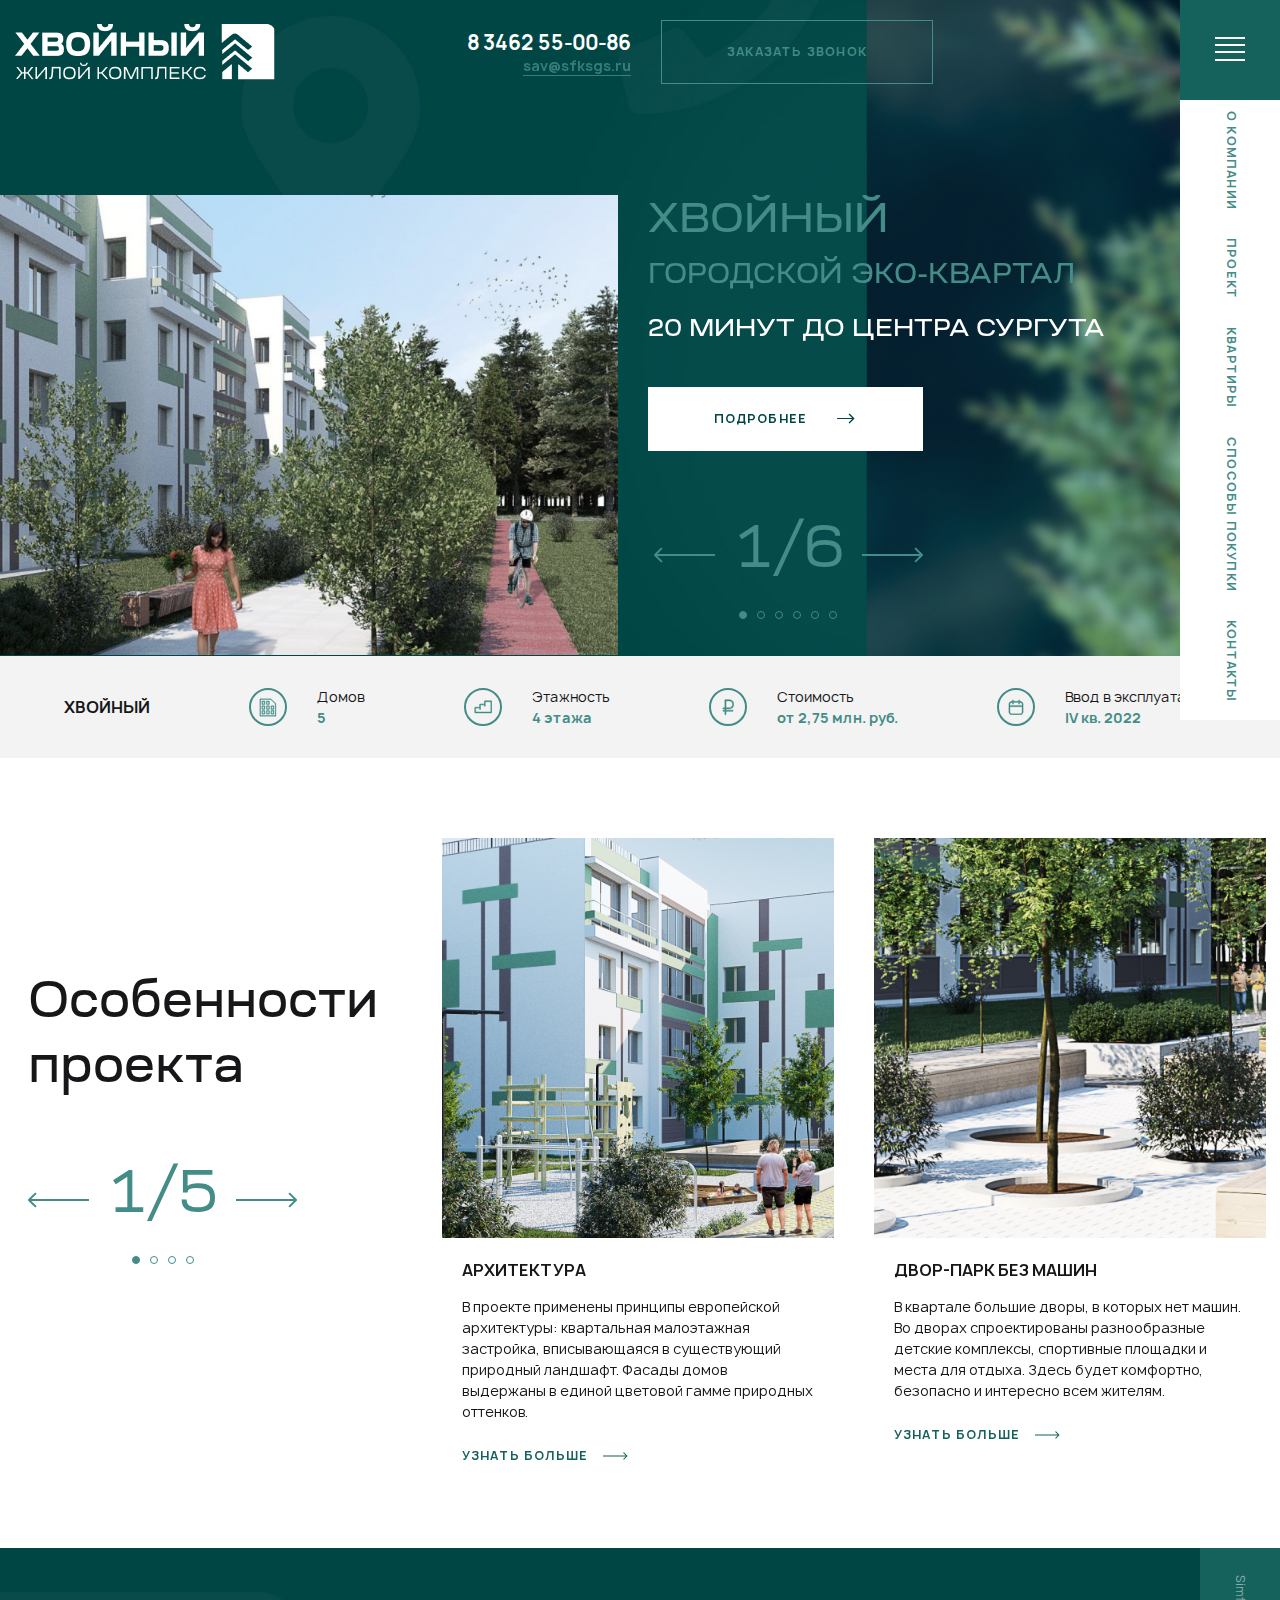
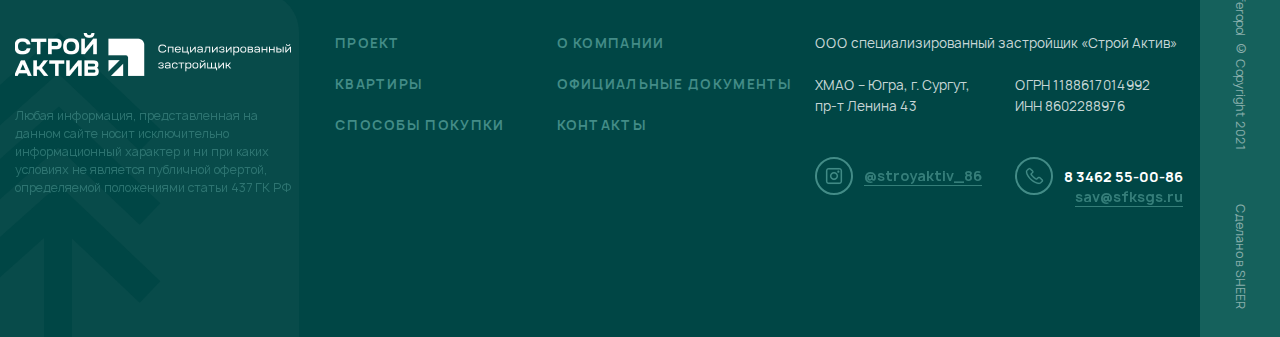
<file: index.html>
<!DOCTYPE html>
<!--[if lt IE 7]><html lang="ru" class="lt-ie9 lt-ie8 lt-ie7"><![endif]-->
<!--[if IE 7]><html lang="ru" class="lt-ie9 lt-ie8"><![endif]-->
<!--[if IE 8]><html lang="ru" class="lt-ie9"><![endif]-->
<!--[if gt IE 8]><!-->
<html lang="ru">
<!--<![endif]-->
<head>
	<meta charset="utf-8" />
	<title>Заголовок</title>
	<meta name="description" content="" />
	<meta http-equiv="X-UA-Compatible" content="IE=edge" />
	<meta name="viewport" content="width=device-width, initial-scale=1.0" />
	<meta name="format-detection" content="telephone=no" />
	<link rel="shortcut icon" href="favicon.png" />
	<link rel="stylesheet" href="libs/bootstrap/bootstrap-grid.css" />
	<link rel="stylesheet" href="libs/fontawesome-free-5.12.0-web/css/all.min.css" />
	<link rel="stylesheet" href="libs/fancybox/jquery.fancybox.css" />
	<link rel="stylesheet" href="libs/slick-1.5.9/slick/slick.css" />
	<link rel="stylesheet" href="libs/slick-1.5.9/slick/slick-theme.css" />
	<link rel="stylesheet" href="libs/ion.rangeSlider-master/css/ion.rangeSlider.min.css" />
	<link rel="stylesheet" href="css/fonts.css" />
	<link rel="stylesheet" href="css/main.css?ver=1.1" />
	<link rel="stylesheet" href="css/media.css?ver=1.1" />
</head>
<body>

	<div class="wrapper">

		<header class="header">
			<div class="container-fluid">
				<div class="header__wrap">
					<a href="#" class="logo">
						<img src="img/logo.svg" alt="alt">
					</a>
					<div class="header-center">
						<div class="header-center__left">
							<a href="tel:83462550086" class="phone-main">8 3462 55-00-86</a>
							<a href="mailto:sav@sfksgs.ru" class="link-page">sav@sfksgs.ru </a>
						</div>
						<a href="#modal-callback" class="btn-main btn-main_transparent fancybox">Заказать звонок</a>
					</div>
					<span class="btn_nav">
						<span class='sandwich'>
							<span class='sw-topper'></span>
							<span class='sw-bottom'></span>
							<span class='sw-footer'></span>
							<span class='sw-down'></span>
						</span>
					</span>
				</div>
				<div class="menu-wrap">
					<ul class="menu">
						<li><a href="#">О компании</a></li>
						<li><a href="#">проект</a></li>
						<li><a href="#">Квартиры</a></li>
						<li><a href="#">Способы покупки</a></li>
						<li><a href="#">контакты</a></li>
					</ul>
				</div>
			</div>
		</header>

		<section class="billbord">
			<div class="container-fluid">
				<ul class="slider-billbord">
					<li>
						<div class="slide-billbord">
							<div class="row">
								<div class="col-lg-6">
									<div class="slide-billbord__image">
										<img src="img/slide_billbord1.jpg" alt="alt">
									</div>
								</div>
								<div class="col-lg-6">
									<div class="slide-billbord__right">
										<div class="title-big">
											<div>Хвойный</div> 
											<div>Городской эко-квартал</div> 
											<div>20 минут до центра Сургута</div>
										</div>
										<a href="#" class="btn-main">Подробнее <i class="fal fa-long-arrow-right"></i></a>
									</div>
								</div>
							</div>
						</div>
					</li>
					<li>
						<div class="slide-billbord">
							<div class="row">
								<div class="col-lg-6">
									<div class="slide-billbord__image">
										<img src="img/slide_billbord1.jpg" alt="alt">
									</div>
								</div>
								<div class="col-lg-6">
									<div class="slide-billbord__right">
										<div class="title-big">
											<div>Хвойный</div> 
											<div>Городской эко-квартал</div> 
											<div>20 минут до центра Сургута</div>
										</div>
										<a href="#" class="btn-main">Подробнее <i class="fal fa-long-arrow-right"></i></a>
									</div>
								</div>
							</div>
						</div>
					</li>
					<li>
						<div class="slide-billbord">
							<div class="row">
								<div class="col-lg-6">
									<div class="slide-billbord__image">
										<img src="img/slide_billbord1.jpg" alt="alt">
									</div>
								</div>
								<div class="col-lg-6">
									<div class="slide-billbord__right">
										<div class="title-big">
											<div>Хвойный</div> 
											<div>Городской эко-квартал</div> 
											<div>20 минут до центра Сургута</div>
										</div>
										<a href="#" class="btn-main">Подробнее <i class="fal fa-long-arrow-right"></i></a>
									</div>
								</div>
							</div>
						</div>
					</li>
					<li>
						<div class="slide-billbord">
							<div class="row">
								<div class="col-lg-6">
									<div class="slide-billbord__image">
										<img src="img/slide_billbord1.jpg" alt="alt">
									</div>
								</div>
								<div class="col-lg-6">
									<div class="slide-billbord__right">
										<div class="title-big">
											<div>Хвойный</div> 
											<div>Городской эко-квартал</div> 
											<div>20 минут до центра Сургута</div>
										</div>
										<a href="#" class="btn-main">Подробнее <i class="fal fa-long-arrow-right"></i></a>
									</div>
								</div>
							</div>
						</div>
					</li>
					<li>
						<div class="slide-billbord">
							<div class="row">
								<div class="col-lg-6">
									<div class="slide-billbord__image">
										<img src="img/slide_billbord1.jpg" alt="alt">
									</div>
								</div>
								<div class="col-lg-6">
									<div class="slide-billbord__right">
										<div class="title-big">
											<div>Хвойный</div> 
											<div>Городской эко-квартал</div> 
											<div>20 минут до центра Сургута</div>
										</div>
										<a href="#" class="btn-main">Подробнее <i class="fal fa-long-arrow-right"></i></a>
									</div>
								</div>
							</div>
						</div>
					</li>
					<li>
						<div class="slide-billbord">
							<div class="row">
								<div class="col-lg-6">
									<div class="slide-billbord__image">
										<img src="img/slide_billbord1.jpg" alt="alt">
									</div>
								</div>
								<div class="col-lg-6">
									<div class="slide-billbord__right">
										<div class="title-big">
											<div>Хвойный</div> 
											<div>Городской эко-квартал</div> 
											<div>20 минут до центра Сургута</div>
										</div>
										<a href="#" class="btn-main">Подробнее <i class="fal fa-long-arrow-right"></i></a>
									</div>
								</div>
							</div>
						</div>
					</li>
				</ul>
				<div class="bottom-slider">
					<div class="row">
						<div class="col-lg-6 offset-lg-6">
							<div class="slider-controls">
								<div class="slider-count"></div>
							</div>
						</div>
					</div>
				</div>
			</div>
		</section>

		<div class="info-line">
			<div class="container-fluid">
				<div class="info-line__wrap">
					<div class="title-small">Хвойный</div>
					<div class="item-icon">
						<div class="icon-main">
							<img src="img/ic1.svg" alt="alt">
						</div>
						<div class="item-icon__content">
							<p>Домов</p>
							<strong>5</strong>
						</div>
					</div>
					<div class="item-icon">
						<div class="icon-main">
							<img src="img/ic2.svg" alt="alt">
						</div>
						<div class="item-icon__content">
							<p>Этажность</p>
							<strong>4 этажа</strong>
						</div>
					</div>
					<div class="item-icon">
						<div class="icon-main">
							<img src="img/ic3.svg" alt="alt">
						</div>
						<div class="item-icon__content">
							<p>Стоимость</p>
							<strong>от 2,75 млн. руб.</strong>
						</div>
					</div>
					<div class="item-icon">
						<div class="icon-main">
							<img src="img/ic4.svg" alt="alt">
						</div>
						<div class="item-icon__content">
							<p>Ввод в эксплуатацию</p>
							<strong>IV кв. 2022</strong>
						</div>
					</div>
				</div>
			</div>
		</div>

		<section class="advantages">
			<div class="container-fluid">
				<div class="row">
					<div class="col-lg-4">
						<div class="left-slider">
							<h2 class="title-section">Особенности проекта</h2>
							<div class="bottom-slider">
								<div class="slider-controls">
									<div class="slider-count"></div>
								</div>
							</div>
						</div>
					</div>
					<div class="col-lg-8">
						<ul class="slider-advantages">
							<li>
								<div class="item-blog">
									<a href="#" class="item-blog__image">
										<img src="img/blog1.jpg" alt="alt">
									</a>
									<div class="item-blog__content">
										<a href="#" class="title-small">Архитектура</a>
										<p>В проекте применены принципы европейской архитектуры: квартальная малоэтажная застройка, вписывающаяся в существующий природный ландшафт. Фасады домов выдержаны в единой цветовой гамме природных оттенков.</p>
										<a href="#" class="link-more">Узнать больше <img src="img/arrow_min.svg" alt="alt"></a>
									</div>
								</div>
							</li>
							<li>
								<div class="item-blog">
									<a href="#" class="item-blog__image">
										<img src="img/blog2.jpg" alt="alt">
									</a>
									<div class="item-blog__content">
										<a href="#" class="title-small">Двор-парк без машин</a>
										<p>В квартале большие дворы, в которых нет машин. Во дворах спроектированы разнообразные детские комплексы, спортивные площадки и места для отдыха. Здесь будет комфортно, безопасно и интересно всем жителям.</p>
										<a href="#" class="link-more">Узнать больше <img src="img/arrow_min.svg" alt="alt"></a>
									</div>
								</div>
							</li>
							<li>
								<div class="item-blog">
									<a href="#" class="item-blog__image">
										<img src="img/blog3.jpg" alt="alt">
									</a>
									<div class="item-blog__content">
										<a href="#" class="title-small">Авторские холлы</a>
										<p>В домах современные и просторные холлы. Вход в подъезд безбарьерный, а двери с элементами остекления. В отделке используются качественные отделочные материалы: керамогранит, камень и дерево</p>
										<a href="#" class="link-more">Узнать больше <img src="img/arrow_min.svg" alt="alt"></a>
									</div>
								</div>
							</li>
							<li>
								<div class="item-blog">
									<a href="#" class="item-blog__image">
										<img src="img/blog4.jpg" alt="alt">
									</a>
									<div class="item-blog__content">
										<a href="#" class="title-small">Безопасность</a>
										<p>Территория квартала закрыта от машин и посторонних. Вход только для жителей. Территория квартала огорожена, а на въезде – шлагбаум. По периметру домов, во дворе и в холлах будут установлены камеры видеонаблюдения.</p>
										<a href="#" class="link-more">Узнать больше <img src="img/arrow_min.svg" alt="alt"></a>
									</div>
								</div>
							</li>
							<li>
								<div class="item-blog">
									<a href="#" class="item-blog__image">
										<img src="img/blog5.jpg" alt="alt">
									</a>
									<div class="item-blog__content">
										<a href="#" class="title-small">20 вариантов планировок</a>
										<p>Предлагается 20 вариантов планировочных решений квартир с одной или несколькими спальнями. Можно выбрать планировку от застройщика или спроектиовать собственный вариант.</p>
										<a href="#" class="link-more">Узнать больше <img src="img/arrow_min.svg" alt="alt"></a>
									</div>
								</div>
							</li>
						</ul>
					</div>
				</div>
				<div class="bottom-mobile">
					<a href="#" class="btn-main btn-main_page">выбрать квартиру</a>
				</div>
			</div>
		</section>

		<section class="faq section-mobile">
			<div class="container">
				<h2 class="title-section">Способы покупки</h2>
				<div class="item-question">
					<div class="item-question__head">Ипотека <img src="img/ic_down.svg" alt="alt"></div>
					<div class="item-question__content">
						<p>100% оплата - это оплата за счет собственных средств клиента без участия заемных (кредитных) средств.</p>
					</div>
				</div>
				<div class="item-question active">
					<div class="item-question__head">100% оплата <img src="img/ic_down.svg" alt="alt"></div>
					<div class="item-question__content" style="display: block;">
						<p>100% оплата - это оплата за счет собственных средств клиента без участия заемных (кредитных) средств.</p>
					</div>
				</div>
				<div class="item-question">
					<div class="item-question__head">Рассрочка <img src="img/ic_down.svg" alt="alt"></div>
					<div class="item-question__content">
						<p>100% оплата - это оплата за счет собственных средств клиента без участия заемных (кредитных) средств.</p>
					</div>
				</div>
				<div class="item-question">
					<div class="item-question__head">Материнский капитал <img src="img/ic_down.svg" alt="alt"></div>
					<div class="item-question__content">
						<p>100% оплата - это оплата за счет собственных средств клиента без участия заемных (кредитных) средств.</p>
					</div>
				</div>
			</div>
		</section>

		<section class="registraton-section section-mobile">
			<div class="container">
				<h2 class="title-section">Запись на экскурсию</h2>
				<div class="descr-title">Ждем вас в офисе продаж на объекте, с радостью ответим на все ваши вопросы</div>
				<form>
					<div class="item-form">
						<input type="text" placeholder="Ваше имя" required="required">
					</div>
					<div class="item-form">
						<input type="text" placeholder="Телефон" class="input-phone" required="required">
					</div>
					<button class="btn-main btn-main_page">записаться</button>
				</form>
			</div>
		</section>

		<footer class="footer">
			<div class="container">
				<div class="row">
					<div class="col-lg-3 footer__left">
						<a href="#" class="logo">
							<img src="img/logo2.png" alt="alt">
						</a>
						<div class="footer__text">
							<p>Любая информация, представленная на данном сайте носит исключительно информационный характер и ни при каких условиях не является публичной офертой, определяемой положениями статьи 437 ГК РФ</p>
						</div>
					</div>
					<div class="col-lg-5">
						<ul class="footer__nav">
							<li><a href="#">Проект</a></li>
							<li><a href="#">Квартиры</a></li>
							<li><a href="#">Способы покупки</a></li>
							<li><a href="#">О КОМПАНИИ</a></li>
							<li><a href="#">Официальные документы</a></li>
							<li><a href="#">Контакты</a></li>
						</ul>
					</div>
					<div class="col-lg-4 footer__right">
						<p>ООО специализированный застройщик «Строй Актив»</p>
						<br>
						<div class="row">
							<div class="col-6">
								<p>ХМАО – Югра, г. Сургут, <br>пр-т Ленина 43</p>
							</div>
							<div class="col-6">
								<div class="requisites">
									<p>ОГРН 1188617014992</p>
									<p>ИНН 8602288976</p>
								</div>
							</div>
						</div>
						<div class="row row__footer-bottom">
							<div class="col-md-6">
								<a href="#" class="contact-item">
									<span class="icon-main">
										<img src="img/ic_insta.svg" alt="alt">
									</span>
									<span class="link-page">@stroyaktiv_86</span>
								</a>
							</div>
							<div class="col-md-6">
								<div class="wrap-cont">
									<a href="#" class="contact-item">
										<span class="icon-main">
											<img src="img/ic_phone.svg" alt="alt">
										</span>
										<span class="phone-main">8 3462 55-00-86</span>
									</a>
									<div class="bottom-email">
										<a href="mailto:sav@sfksgs.ru" class="link-page">sav@sfksgs.ru</a>
									</div>
								</div>
							</div>
						</div>
					</div>
				</div>
			</div>
			<div class="footer__bottom">
				<ul class="footer__menu">
					<li>Simferopol © Copyright 2021</li>
					<li>Сделано в SHEER</li>
				</ul>
			</div>
		</footer>
		
	</div>

	<div id="modal-reservation" class="modal-block">
		<div class="modal-wrap">
			<div class="title-modal">1К, Дом 1, 49,65 м<sup>2</sup></div>
			<div class="row">
				<div class="col-lg-8">
					<div class="block-modal">
						<div class="block-modal__features">
							<div class="feature-line">
								<span>Этаж:</span>
								<strong>4 из 4</strong>
							</div>
							<div class="feature-line">
								<span>Площадь:</span>
								<strong>49,65 м²</strong>
							</div>
							<div class="feature-line">
								<span>Срок сдачи:</span>
								<strong> 4 кв 2022 года</strong>
							</div>
							<div class="feature-line feature-line_price">
								<span>Стоимость:</span>
								<strong class="feature-line__price">18 000 000 ₽</strong>
							</div>
						</div>
						<div class="block-modal__image">
							<img src="img/modal_img1.jpg" alt="alt">
						</div>
						<ul class="tags-catalog">
							<li><a href="#">видовая</a></li>
							<li><a href="#">высокие потолки</a></li>
							<li><a href="#">панорамные окна</a></li>
						</ul>
					</div>
				</div>
				<div class="col-lg-4">
					<div class="modal-form">
						<div class="title-form">Заявка <br>на болнирование</div>
						<form>
							<div class="item-form">
								<input type="text" placeholder="Ваше имя" required="required">
							</div>
							<div class="item-form">
								<input type="text" placeholder="Телефон" class="input-phone" required="required">
							</div>
							<div class="agree-form">Нажимая на кнопку, вы принимаете политику конфиденциальности и даете согласие на обработку персональных данных</div>
							<button class="btn-main btn-main_page">Забронировать квартиру</button>
						</form>
					</div>
				</div>
			</div>
		</div>
	</div>

	<div id="modal-callback" class="modal-block">
		<div class="modal-wrap modal-wrap_min">
			<div class="title-form">Получить консультацию</div>
			<div class="modal-form">
				<form>
					<div class="item-form">
						<input type="text" placeholder="Ваше имя" required="required">
					</div>
					<div class="item-form">
						<input type="text" placeholder="Телефон" class="input-phone" required="required">
					</div>
					<div class="agree-form">Нажимая на кнопку, вы принимаете политику конфиденциальности и даете согласие на обработку персональных данных</div>
					<button class="btn-main btn-main_page">отправить заявку</button>
				</form>
			</div>
		</div>
	</div>

	<!--[if lt IE 9]> 
	<script src="libs/html5shiv/es5-shim.min.js"></script>
	<script src="libs/html5shiv/html5shiv.min.js"></script>
	<script src="libs/html5shiv/html5shiv-printshiv.min.js"></script>
	<script src="libs/respond/respond.min.js"></script>
<![endif]-->
<script src="libs/jquery/jquery-1.11.1.min.js"></script>
<script src="libs/jquery-mousewheel/jquery.mousewheel.min.js"></script>
<script src="libs/fancybox/jquery.fancybox.pack.js"></script>
<script src="libs/slick-1.5.9/slick/slick.min.js"></script>
<script src="libs/scroll2id/PageScroll2id.min.js"></script>
<script src="libs/mask/jquery.maskedinput.js"></script>
<script src="libs/ion.rangeSlider-master/js/ion.rangeSlider.min.js"></script>
<script src="libs/jQueryFormStyler-master/jquery.formstyler.min.js"></script>
<script src="js/common.js?ver=1.1"></script>
<!-- Yandex.Metrika counter --><!-- /Yandex.Metrika counter -->
<!-- Google Analytics counter --><!-- /Google Analytics counter -->
</body>
</html>
</file>
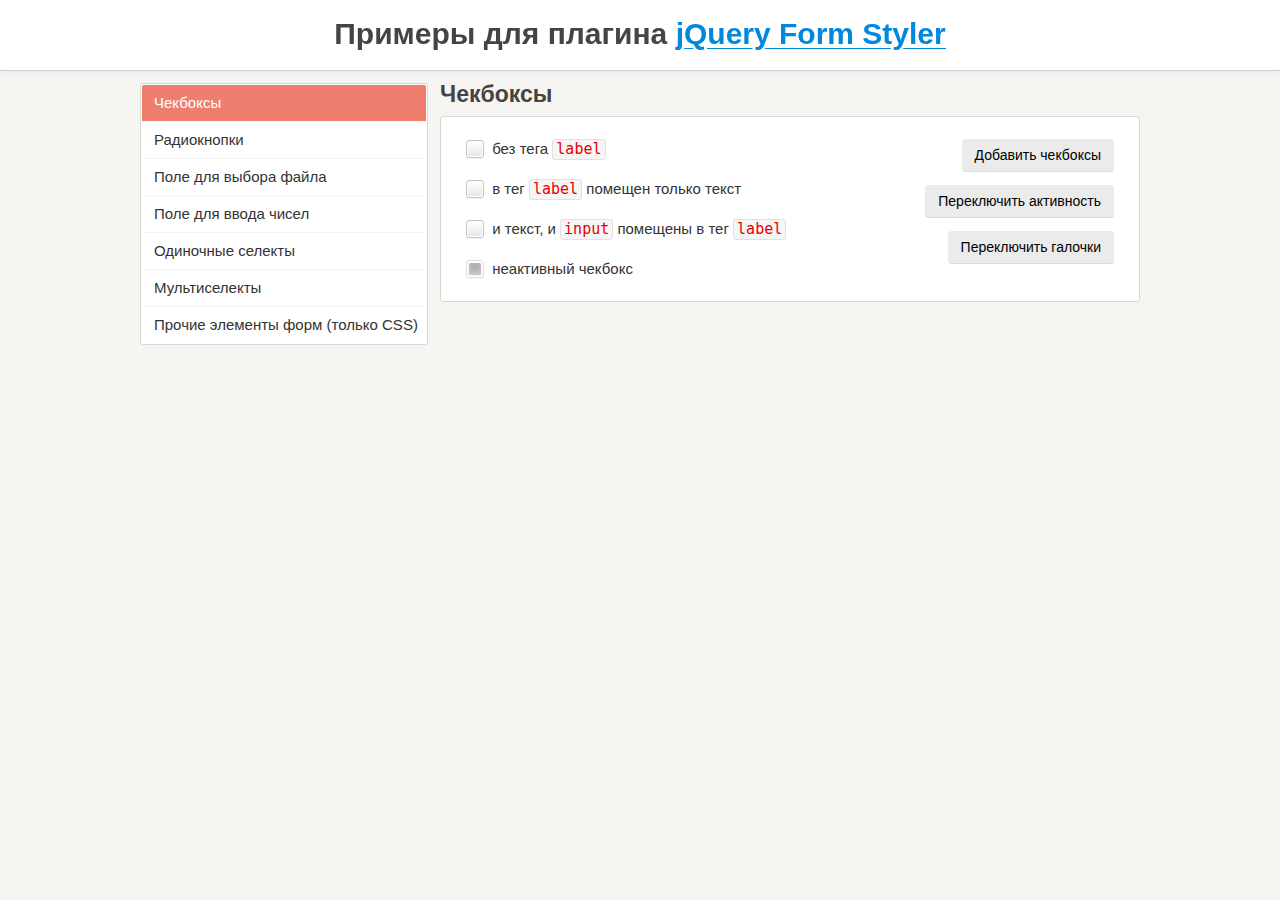
<file: libs/jQueryFormStyler-master/demo/index.html>
<!DOCTYPE html>
<html>
<head>
	<meta charset="utf-8" />
	<meta name="viewport" content="width=device-width, initial-scale=1.0" />
	<title>Примеры для плагина jQuery Form Styler</title>
	<link href="demo.css" rel="stylesheet" />
	<link href="../jquery.formstyler.css" rel="stylesheet" />
	<script src="http://ajax.googleapis.com/ajax/libs/jquery/1.11.3/jquery.min.js"></script>
	<script src="../jquery.formstyler.js"></script>
	<script>
		(function($) {
		$(function() {
			$('input, select').styler({
				selectSearch: true
			});
		});
		})(jQuery);
	</script>
	<script src="demo.js"></script>
</head>

<body>

<h1>Примеры для плагина <a href="http://dimox.name/jquery-form-styler/">jQuery Form Styler</a></h1>

<form method="post">
<div class="wrapper">

	<ul class="menu">
		<li class="current" data-hash="checkbox">Чекбоксы</li>
		<li data-hash="radio">Радиокнопки</li>
		<li data-hash="file">Поле для выбора файла</li>
		<li data-hash="number">Поле для ввода чисел</li>
		<li data-hash="select">Одиночные селекты</li>
		<li data-hash="multiselect">Мультиселекты</li>
		<li data-hash="css">Прочие элементы форм (только CSS)</li>
	</ul>

	<div class="content">

		<div class="box visible">
			<h2>Чекбоксы</h2>

			<div class="section lh">
				<div class="buttons">
					<button type="submit" class="button  add-checkbox">Добавить чекбоксы</button>
					<button type="submit" class="button  disable-input">Переключить активность</button>
					<button type="submit" class="button  check">Переключить галочки</button>
				</div>
				<input type="checkbox" /> без тега <code>label</code><br />
				<span id="r"><input type="checkbox" id="checkbox1" /></span> <label for="checkbox1"> в тег <code>label</code> помещен только текст</label><br />
				<label><input type="checkbox" /> и текст, и <code>input</code> помещены в тег <code>label</code></label><br />
				<label><input type="checkbox" disabled checked /> неактивный чекбокс</label>
			</div><!-- .section -->
		</div><!-- .box -->

		<div class="box">
			<h2>Радиокнопки</h2>

			<div class="section lh">
				<div class="buttons">
					<button type="submit" class="button  add-radio">Добавить радиокнопки</button>
					<button type="submit" class="button  disable-input">Переключить активность</button>
				</div>
				<input type="radio" name="radio" /> без тега <code>label</code><br />
				<input type="radio" name="radio" id="radio1" /> <label for="radio1"> в тег <code>label</code> помещен только текст</label><br />
				<label><input type="radio" name="radio" /> и текст, и <code>input</code> помещены в тег <code>label</code></label><br />
				<label><input type="radio" name="radio" disabled /> неактивная радиокнопка</label>
			</div><!-- .section -->
		</div><!-- .box -->

		<div class="box">
			<h2>Поле для выбора файла</h2>

			<div class="section">
				<div class="buttons">
					<button type="submit" class="button  add-file">Добавить поле</button>
					<button type="submit" class="button  disable-input">Переключить активность</button>
				</div>
				<input type="file" />
			</div><!-- .section -->
		</div><!-- .box -->

		<div class="box">
			<h2>Поле для ввода чисел</h2>

			<div class="section">
				<div class="buttons">
					<button type="submit" class="button  add-number">Добавить поле</button>
					<button type="submit" class="button  disable-input">Переключить активность</button>
				</div>
				<p>Поле без атрибутов.</p>
				<input type="number" />
			</div><!-- .section -->

			<div class="section">
				<p>Поле с атрибутами <code>min="0" max="100" step="5"</code>.</p>
				<input type="number" min="0" max="100" step="5" />
			</div><!-- .section -->

			<div class="section  number-plus-minus">
			<p>Другой вид переключателей.</p>
				<input type="number" />
			</div><!-- .section -->
		</div><!-- .box -->

		<div class="box">

			<h2>Одиночные селекты</h2>

			<p style="color: #43C617">По умолчанию ширина селекта на этой странице установлена 250 пикселей.</p>

			<div class="section">
				<div class="buttons">
					<button type="submit" class="button  add-select">Добавить селект</button>
					<button type="submit" class="button  add-options">Добавить пункты в список</button>
					<button type="submit" class="button  disable-select">Переключить активность селекта</button>
					<button type="submit" class="button  disable-options">Переключить активность пунктов</button>
				</div>
				<p><strong>Простой селект</strong> с несколькими пунктами, <br />один из них неактивный.</p>
				<select>
					<option>-- Выберите --</option>
					<option>Пункт 1</option>
					<option>Пункт 2</option>
					<option disabled>Пункт 3</option>
					<option>Пункт 4</option>
					<option>Пункт 5</option>
				</select>
			</div><!-- .section -->

			<div class="section">

				<p>Селект <strong>без заданной ширины</strong>, имеющий пункт <strong>с длинным текстом</strong>.</p>
				<select class="width-auto">
					<option>-- Выберите --</option>
					<option>Пункт 1</option>
					<option>Пункт 2</option>
					<option>Какой-то пункт с очень-очень-очень длинным-длинным-длинным текстом</option>
					<option>Пункт 4</option>
					<option>Пункт 5</option>
				</select>

				<br /><br />

				<p>Селект <strong>с шириной 200 пикселей</strong>, имеющий пункт <strong>с длинным текстом</strong>.</p>
				<select class="width-200">
					<option>-- Выберите --</option>
					<option>Пункт 1</option>
					<option>Пункт 2</option>
					<option>Какой-то пункт с очень-очень-очень длинным-длинным-длинным текстом</option>
					<option>Пункт 4</option>
					<option>Пункт 5</option>
				</select>

			</div><!-- .section -->

			<div class="section">

				<div class="sec maxheight">
					<p>Выпадающий список этого селекта <br /><strong>органичен по высоте</strong>.</p>
					<select>
						<option>-- Выберите --</option>
						<option>Пункт 1</option>
						<option>Пункт 2</option>
						<option>Пункт 3</option>
						<option>Пункт 4</option>
						<option>Пункт 5</option>
						<option>Пункт 6</option>
						<option>Пункт 7</option>
						<option>Пункт 8</option>
						<option>Пункт 9</option>
						<option>Пункт 10</option>
						<option>Пункт 11</option>
						<option>Пункт 12</option>
						<option>Пункт 13</option>
						<option>Пункт 14</option>
						<option>Пункт 15</option>
						<option>Пункт 16</option>
						<option>Пункт 17</option>
						<option>Пункт 18</option>
						<option>Пункт 19</option>
						<option>Пункт 20</option>
						<option>Пункт 21</option>
						<option>Пункт 22</option>
						<option>Пункт 23</option>
						<option>Пункт 24</option>
						<option>Пункт 25</option>
						<option>Пункт 26</option>
						<option>Пункт 27</option>
						<option>Пункт 28</option>
						<option>Пункт 29</option>
						<option>Пункт 30</option>
					</select>
				</div><!-- .sec -->

				<div class="sec">
					<p>Селект <strong>с длинным списком</strong>, не ограниченным максимальной высотой.</p>
					<select>
						<option>-- Выберите --</option>
						<option>Пункт 1</option>
						<option>Пункт 2</option>
						<option>Пункт 3</option>
						<option>Пункт 4</option>
						<option>Пункт 5</option>
						<option>Пункт 6</option>
						<option>Пункт 7</option>
						<option>Пункт 8</option>
						<option>Пункт 9</option>
						<option>Пункт 10</option>
						<option>Пункт 11</option>
						<option>Пункт 12</option>
						<option>Пункт 13</option>
						<option>Пункт 14</option>
						<option>Пункт 15</option>
						<option>Пункт 16</option>
						<option>Пункт 17</option>
						<option>Пункт 18</option>
						<option>Пункт 19</option>
						<option>Пункт 20</option>
						<option>Пункт 21</option>
						<option>Пункт 22</option>
						<option>Пункт 23</option>
						<option>Пункт 24</option>
						<option>Пункт 25</option>
						<option>Пункт 26</option>
						<option>Пункт 27</option>
						<option>Пункт 28</option>
						<option>Пункт 29</option>
						<option>Пункт 30</option>
						<option>Пункт 31</option>
						<option>Пункт 32</option>
						<option>Пункт 33</option>
						<option>Пункт 34</option>
						<option>Пункт 35</option>
						<option>Пункт 36</option>
						<option>Пункт 37</option>
						<option>Пункт 38</option>
						<option>Пункт 39</option>
						<option>Пункт 40</option>
						<option>Пункт 41</option>
						<option>Пункт 42</option>
						<option>Пункт 43</option>
						<option>Пункт 44</option>
						<option>Пункт 45</option>
						<option>Пункт 46</option>
						<option>Пункт 47</option>
						<option>Пункт 48</option>
						<option>Пункт 49</option>
						<option>Пункт 50</option>
						<option>Пункт 51</option>
						<option>Пункт 52</option>
						<option>Пункт 53</option>
						<option>Пункт 54</option>
						<option>Пункт 55</option>
						<option>Пункт 56</option>
						<option>Пункт 57</option>
						<option>Пункт 58</option>
						<option>Пункт 59</option>
						<option>Пункт 60</option>
						<option>Пункт 61</option>
						<option>Пункт 62</option>
						<option>Пункт 63</option>
						<option>Пункт 64</option>
						<option>Пункт 65</option>
						<option>Пункт 66</option>
						<option>Пункт 67</option>
						<option>Пункт 68</option>
						<option>Пункт 69</option>
						<option>Пункт 70</option>
						<option>Пункт 71</option>
						<option>Пункт 72</option>
						<option>Пункт 73</option>
						<option>Пункт 74</option>
						<option>Пункт 75</option>
						<option>Пункт 76</option>
						<option>Пункт 77</option>
						<option>Пункт 78</option>
						<option>Пункт 79</option>
						<option>Пункт 80</option>
						<option>Пункт 81</option>
						<option>Пункт 82</option>
						<option>Пункт 83</option>
						<option>Пункт 84</option>
						<option>Пункт 85</option>
						<option>Пункт 86</option>
						<option>Пункт 87</option>
						<option>Пункт 88</option>
						<option>Пункт 89</option>
						<option>Пункт 90</option>
						<option>Пункт 91</option>
						<option>Пункт 92</option>
						<option>Пункт 93</option>
						<option>Пункт 94</option>
						<option>Пункт 95</option>
						<option>Пункт 96</option>
						<option>Пункт 97</option>
						<option>Пункт 98</option>
						<option>Пункт 99</option>
						<option>Пункт 100</option>
					</select>
				</div><!-- .sec -->

			</div><!-- .section -->

			<div class="section">

				<div class="sec">
					<p>Проверяем, правильное ли значение передается при изменении. У оригинального селекта прописано: <code>onchange="alert(this.value)"</code>.</p>
					<select onchange="alert(this.value)">
						<option>-- Выберите --</option>
						<option>Пункт 1</option>
						<option>Пункт 2</option>
						<option>Пункт 3</option>
						<option>Пункт 4</option>
						<option>Пункт 5</option>
					</select>
				</div><!-- .sec -->

				<div class="sec">
					<p>Селект <strong>с замещающим текстом</strong> (placeholder). Текст "-- Выберите --" задан не через тег <code>option</code>, а через атрибут <code>data-placeholder</code>.</p>
					<select data-placeholder="-- Выберите --">
						<option label="-"></option>
						<option>Пункт 1</option>
						<option>Пункт 2</option>
						<option>Пункт 3</option>
						<option>Пункт 4</option>
						<option>Пункт 5</option>
					</select>
				</div><!-- .sec -->

			</div><!-- .section -->

			<div class="section">

				<div class="sec">
					<p>Селект <strong>с группировкой пунктов</strong> <br />(используется тег <code>optgroup</code>), один из них неактивный.</p>
					<select>
						<option>-- Выберите --</option>
						<optgroup label="Группа 1">
							<option>Пункт 1.1</option>
							<option>Пункт 1.2</option>
							<option>Пункт 1.3</option>
						</optgroup>
						<optgroup label="Группа 2">
							<option>Пункт 2.1</option>
							<option disabled>Пункт 2.2</option>
							<option>Пункт 2.3</option>
						</optgroup>
					</select>
				</div><!-- .sec -->

				<div class="sec">
					<p>Селект с выделением групп <strong>разными цветами</strong> (указаны классы <code>.color1</code> и <code>.color2</code> для <code>optgroup</code>).</p>
					<select>
						<option>-- Выберите --</option>
						<optgroup label="Группа 1" class="color1">
							<option>Пункт 1.1</option>
							<option>Пункт 1.2</option>
							<option>Пункт 1.3</option>
						</optgroup>
						<optgroup label="Группа 2" class="color2">
							<option>Пункт 2.1</option>
							<option>Пункт 2.2</option>
							<option>Пункт 2.3</option>
						</optgroup>
					</select>
				</div><!-- .sec -->

			</div><!-- .section -->

			<div class="section">

				<div class="sec showChanged">
					<p>Показываем, что селект изменен, используя класс <code>.changed</code> (появляется зеленая обводка).</p>
					<select>
						<option>-- Выберите --</option>
						<option>Пункт 1</option>
						<option>Пункт 2</option>
						<option>Пункт 3</option>
						<option>Пункт 4</option>
						<option>Пункт 5</option>
					</select>
				</div><!-- .sec -->

				<div class="sec lang">
					<p>Класс, указаннный для <code>option</code>, передается свернутом селекту, благодаря чему мы в нем видим флаг.</p>
					<select>
						<option>-- Выберите язык --</option>
						<option class="lang-en">Английский</option>
						<option class="lang-es">Испанский</option>
						<option class="lang-de">Немецкий</option>
						<option class="lang-ru">Русский</option>
						<option class="lang-fr">Французский</option>
					</select>
				</div><!-- .sec -->

			</div><!-- .section -->

			<br /><br /><br /><br /><br /><br /><br /><br /><br /><br />

		</div><!-- .box -->

		<div class="box">

			<h2>Мультиселекты</h2>

			<div class="section">
				<div class="buttons">
					<button type="submit" class="button  add-select  multiple">Добавить селект</button>
					<button type="submit" class="button  add-options">Добавить пункты в список</button>
					<button type="submit" class="button  disable-select">Переключить активность селекта</button>
					<button type="submit" class="button  disable-options">Переключить активность пунктов</button>
				</div>
				<p><strong>Мультиселект</strong>, один из пунктов неактивный, <br />параметр <code>size</code> не указан.</p>
				<select multiple>
					<option>-- Выберите --</option>
					<option>Пункт 1</option>
					<option>Пункт 2</option>
					<option disabled>Пункт 3</option>
					<option>Пункт 4</option>
					<option>Пункт 5</option>
				</select>
			</div><!-- .section -->

			<div class="section">
				<p>Мультиселект <strong>с параметром</strong> <code>size</code> <strong>равным</strong> <code>6</code> и <strong>с заданной шириной</strong> (400 пикселей).</p>
				<select multiple size="6" class="width-400">
					<option>-- Выберите один или несколько пунктов --</option>
					<option>Пункт 1</option>
					<option>Пункт 2</option>
					<option>Пункт 3</option>
					<option>Пункт 4</option>
					<option>Пункт 5</option>
				</select>
			</div><!-- .section -->

			<div class="section">

				<div class="sec">
					<p>Мультиселект <strong>с группировкой пунктов</strong> (используется тег <code>optgroup</code>), один из них неактивный.</p>
					<select multiple size="9">
						<option>-- Выберите --</option>
						<optgroup label="Группа 1">
							<option>Пункт 1.1</option>
							<option>Пункт 1.2</option>
							<option>Пункт 1.3</option>
						</optgroup>
						<optgroup label="Группа 2">
							<option>Пункт 2.1</option>
							<option disabled>Пункт 2.2</option>
							<option>Пункт 2.3</option>
						</optgroup>
					</select>
				</div><!-- .sec -->

				<div class="sec">
					<p>Мультиселект с выделением групп <strong>разными цветами</strong> (указаны классы <code>.color1</code> и <code>.color2</code> для <code>optgroup</code>).</p>
					<select multiple size="9">
						<option>-- Выберите --</option>
						<optgroup label="Группа 1" class="color1">
							<option>Пункт 1.1</option>
							<option>Пункт 1.2</option>
							<option>Пункт 1.3</option>
						</optgroup>
						<optgroup label="Группа 2" class="color2">
							<option>Пункт 2.1</option>
							<option>Пункт 2.2</option>
							<option>Пункт 2.3</option>
						</optgroup>
					</select>
				</div><!-- .sec -->

			</div><!-- .section -->

		</div><!-- .box -->

		<div class="box">

			<h2>Прочие элементы форм (только CSS)</h2>

			<div class="section css">
				<p>Стилизация данных элементов <strong>не требует наличия плагина</strong>.</p>

				<input class="styler" type="text" size="60" placeholder="Однострочное текстовое поле..." /> <code>&lt;input type="text"></code>

				<input class="styler" type="password" size="60" placeholder="Поле для ввода пароля..." /> <code>&lt;input type="password"></code>

				<textarea class="styler" cols="60" rows="5" placeholder="Многострочное текстовое поле..."></textarea> <code>&lt;textarea>&lt;/textarea></code><br />

				<input class="styler" type="button" value="Кнопка" /> <code>&lt;input type="button"></code><br />

				<button class="styler" type="submit">Кнопка</button> <code>&lt;button>&lt;/button></code><br />

				<input class="styler" type="reset" value="Сброс" /> <code>&lt;input type="reset"></code><br />

				<input class="styler" type="button" value="Кнопка неактивная" disabled /> <code>&lt;input type="button" disabled></code><br />
				<button class="styler" type="submit" disabled>Кнопка неактивная</button> <code>&lt;button disabled>&lt;/button></code>

			</div><!-- .section -->

		</div><!-- .box -->

	</div><!-- .content -->

</div><!-- .wrapper -->
</form>

</body>
</html>
</file>
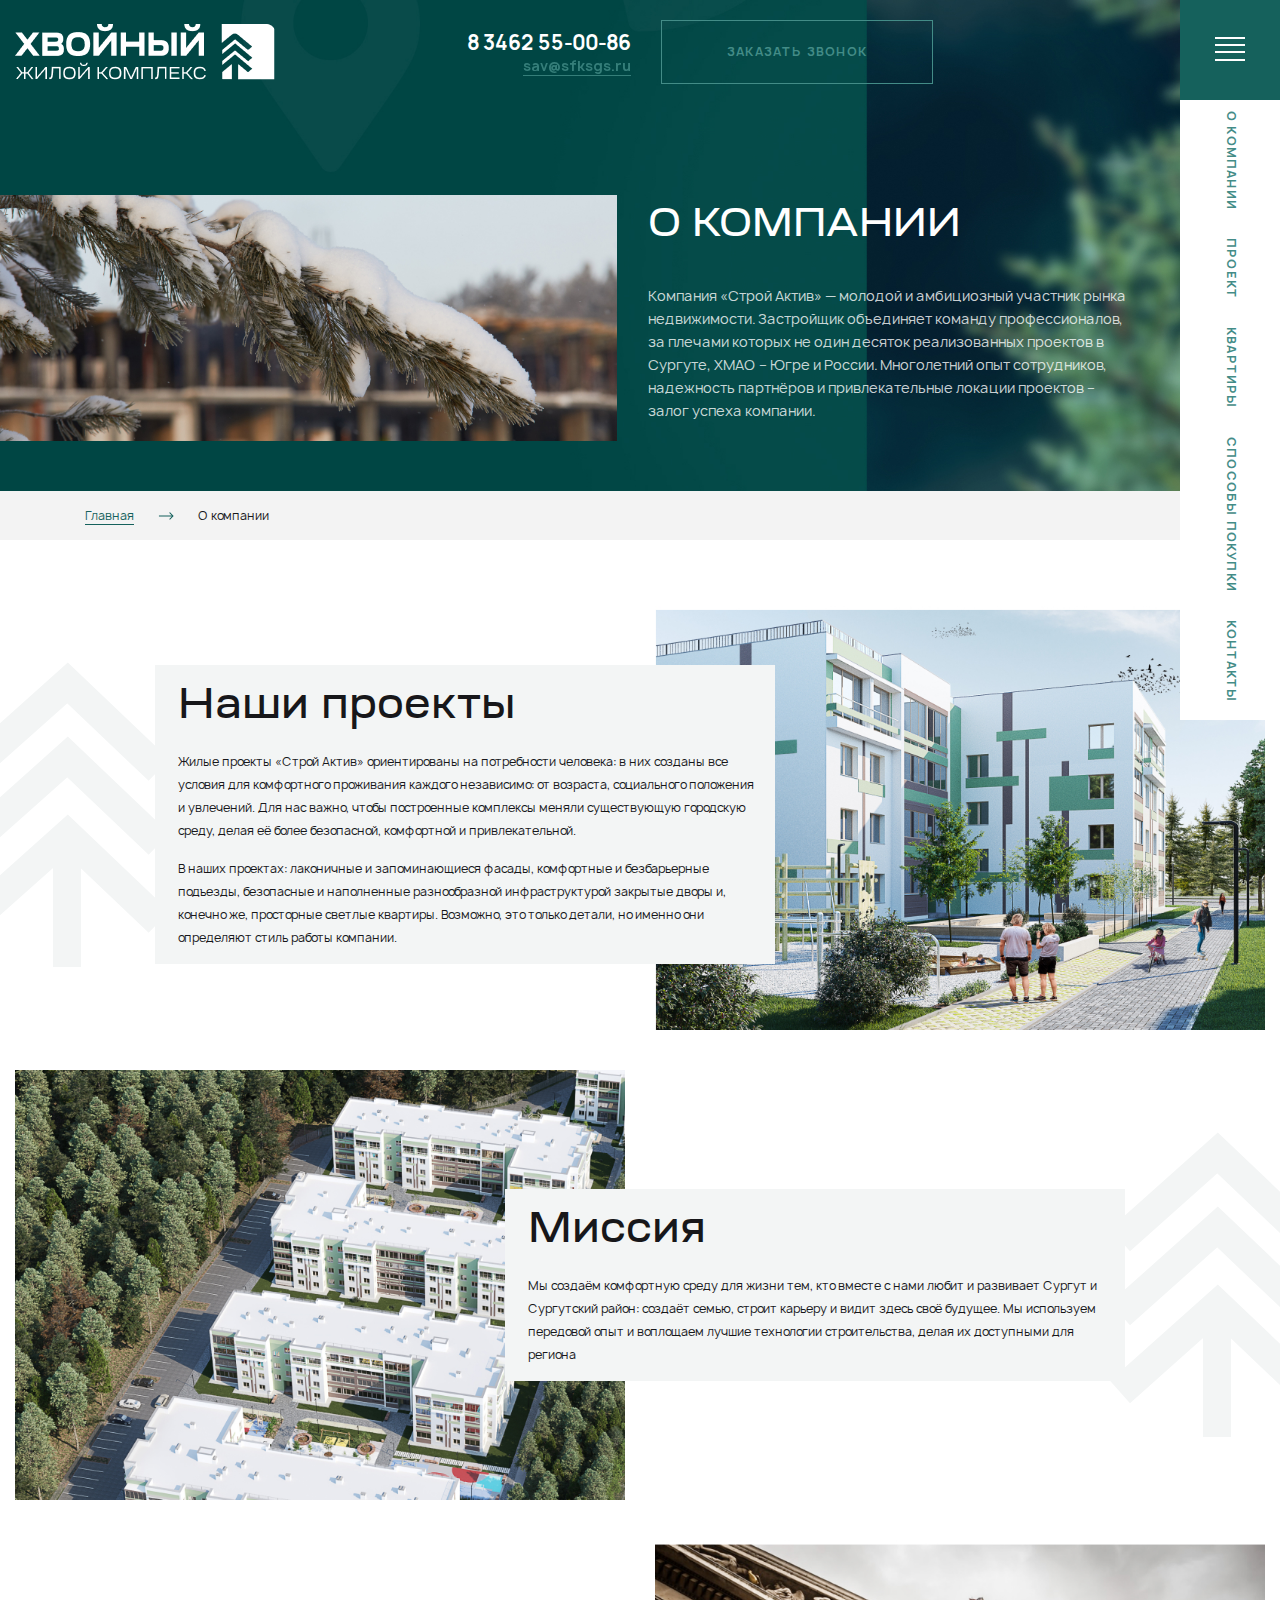
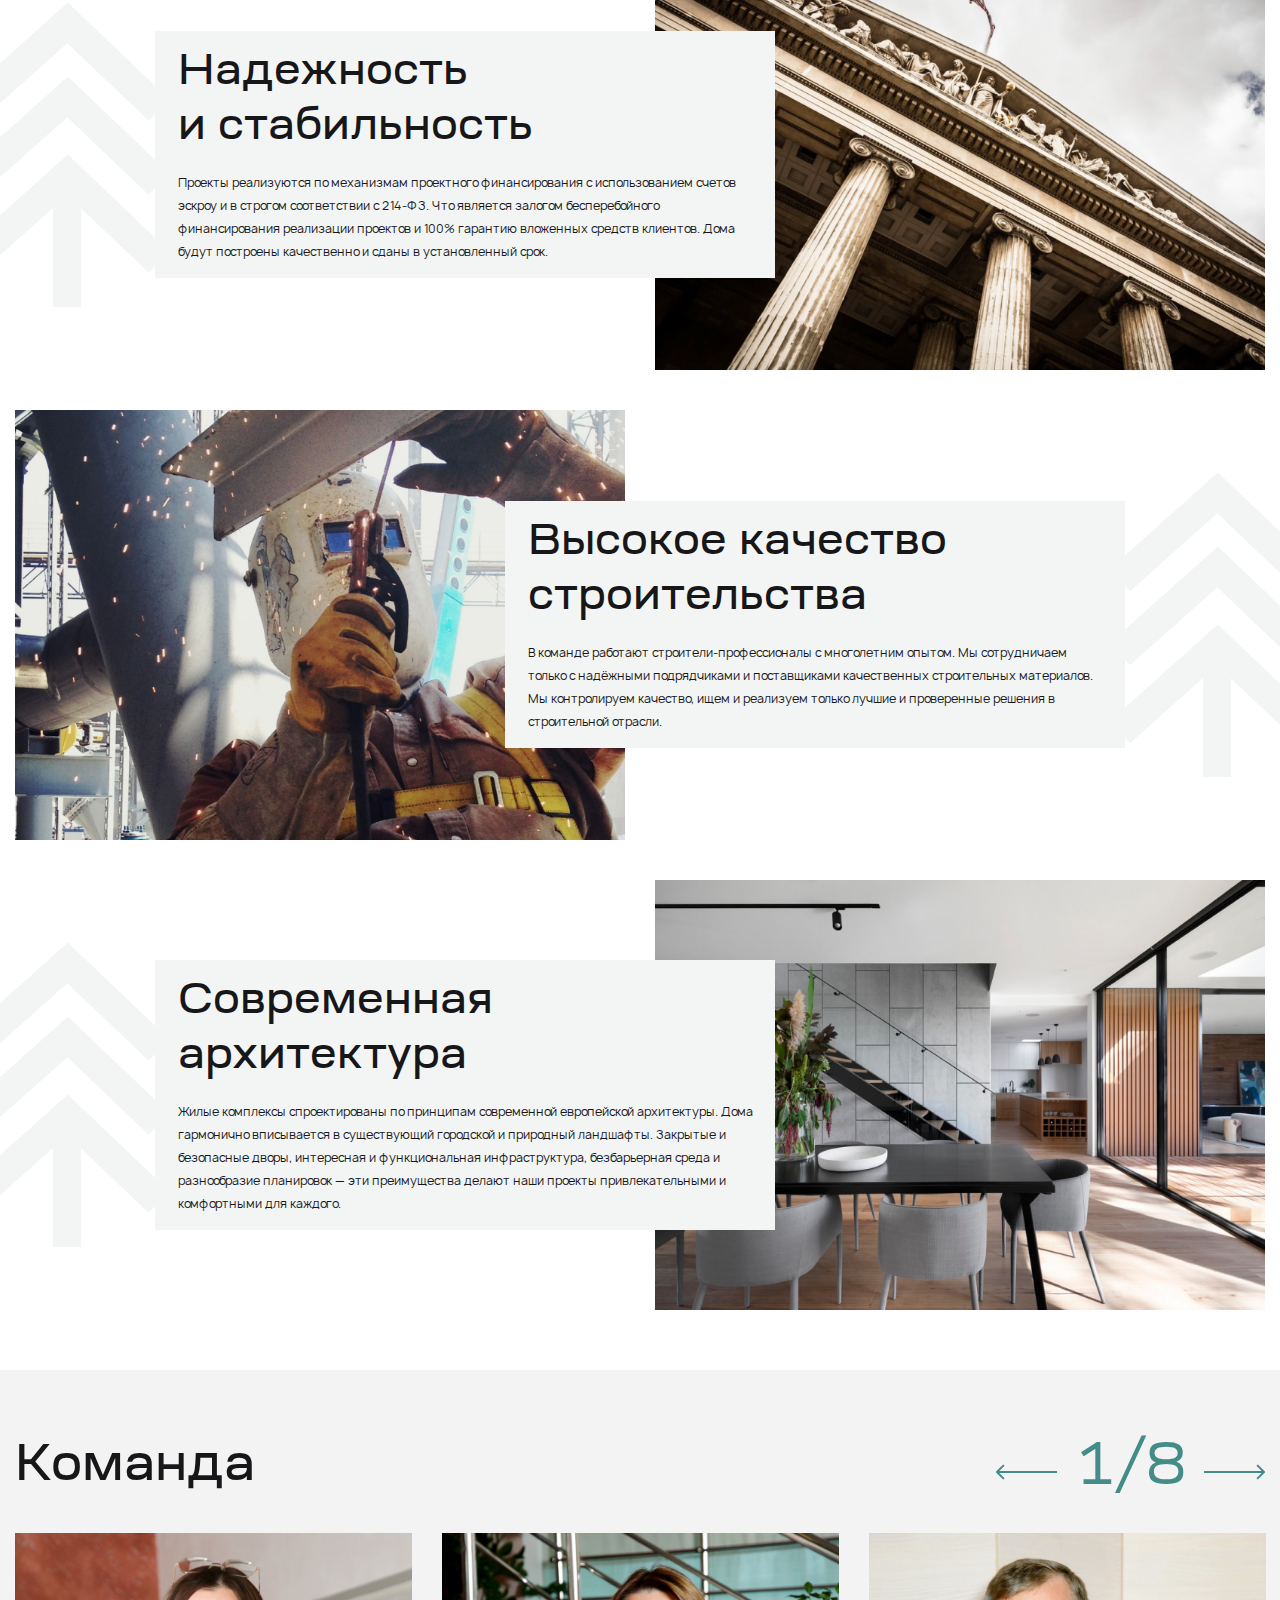
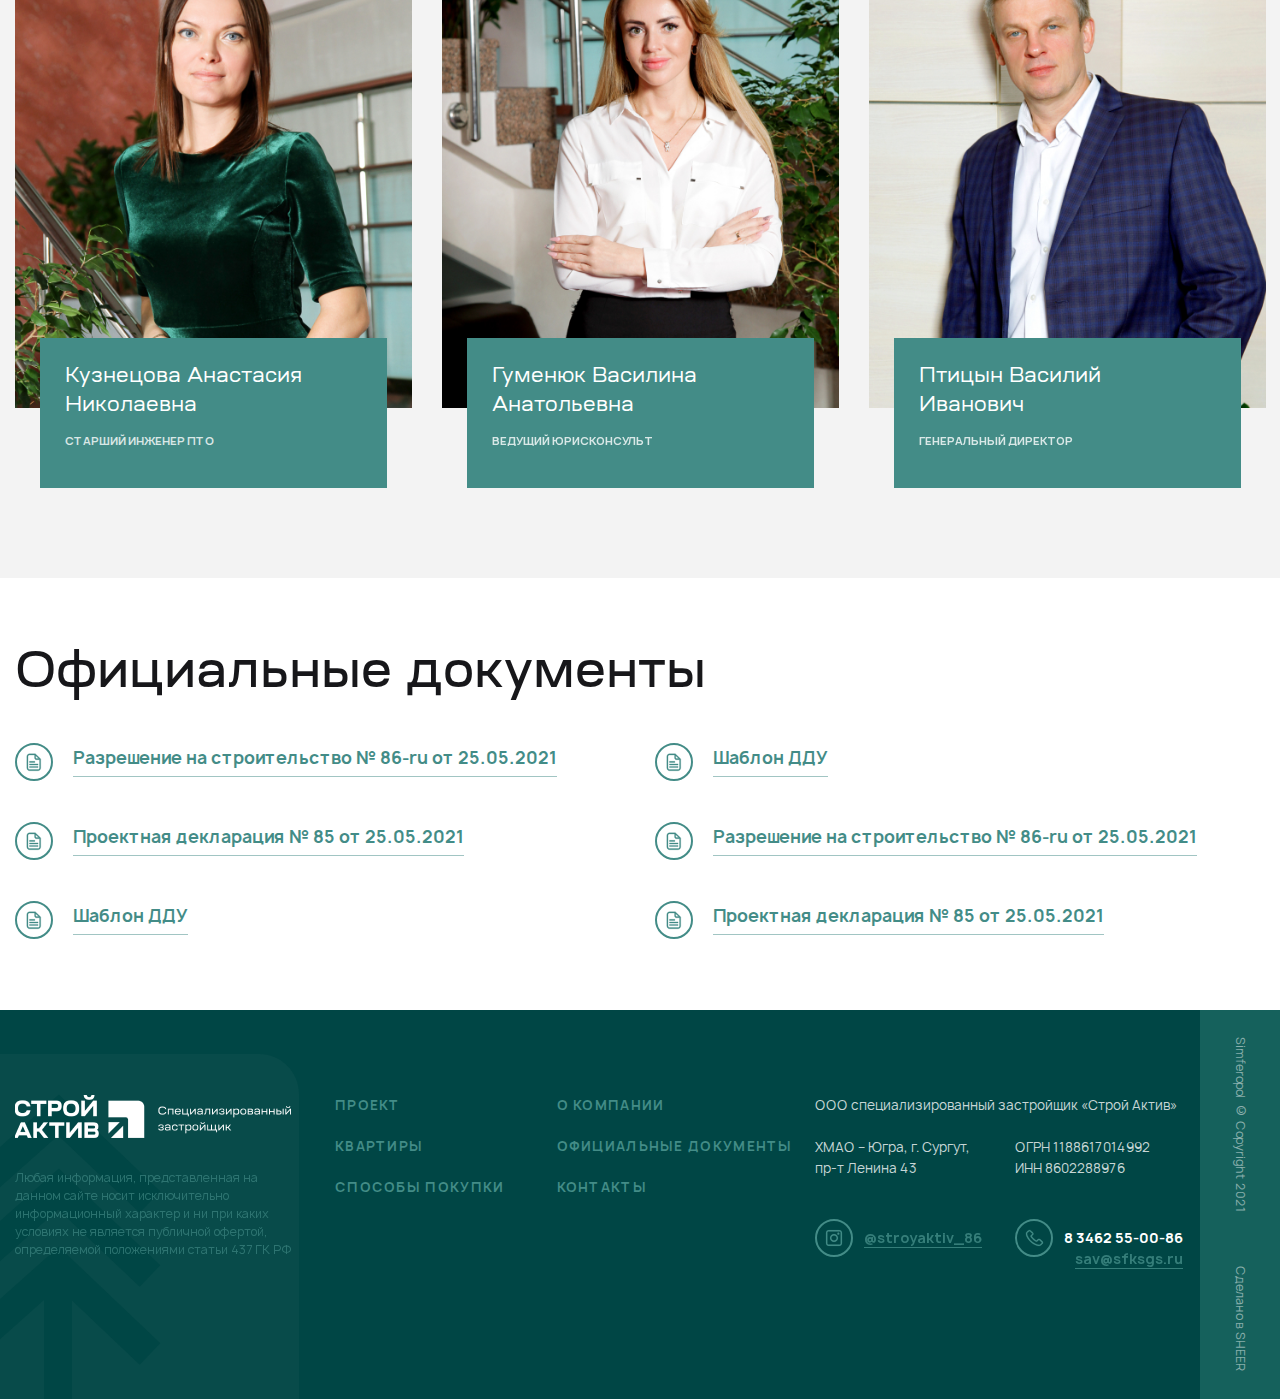
<file: about.html>
<!DOCTYPE html>
<!--[if lt IE 7]><html lang="ru" class="lt-ie9 lt-ie8 lt-ie7"><![endif]-->
<!--[if IE 7]><html lang="ru" class="lt-ie9 lt-ie8"><![endif]-->
<!--[if IE 8]><html lang="ru" class="lt-ie9"><![endif]-->
<!--[if gt IE 8]><!-->
<html lang="ru">
<!--<![endif]-->
<head>
	<meta charset="utf-8" />
	<title>Заголовок</title>
	<meta name="description" content="" />
	<meta http-equiv="X-UA-Compatible" content="IE=edge" />
	<meta name="viewport" content="width=device-width, initial-scale=1.0" />
	<meta name="format-detection" content="telephone=no" />
	<link rel="shortcut icon" href="favicon.png" />
	<link rel="stylesheet" href="libs/bootstrap/bootstrap-grid.css" />
	<link rel="stylesheet" href="libs/fontawesome-free-5.12.0-web/css/all.min.css" />
	<link rel="stylesheet" href="libs/fancybox/jquery.fancybox.css" />
	<link rel="stylesheet" href="libs/slick-1.5.9/slick/slick.css" />
	<link rel="stylesheet" href="libs/slick-1.5.9/slick/slick-theme.css" />
	<link rel="stylesheet" href="libs/ion.rangeSlider-master/css/ion.rangeSlider.min.css" />
	<link rel="stylesheet" href="css/fonts.css" />
	<link rel="stylesheet" href="css/main.css?ver=1.3" />
	<link rel="stylesheet" href="css/media.css?ver=1.3" />
</head>
<body>

	<div class="wrapper">

		<header class="header">
			<div class="container-fluid">
				<div class="header__wrap">
					<a href="#" class="logo">
						<img src="img/logo.svg" alt="alt">
					</a>
					<div class="header-center">
						<div class="header-center__left">
							<a href="tel:83462550086" class="phone-main">8 3462 55-00-86</a>
							<a href="mailto:sav@sfksgs.ru" class="link-page">sav@sfksgs.ru </a>
						</div>
						<a href="#modal-callback" class="btn-main btn-main_transparent fancybox">Заказать звонок</a>
					</div>
					<span class="btn_nav">
						<span class='sandwich'>
							<span class='sw-topper'></span>
							<span class='sw-bottom'></span>
							<span class='sw-footer'></span>
							<span class='sw-down'></span>
						</span>
					</span>
				</div>
				<div class="menu-wrap">
					<ul class="menu">
						<li><a href="#">О компании</a></li>
						<li><a href="#">проект</a></li>
						<li><a href="#">Квартиры</a></li>
						<li><a href="#">Способы покупки</a></li>
						<li><a href="#">контакты</a></li>
					</ul>
				</div>
			</div>
		</header>

		<section class="billbord billbord_about">
			<div class="container-fluid">
				<div class="row align-items-center">
					<div class="col-lg-6">
						<div class="image-about">
							<img src="img/about_billbord.jpg" alt="alt">
						</div>
					</div>
					<div class="col-lg-6">
						<div class="title-big">О КОМПАНИИ</div>
						<p>Компания «Строй Актив» — молодой и амбициозный участник рынка недвижимости. Застройщик объединяет команду профессионалов, за плечами которых не один десяток реализованных проектов в Сургуте, ХМАО – Югре и России. Многолетний опыт сотрудников, надежность партнёров и привлекательные локации проектов – залог успеха компании. </p>
					</div>
				</div>
			</div>
		</section>

		<div class="breadcumbs-wrap">
			<div class="container-fluid">
				<ul class="breadcumbs">
					<li><a href="#">Главная</a></li>
					<li>О компании</li>
				</ul>
			</div>
		</div>

		<section class="about-main">
			<div class="item-about">
				<div class="container-fluid">
					<div class="row align-items-center">
						<div class="col-lg-6">
							<div class="item-about__text">
								<h2 class="title-section">Наши проекты</h2>
								<p>Жилые проекты «Строй Актив» ориентированы на потребности человека: в них созданы все условия для комфортного проживания каждого независимо: от возраста, социального положения и увлечений. Для нас важно, чтобы построенные комплексы меняли существующую городскую среду, делая её более безопасной, комфортной и привлекательной.</p>
								<p>В наших проектах: лаконичные и запоминающиеся фасады, комфортные и безбарьерные подъезды, безопасные и наполненные разнообразной инфраструктурой закрытые дворы и, конечно же, просторные светлые квартиры. Возможно, это только детали, но именно они определяют стиль работы компании.</p>
							</div>
						</div>
						<div class="col-lg-6">
							<div class="item-about__image">
								<img src="img/about1.jpg" alt="alt">
							</div>
						</div>
					</div>
				</div>
			</div>
			<div class="item-about">
				<div class="container-fluid">
					<div class="row align-items-center">
						<div class="col-lg-6">
							<div class="item-about__text">
								<h2 class="title-section">Миссия</h2>
								<p>Мы создаём комфортную среду для жизни тем, кто вместе с нами любит и развивает Сургут и Сургутский район: создаёт семью, строит карьеру и видит здесь своё будущее. Мы используем передовой опыт и воплощаем лучшие технологии строительства, делая их доступными для региона</p>
							</div>
						</div>
						<div class="col-lg-6">
							<div class="item-about__image">
								<img src="img/about2.jpg" alt="alt">
							</div>
						</div>
					</div>
				</div>
			</div>
			<div class="item-about">
				<div class="container-fluid">
					<div class="row align-items-center">
						<div class="col-lg-6">
							<div class="item-about__text">
								<h2 class="title-section">Надежность <br>и стабильность </h2>
								<p>Проекты реализуются по механизмам проектного финансирования с использованием счетов эскроу и в строгом соответствии с 214-ФЗ. Что является залогом бесперебойного финансирования реализации проектов и 100% гарантию вложенных средств клиентов. Дома будут построены качественно и сданы в установленный срок.</p>
							</div>
						</div>
						<div class="col-lg-6">
							<div class="item-about__image">
								<img src="img/about3.jpg" alt="alt">
							</div>
						</div>
					</div>
				</div>
			</div>
			<div class="item-about">
				<div class="container-fluid">
					<div class="row align-items-center">
						<div class="col-lg-6">
							<div class="item-about__text">
								<h2 class="title-section">Высокое качество строительства</h2>
								<p>В команде работают строители-профессионалы с многолетним опытом. Мы сотрудничаем только с надёжными подрядчиками и поставщиками качественных строительных материалов. Мы контролируем качество, ищем и реализуем только лучшие и проверенные решения в строительной отрасли. </p>
							</div>
						</div>
						<div class="col-lg-6">
							<div class="item-about__image">
								<img src="img/about4.jpg" alt="alt">
							</div>
						</div>
					</div>
				</div>
			</div>
			<div class="item-about">
				<div class="container-fluid">
					<div class="row align-items-center">
						<div class="col-lg-6">
							<div class="item-about__text">
								<h2 class="title-section">Современная архитектура</h2>
								<p>Жилые комплексы спроектированы по принципам современной европейской архитектуры. Дома гармонично вписывается в существующий городской и природный ландшафты. Закрытые и безопасные дворы, интересная и функциональная инфраструктура, безбарьерная среда и разнообразие планировок — эти преимущества делают наши проекты привлекательными и комфортными для каждого.</p>
							</div>
						</div>
						<div class="col-lg-6">
							<div class="item-about__image">
								<img src="img/about5.jpg" alt="alt">
							</div>
						</div>
					</div>
				</div>
			</div>
		</section>

		<section class="team">
			<div class="container-fluid">
				<div class="team__head">
					<h2 class="title-section">Команда</h2>
					<div class="bottom-slider">
						<div class="slider-controls">
							<div class="slider-count"></div>
						</div>
					</div>
				</div>
				<ul class="slider-team">
					<li>
						<div class="item-team">
							<div class="item-team__image">
								<img src="img/team1.jpg" alt="alt">
							</div>
							<div class="item-team__content">
								<div class="item-team__title">Кузнецова Анастасия Николаевна</div>
								<p>Старший инженер ПТО </p>
							</div>
						</div>
					</li>
					<li>
						<div class="item-team">
							<div class="item-team__image">
								<img src="img/team2.jpg" alt="alt">
							</div>
							<div class="item-team__content">
								<div class="item-team__title">Гуменюк Василина Анатольевна</div>
								<p>ведущий юрисконсульт</p>
							</div>
						</div>
					</li>
					<li>
						<div class="item-team">
							<div class="item-team__image">
								<img src="img/team3.jpg" alt="alt">
							</div>
							<div class="item-team__content">
								<div class="item-team__title">Птицын Василий <br>Иванович</div>
								<p>генеральный директор</p>
							</div>
						</div>
					</li>
					<li>
						<div class="item-team">
							<div class="item-team__image">
								<img src="img/team1.jpg" alt="alt">
							</div>
							<div class="item-team__content">
								<div class="item-team__title">Кузнецова Анастасия Николаевна</div>
								<p>Старший инженер ПТО </p>
							</div>
						</div>
					</li>
					<li>
						<div class="item-team">
							<div class="item-team__image">
								<img src="img/team2.jpg" alt="alt">
							</div>
							<div class="item-team__content">
								<div class="item-team__title">Гуменюк Василина Анатольевна</div>
								<p>ведущий юрисконсульт</p>
							</div>
						</div>
					</li>
					<li>
						<div class="item-team">
							<div class="item-team__image">
								<img src="img/team3.jpg" alt="alt">
							</div>
							<div class="item-team__content">
								<div class="item-team__title">Птицын Василий <br>Иванович</div>
								<p>генеральный директор</p>
							</div>
						</div>
					</li>
					<li>
						<div class="item-team">
							<div class="item-team__image">
								<img src="img/team1.jpg" alt="alt">
							</div>
							<div class="item-team__content">
								<div class="item-team__title">Кузнецова Анастасия Николаевна</div>
								<p>Старший инженер ПТО </p>
							</div>
						</div>
					</li>
					<li>
						<div class="item-team">
							<div class="item-team__image">
								<img src="img/team2.jpg" alt="alt">
							</div>
							<div class="item-team__content">
								<div class="item-team__title">Гуменюк Василина Анатольевна</div>
								<p>ведущий юрисконсульт</p>
							</div>
						</div>
					</li>
				</ul>
			</div>
		</section>

		<section class="documents">
			<div class="container-fluid">
				<h2 class="title-section">Официальные документы</h2>
				<div class="row">
					<div class="col-lg-6">
						<ul>
							<li>
								<a href="#" class="item-doc"><img src="img/doc.svg" alt="alt"><span>Разрешение на строительство № 86-ru от 25.05.2021</span></a>
							</li>
							<li>
								<a href="#" class="item-doc"><img src="img/doc.svg" alt="alt"><span>Проектная декларация № 85 от 25.05.2021</span></a>
							</li>
							<li>
								<a href="#" class="item-doc"><img src="img/doc.svg" alt="alt"><span>Шаблон ДДУ</span></a>
							</li>
						</ul>
					</div>
					<div class="col-lg-6">
						<ul>
							<li>
								<a href="#" class="item-doc"><img src="img/doc.svg" alt="alt"><span>Шаблон ДДУ</span></a>
							</li>
							<li>
								<a href="#" class="item-doc"><img src="img/doc.svg" alt="alt"><span>Разрешение на строительство № 86-ru от 25.05.2021</span></a>
							</li>
							<li>
								<a href="#" class="item-doc"><img src="img/doc.svg" alt="alt"><span>Проектная декларация № 85 от 25.05.2021</span></a>
							</li>
						</ul>
					</div>
				</div>
			</div>
		</section>

		<footer class="footer">
			<div class="container">
				<div class="row">
					<div class="col-lg-3 footer__left">
						<a href="#" class="logo">
							<img src="img/logo2.png" alt="alt">
						</a>
						<div class="footer__text">
							<p>Любая информация, представленная на данном сайте носит исключительно информационный характер и ни при каких условиях не является публичной офертой, определяемой положениями статьи 437 ГК РФ</p>
						</div>
					</div>
					<div class="col-lg-5">
						<ul class="footer__nav">
							<li><a href="#">Проект</a></li>
							<li><a href="#">Квартиры</a></li>
							<li><a href="#">Способы покупки</a></li>
							<li><a href="#">О КОМПАНИИ</a></li>
							<li><a href="#">Официальные документы</a></li>
							<li><a href="#">Контакты</a></li>
						</ul>
					</div>
					<div class="col-lg-4 footer__right">
						<p>ООО специализированный застройщик «Строй Актив»</p>
						<br>
						<div class="row">
							<div class="col-6">
								<p>ХМАО – Югра, г. Сургут, <br>пр-т Ленина 43</p>
							</div>
							<div class="col-6">
								<div class="requisites">
									<p>ОГРН 1188617014992</p>
									<p>ИНН 8602288976</p>
								</div>
							</div>
						</div>
						<div class="row row__footer-bottom">
							<div class="col-md-6">
								<a href="#" class="contact-item">
									<span class="icon-main">
										<img src="img/ic_insta.svg" alt="alt">
									</span>
									<span class="link-page">@stroyaktiv_86</span>
								</a>
							</div>
							<div class="col-md-6">
								<div class="wrap-cont">
									<a href="#" class="contact-item">
										<span class="icon-main">
											<img src="img/ic_phone.svg" alt="alt">
										</span>
										<span class="phone-main">8 3462 55-00-86</span>
									</a>
									<div class="bottom-email">
										<a href="mailto:sav@sfksgs.ru" class="link-page">sav@sfksgs.ru</a>
									</div>
								</div>
							</div>
						</div>
					</div>
				</div>
			</div>
			<div class="footer__bottom">
				<ul class="footer__menu">
					<li>Simferopol © Copyright 2021</li>
					<li>Сделано в SHEER</li>
				</ul>
			</div>
		</footer>
		
	</div>

	<div id="modal-reservation" class="modal-block">
		<div class="modal-wrap">
			<div class="title-modal">1К, Дом 1, 49,65 м<sup>2</sup></div>
			<div class="row">
				<div class="col-lg-8">
					<div class="block-modal">
						<div class="block-modal__features">
							<div class="feature-line">
								<span>Этаж:</span>
								<strong>4 из 4</strong>
							</div>
							<div class="feature-line">
								<span>Площадь:</span>
								<strong>49,65 м²</strong>
							</div>
							<div class="feature-line">
								<span>Срок сдачи:</span>
								<strong> 4 кв 2022 года</strong>
							</div>
							<div class="feature-line feature-line_price">
								<span>Стоимость:</span>
								<strong class="feature-line__price">18 000 000 ₽</strong>
							</div>
						</div>
						<div class="block-modal__image">
							<img src="img/modal_img1.jpg" alt="alt">
						</div>
						<ul class="tags-catalog">
							<li><a href="#">видовая</a></li>
							<li><a href="#">высокие потолки</a></li>
							<li><a href="#">панорамные окна</a></li>
						</ul>
					</div>
				</div>
				<div class="col-lg-4">
					<div class="modal-form">
						<div class="title-form">Заявка <br>на болнирование</div>
						<form>
							<div class="item-form">
								<input type="text" placeholder="Ваше имя" required="required">
							</div>
							<div class="item-form">
								<input type="text" placeholder="Телефон" class="input-phone" required="required">
							</div>
							<div class="agree-form">Нажимая на кнопку, вы принимаете политику конфиденциальности и даете согласие на обработку персональных данных</div>
							<button class="btn-main btn-main_page">Забронировать квартиру</button>
						</form>
					</div>
				</div>
			</div>
		</div>
	</div>

	<div id="modal-callback" class="modal-block">
		<div class="modal-wrap modal-wrap_min">
			<div class="title-form">Получить консультацию</div>
			<div class="modal-form">
				<form>
					<div class="item-form">
						<input type="text" placeholder="Ваше имя" required="required">
					</div>
					<div class="item-form">
						<input type="text" placeholder="Телефон" class="input-phone" required="required">
					</div>
					<div class="agree-form">Нажимая на кнопку, вы принимаете политику конфиденциальности и даете согласие на обработку персональных данных</div>
					<button class="btn-main btn-main_page">отправить заявку</button>
				</form>
			</div>
		</div>
	</div>

	<!--[if lt IE 9]>
	<script src="libs/html5shiv/es5-shim.min.js"></script>
	<script src="libs/html5shiv/html5shiv.min.js"></script>
	<script src="libs/html5shiv/html5shiv-printshiv.min.js"></script>
	<script src="libs/respond/respond.min.js"></script>
<![endif]-->
<script src="libs/jquery/jquery-1.11.1.min.js"></script>
<script src="libs/jquery-mousewheel/jquery.mousewheel.min.js"></script>
<script src="libs/fancybox/jquery.fancybox.pack.js"></script>
<script src="libs/slick-1.5.9/slick/slick.min.js"></script>
<script src="libs/scroll2id/PageScroll2id.min.js"></script>
<script src="libs/mask/jquery.maskedinput.js"></script>
<script src="libs/ion.rangeSlider-master/js/ion.rangeSlider.min.js"></script>
<script src="libs/jQueryFormStyler-master/jquery.formstyler.min.js"></script>
<script src="js/common.js?ver=1.3"></script>
<!-- Yandex.Metrika counter --><!-- /Yandex.Metrika counter -->
<!-- Google Analytics counter --><!-- /Google Analytics counter -->
</body>
</html>
</file>
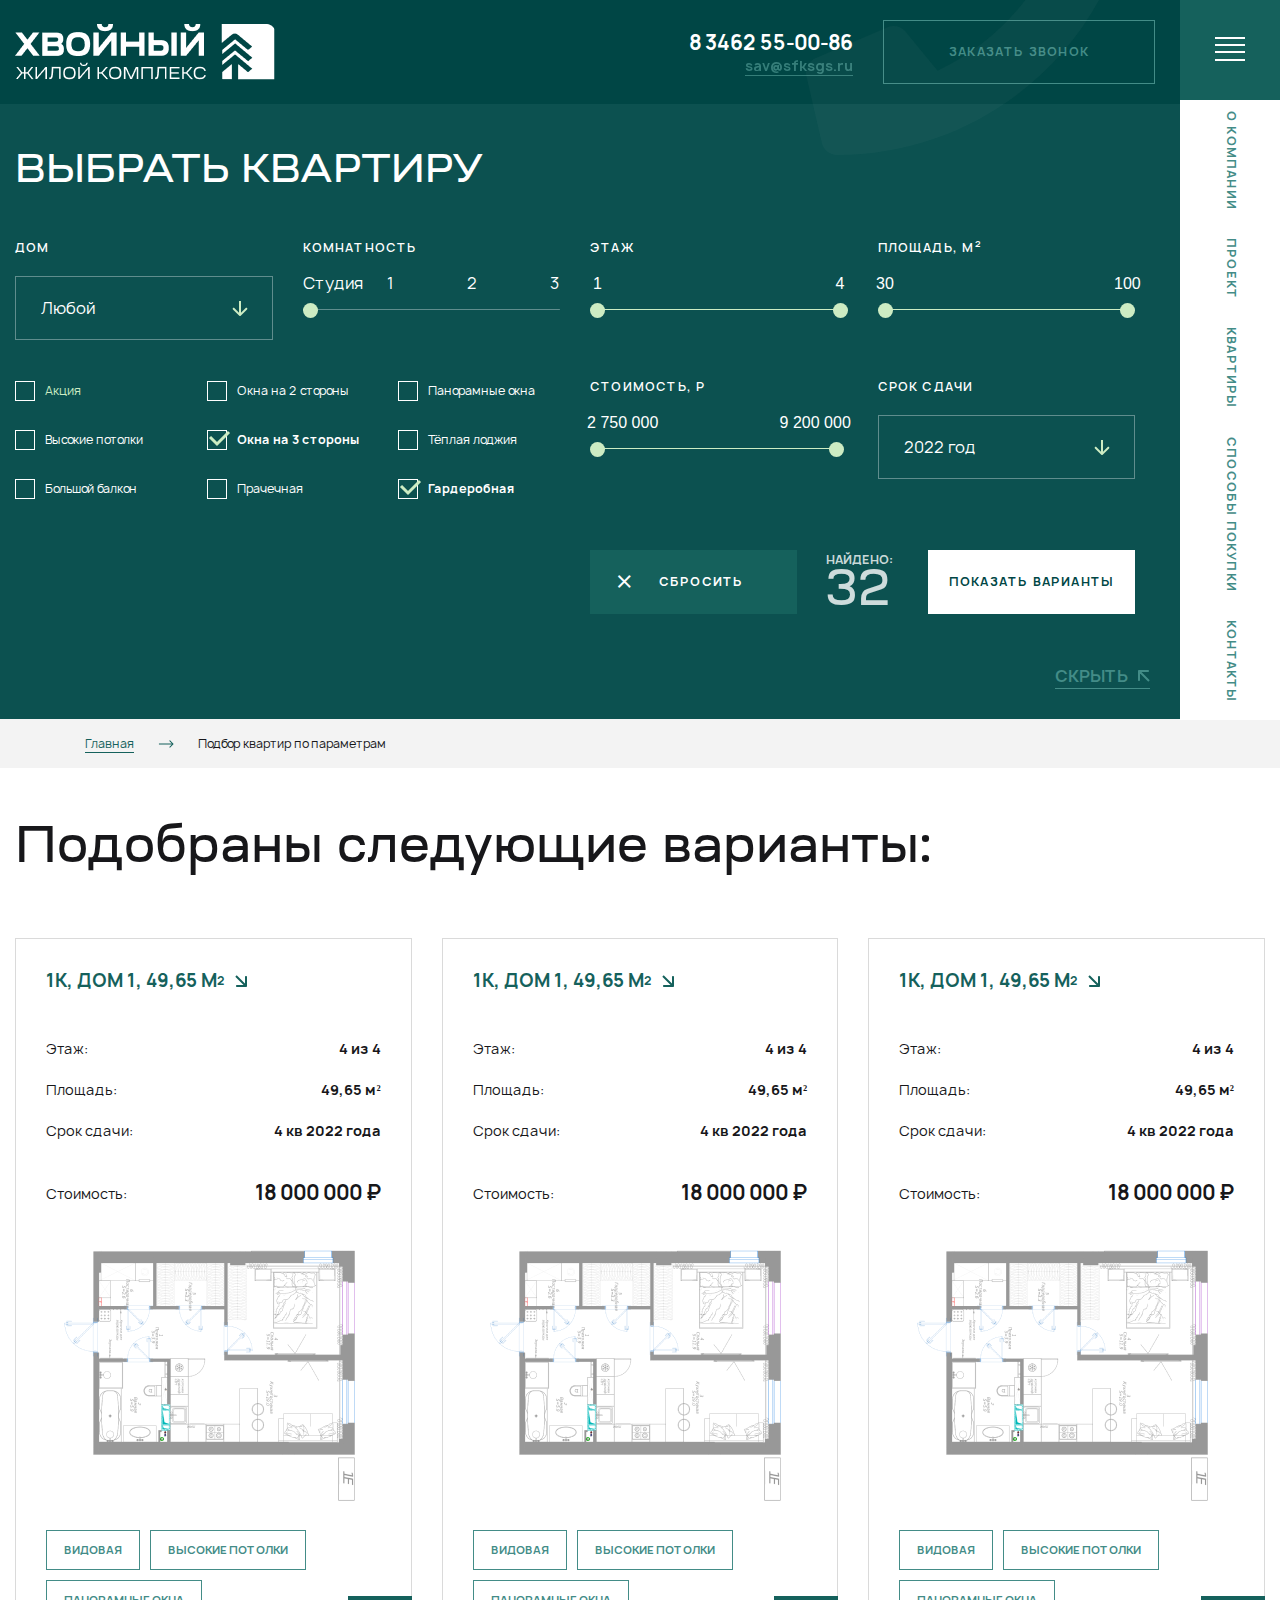
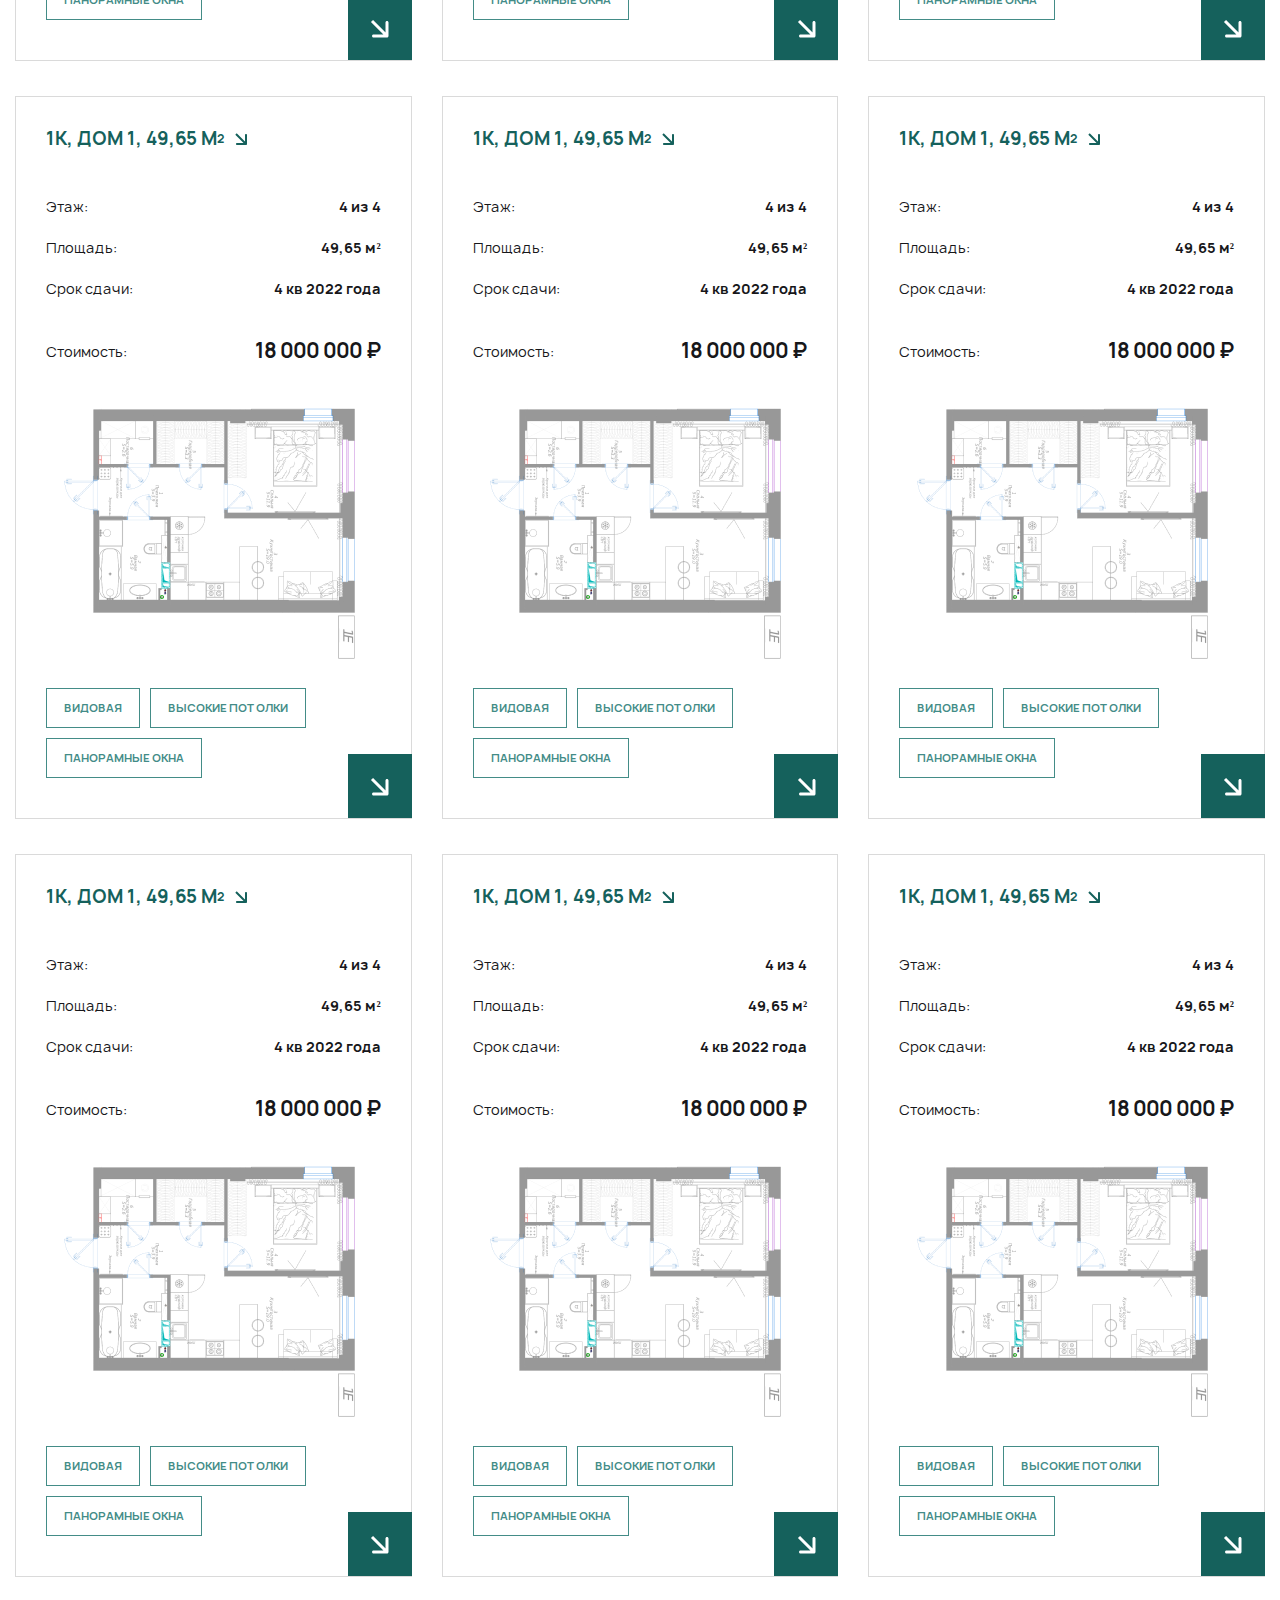
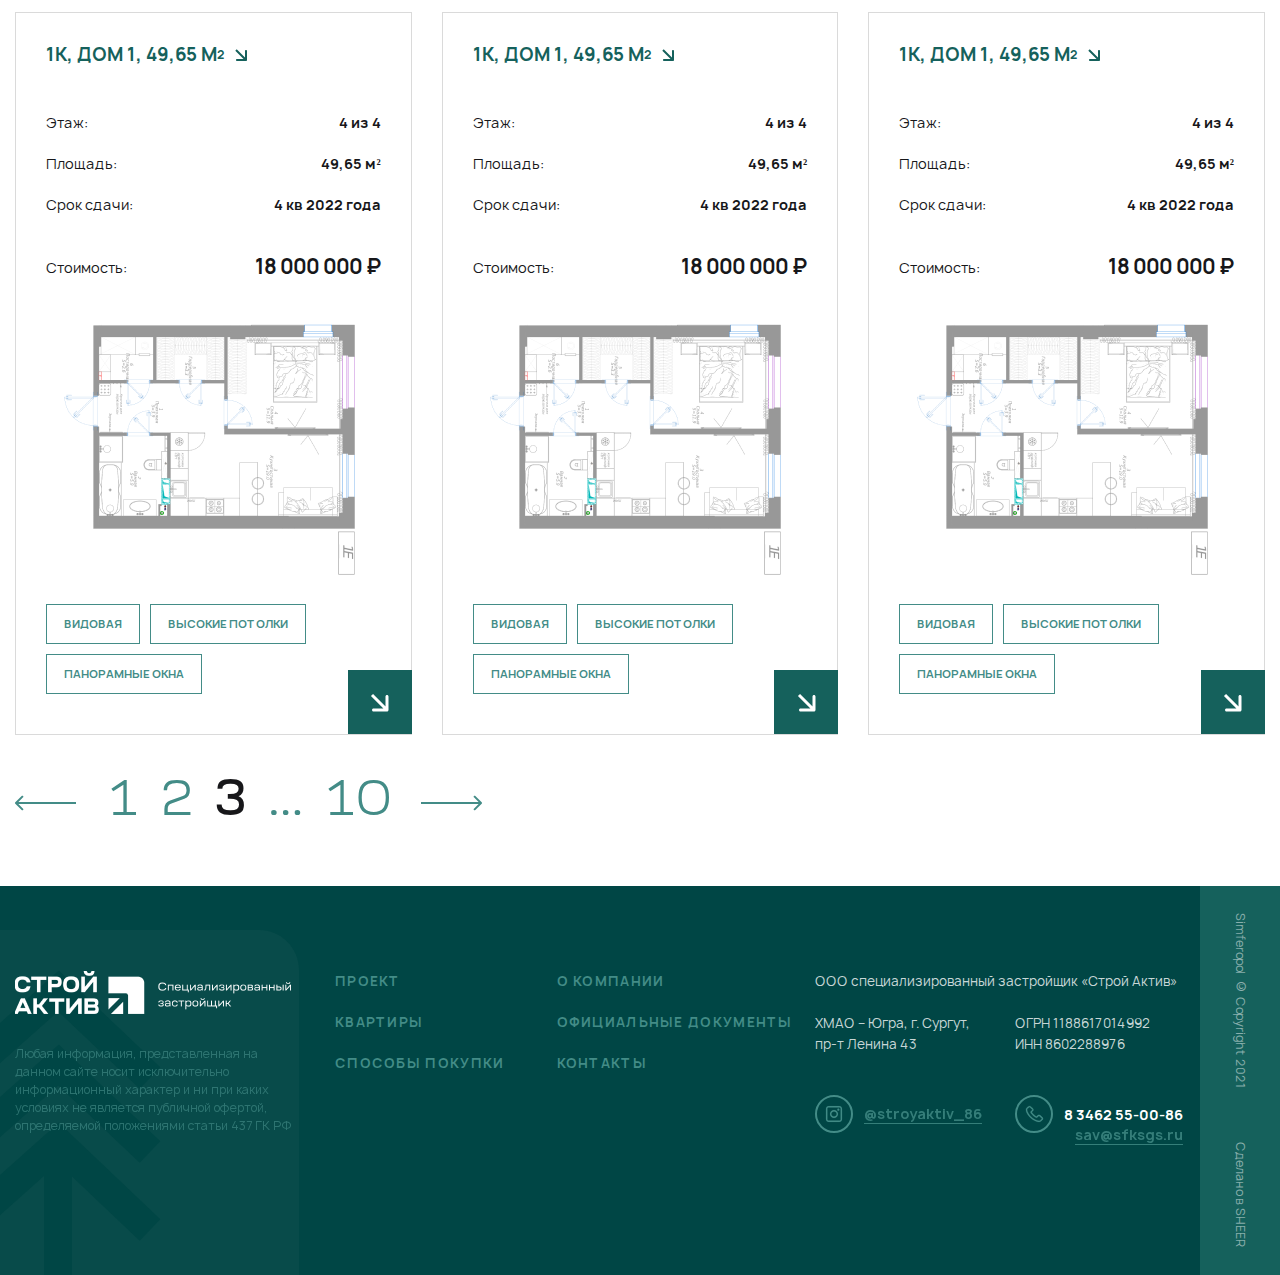
<file: catalog.html>
<!DOCTYPE html>
<!--[if lt IE 7]><html lang="ru" class="lt-ie9 lt-ie8 lt-ie7"><![endif]-->
<!--[if IE 7]><html lang="ru" class="lt-ie9 lt-ie8"><![endif]-->
<!--[if IE 8]><html lang="ru" class="lt-ie9"><![endif]-->
<!--[if gt IE 8]><!-->
<html lang="ru">
<!--<![endif]-->
<head>
	<meta charset="utf-8" />
	<title>Заголовок</title>
	<meta name="description" content="" />
	<meta http-equiv="X-UA-Compatible" content="IE=edge" />
	<meta name="viewport" content="width=device-width, initial-scale=1.0" />
	<meta name="format-detection" content="telephone=no" />
	<link rel="shortcut icon" href="favicon.png" />
	<link rel="stylesheet" href="libs/bootstrap/bootstrap-grid.css" />
	<link rel="stylesheet" href="libs/fontawesome-free-5.12.0-web/css/all.min.css" />
	<link rel="stylesheet" href="libs/fancybox/jquery.fancybox.css" />
	<link rel="stylesheet" href="libs/slick-1.5.9/slick/slick.css" />
	<link rel="stylesheet" href="libs/slick-1.5.9/slick/slick-theme.css" />
	<link rel="stylesheet" href="libs/ion.rangeSlider-master/css/ion.rangeSlider.min.css" />
	<link rel="stylesheet" href="css/fonts.css" />
	<link rel="stylesheet" href="css/main.css?ver=1.2" />
	<link rel="stylesheet" href="css/media.css?ver=1.2" />
</head>
<body>
 
	<div class="wrapper">

		<header class="header header_page">
			<div class="container-fluid">
				<div class="header__wrap">
					<a href="#" class="logo">
						<img src="img/logo.svg" alt="alt">
					</a>
					<div class="header-center">
						<div class="header-center__left">
							<a href="tel:83462550086" class="phone-main">8 3462 55-00-86</a>
							<a href="mailto:sav@sfksgs.ru" class="link-page">sav@sfksgs.ru </a>
						</div>
						<a href="#modal-callback" class="btn-main btn-main_transparent fancybox">Заказать звонок</a>
					</div>
					<span class="btn_nav">
						<span class='sandwich'>
							<span class='sw-topper'></span>
							<span class='sw-bottom'></span>
							<span class='sw-footer'></span>
							<span class='sw-down'></span>
						</span>
					</span>
				</div>
				<div class="menu-wrap">
					<ul class="menu">
						<li><a href="#">О компании</a></li>
						<li><a href="#">проект</a></li>
						<li><a href="#">Квартиры</a></li>
						<li><a href="#">Способы покупки</a></li>
						<li><a href="#">контакты</a></li>
					</ul>
				</div>
			</div>
		</header>

		<div class="filter-main">
			<div class="container-fluid">
				<h1 class="title-section">выбрать квартиру</h1>
				<form>
					<div class="row row_filter">
						<div class="col-lg-3">
							<div class="item-form item-form_page">
								<div class="title-input">дом</div>
								<select>
									<option value="1">Любой</option>
									<option value="1">Любой</option>
									<option value="1">Любой</option>
								</select>
							</div>
						</div>
						<div class="col-lg-3">
							<div class="item-form item-form_page">
								<div class="title-input">комнатность</div>
								<div class="range-catalog range-catalog_room">
									<input type="text" class="range-catalog__input" name="my_range" value="" />
								</div>
							</div>
						</div>
						<div class="col-lg-3">
							<div class="item-form item-form_page">
								<div class="title-input">этаж</div>
								<div class="range-catalog range-catalog_floors">
									<input type="text" class="range-catalog__input" name="my_range" value="" />
								</div>
							</div>
						</div>
						<div class="col-lg-3">
							<div class="item-form item-form_page">
								<div class="title-input">площадь, м<sup>2</sup></div>
								<div class="range-catalog range-catalog_area">
									<input type="text" class="range-catalog__input" name="my_range" value="" />
								</div>
							</div>
						</div>
						<div class="col-lg-6">
							<div class="item-form item-form_checkboxes">
								<div class="row">
									<div class="col-md-4">
										<div class="checkbox checkbox_green">
											<label>
												<input type="checkbox" />
												<span>Акция</span>
											</label>
										</div>
										<div class="checkbox">
											<label>
												<input type="checkbox" />
												<span>Высокие потолки</span>
											</label>
										</div>
										<div class="checkbox">
											<label>
												<input type="checkbox" />
												<span>Большой балкон</span>
											</label>
										</div>
									</div>
									<div class="col-md-4">
										<div class="checkbox">
											<label>
												<input type="checkbox" />
												<span>Окна на 2 стороны</span>
											</label>
										</div>
										<div class="checkbox">
											<label>
												<input type="checkbox" checked="checked" />
												<span>Окна на 3 стороны</span>
											</label>
										</div>
										<div class="checkbox">
											<label>
												<input type="checkbox" />
												<span>Прачечная</span>
											</label>
										</div>
									</div>
									<div class="col-md-4">
										<div class="checkbox">
											<label>
												<input type="checkbox" />
												<span>Панорамные окна</span>
											</label>
										</div>
										<div class="checkbox">
											<label>
												<input type="checkbox" />
												<span>Тёплая лоджия</span>
											</label>
										</div>
										<div class="checkbox">
											<label>
												<input type="checkbox" checked="checked" />
												<span>Гардеробная</span>
											</label>
										</div>
									</div>
								</div>
							</div>
						</div>
						<div class="col-lg-6">
							<div class="row">
								<div class="col-lg-6">
									<div class="item-form item-form_price">
										<div class="title-input">стоимость, Р</div>
										<div class="range-catalog range-catalog_price">
											<input type="text" class="range-catalog__input" name="my_range" value="" />
										</div>
									</div>
								</div>
								<div class="col-lg-6">
									<div class="item-form item-form_page">
										<div class="title-input">срок сдачи</div>
										<select>
											<option value="1">2022 год</option>
											<option value="1">2023 год</option>
											<option value="1">2024 год</option>
										</select>
									</div>
								</div>
							</div>
							<div class="bottom-filter">
								<button class="btn-main btn-main_page"><i class="fal fa-times"></i> Сбросить</button>
								<div class="result-filter">найдено: <span class="title-section">32</span></div>
								<button class="btn-main">показать варианты</button>
							</div>
						</div>
					</div>
				</form>
			</div>
			<a href="#" class="close-filter">скрыть <img src="img/ic_link.svg" alt="alt"></a>
		</div>

		<div class="breadcumbs-wrap">
			<div class="container-fluid">
				<ul class="breadcumbs">
					<li><a href="#">Главная</a></li>
					<li>Подбор квартир по параметрам </li>
				</ul>
			</div>
		</div>

		<section class="catalog">
			<div class="container-fluid">
				<h2 class="title-section">Подобраны следующие варианты:</h2>
				<div class="row row_catalog">
					<div class="col-lg-4 col-md-6">
						<div class="item-catalog">
							<a href="#modal-reservation" class="item-catalog__name fancybox">1К, Дом 1, 49,65 м<sup>2</sup> <img src="img/ic_down.svg" alt="alt"></a>
							<div class="feature-line">
								<span>Этаж:</span>
								<strong>4 из 4</strong>
							</div>
							<div class="feature-line">
								<span>Площадь:</span>
								<strong>49,65 м²</strong>
							</div>
							<div class="feature-line">
								<span>Срок сдачи:</span>
								<strong> 4 кв 2022 года</strong>
							</div>
							<div class="feature-line feature-line_price">
								<span>Стоимость:</span>
								<strong class="feature-line__price">18 000 000 ₽</strong>
							</div>
							<a href="#modal-reservation" class="item-catalog__image fancybox">
								<img src="img/catalog1.png" alt="alt">
							</a>
							<ul class="tags-catalog">
								<li><a href="#">видовая</a></li>
								<li><a href="#">высокие потолки</a></li>
								<li><a href="#">панорамные окна</a></li>
							</ul>
							<a href="#modal-reservation" class="item-catalog__btn fancybox">
								<img src="img/ic_link2.svg" alt="alt">
							</a>
						</div>
					</div>
					<div class="col-lg-4 col-md-6">
						<div class="item-catalog">
							<a href="#modal-reservation" class="item-catalog__name fancybox">1К, Дом 1, 49,65 м<sup>2</sup> <img src="img/ic_down.svg" alt="alt"></a>
							<div class="feature-line">
								<span>Этаж:</span>
								<strong>4 из 4</strong>
							</div>
							<div class="feature-line">
								<span>Площадь:</span>
								<strong>49,65 м²</strong>
							</div>
							<div class="feature-line">
								<span>Срок сдачи:</span>
								<strong> 4 кв 2022 года</strong>
							</div>
							<div class="feature-line feature-line_price">
								<span>Стоимость:</span>
								<strong class="feature-line__price">18 000 000 ₽</strong>
							</div>
							<a href="#modal-reservation" class="item-catalog__image fancybox">
								<img src="img/catalog1.png" alt="alt">
							</a>
							<ul class="tags-catalog">
								<li><a href="#">видовая</a></li>
								<li><a href="#">высокие потолки</a></li>
								<li><a href="#">панорамные окна</a></li>
							</ul>
							<a href="#modal-reservation" class="item-catalog__btn fancybox">
								<img src="img/ic_link2.svg" alt="alt">
							</a>
						</div>
					</div>
					<div class="col-lg-4 col-md-6">
						<div class="item-catalog">
							<a href="#modal-reservation" class="item-catalog__name fancybox">1К, Дом 1, 49,65 м<sup>2</sup> <img src="img/ic_down.svg" alt="alt"></a>
							<div class="feature-line">
								<span>Этаж:</span>
								<strong>4 из 4</strong>
							</div>
							<div class="feature-line">
								<span>Площадь:</span>
								<strong>49,65 м²</strong>
							</div>
							<div class="feature-line">
								<span>Срок сдачи:</span>
								<strong> 4 кв 2022 года</strong>
							</div>
							<div class="feature-line feature-line_price">
								<span>Стоимость:</span>
								<strong class="feature-line__price">18 000 000 ₽</strong>
							</div>
							<a href="#modal-reservation" class="item-catalog__image fancybox">
								<img src="img/catalog1.png" alt="alt">
							</a>
							<ul class="tags-catalog">
								<li><a href="#">видовая</a></li>
								<li><a href="#">высокие потолки</a></li>
								<li><a href="#">панорамные окна</a></li>
							</ul>
							<a href="#modal-reservation" class="item-catalog__btn fancybox">
								<img src="img/ic_link2.svg" alt="alt">
							</a>
						</div>
					</div>
					<div class="col-lg-4 col-md-6">
						<div class="item-catalog">
							<a href="#modal-reservation" class="item-catalog__name fancybox">1К, Дом 1, 49,65 м<sup>2</sup> <img src="img/ic_down.svg" alt="alt"></a>
							<div class="feature-line">
								<span>Этаж:</span>
								<strong>4 из 4</strong>
							</div>
							<div class="feature-line">
								<span>Площадь:</span>
								<strong>49,65 м²</strong>
							</div>
							<div class="feature-line">
								<span>Срок сдачи:</span>
								<strong> 4 кв 2022 года</strong>
							</div>
							<div class="feature-line feature-line_price">
								<span>Стоимость:</span>
								<strong class="feature-line__price">18 000 000 ₽</strong>
							</div>
							<a href="#modal-reservation" class="item-catalog__image fancybox">
								<img src="img/catalog1.png" alt="alt">
							</a>
							<ul class="tags-catalog">
								<li><a href="#">видовая</a></li>
								<li><a href="#">высокие потолки</a></li>
								<li><a href="#">панорамные окна</a></li>
							</ul>
							<a href="#modal-reservation" class="item-catalog__btn fancybox">
								<img src="img/ic_link2.svg" alt="alt">
							</a>
						</div>
					</div>
					<div class="col-lg-4 col-md-6">
						<div class="item-catalog">
							<a href="#modal-reservation" class="item-catalog__name fancybox">1К, Дом 1, 49,65 м<sup>2</sup> <img src="img/ic_down.svg" alt="alt"></a>
							<div class="feature-line">
								<span>Этаж:</span>
								<strong>4 из 4</strong>
							</div>
							<div class="feature-line">
								<span>Площадь:</span>
								<strong>49,65 м²</strong>
							</div>
							<div class="feature-line">
								<span>Срок сдачи:</span>
								<strong> 4 кв 2022 года</strong>
							</div>
							<div class="feature-line feature-line_price">
								<span>Стоимость:</span>
								<strong class="feature-line__price">18 000 000 ₽</strong>
							</div>
							<a href="#modal-reservation" class="item-catalog__image fancybox">
								<img src="img/catalog1.png" alt="alt">
							</a>
							<ul class="tags-catalog">
								<li><a href="#">видовая</a></li>
								<li><a href="#">высокие потолки</a></li>
								<li><a href="#">панорамные окна</a></li>
							</ul>
							<a href="#modal-reservation" class="item-catalog__btn fancybox">
								<img src="img/ic_link2.svg" alt="alt">
							</a>
						</div>
					</div>
					<div class="col-lg-4 col-md-6">
						<div class="item-catalog">
							<a href="#modal-reservation" class="item-catalog__name fancybox">1К, Дом 1, 49,65 м<sup>2</sup> <img src="img/ic_down.svg" alt="alt"></a>
							<div class="feature-line">
								<span>Этаж:</span>
								<strong>4 из 4</strong>
							</div>
							<div class="feature-line">
								<span>Площадь:</span>
								<strong>49,65 м²</strong>
							</div>
							<div class="feature-line">
								<span>Срок сдачи:</span>
								<strong> 4 кв 2022 года</strong>
							</div>
							<div class="feature-line feature-line_price">
								<span>Стоимость:</span>
								<strong class="feature-line__price">18 000 000 ₽</strong>
							</div>
							<a href="#modal-reservation" class="item-catalog__image fancybox">
								<img src="img/catalog1.png" alt="alt">
							</a>
							<ul class="tags-catalog">
								<li><a href="#">видовая</a></li>
								<li><a href="#">высокие потолки</a></li>
								<li><a href="#">панорамные окна</a></li>
							</ul>
							<a href="#modal-reservation" class="item-catalog__btn fancybox">
								<img src="img/ic_link2.svg" alt="alt">
							</a>
						</div>
					</div>
					<div class="col-lg-4 col-md-6">
						<div class="item-catalog">
							<a href="#modal-reservation" class="item-catalog__name fancybox">1К, Дом 1, 49,65 м<sup>2</sup> <img src="img/ic_down.svg" alt="alt"></a>
							<div class="feature-line">
								<span>Этаж:</span>
								<strong>4 из 4</strong>
							</div>
							<div class="feature-line">
								<span>Площадь:</span>
								<strong>49,65 м²</strong>
							</div>
							<div class="feature-line">
								<span>Срок сдачи:</span>
								<strong> 4 кв 2022 года</strong>
							</div>
							<div class="feature-line feature-line_price">
								<span>Стоимость:</span>
								<strong class="feature-line__price">18 000 000 ₽</strong>
							</div>
							<a href="#modal-reservation" class="item-catalog__image fancybox">
								<img src="img/catalog1.png" alt="alt">
							</a>
							<ul class="tags-catalog">
								<li><a href="#">видовая</a></li>
								<li><a href="#">высокие потолки</a></li>
								<li><a href="#">панорамные окна</a></li>
							</ul>
							<a href="#modal-reservation" class="item-catalog__btn fancybox">
								<img src="img/ic_link2.svg" alt="alt">
							</a>
						</div>
					</div>
					<div class="col-lg-4 col-md-6">
						<div class="item-catalog">
							<a href="#modal-reservation" class="item-catalog__name fancybox">1К, Дом 1, 49,65 м<sup>2</sup> <img src="img/ic_down.svg" alt="alt"></a>
							<div class="feature-line">
								<span>Этаж:</span>
								<strong>4 из 4</strong>
							</div>
							<div class="feature-line">
								<span>Площадь:</span>
								<strong>49,65 м²</strong>
							</div>
							<div class="feature-line">
								<span>Срок сдачи:</span>
								<strong> 4 кв 2022 года</strong>
							</div>
							<div class="feature-line feature-line_price">
								<span>Стоимость:</span>
								<strong class="feature-line__price">18 000 000 ₽</strong>
							</div>
							<a href="#modal-reservation" class="item-catalog__image fancybox">
								<img src="img/catalog1.png" alt="alt">
							</a>
							<ul class="tags-catalog">
								<li><a href="#">видовая</a></li>
								<li><a href="#">высокие потолки</a></li>
								<li><a href="#">панорамные окна</a></li>
							</ul>
							<a href="#modal-reservation" class="item-catalog__btn fancybox">
								<img src="img/ic_link2.svg" alt="alt">
							</a>
						</div>
					</div>
					<div class="col-lg-4 col-md-6">
						<div class="item-catalog">
							<a href="#modal-reservation" class="item-catalog__name fancybox">1К, Дом 1, 49,65 м<sup>2</sup> <img src="img/ic_down.svg" alt="alt"></a>
							<div class="feature-line">
								<span>Этаж:</span>
								<strong>4 из 4</strong>
							</div>
							<div class="feature-line">
								<span>Площадь:</span>
								<strong>49,65 м²</strong>
							</div>
							<div class="feature-line">
								<span>Срок сдачи:</span>
								<strong> 4 кв 2022 года</strong>
							</div>
							<div class="feature-line feature-line_price">
								<span>Стоимость:</span>
								<strong class="feature-line__price">18 000 000 ₽</strong>
							</div>
							<a href="#modal-reservation" class="item-catalog__image fancybox">
								<img src="img/catalog1.png" alt="alt">
							</a>
							<ul class="tags-catalog">
								<li><a href="#">видовая</a></li>
								<li><a href="#">высокие потолки</a></li>
								<li><a href="#">панорамные окна</a></li>
							</ul>
							<a href="#modal-reservation" class="item-catalog__btn fancybox">
								<img src="img/ic_link2.svg" alt="alt">
							</a>
						</div>
					</div>
					<div class="col-lg-4 col-md-6">
						<div class="item-catalog">
							<a href="#modal-reservation" class="item-catalog__name fancybox">1К, Дом 1, 49,65 м<sup>2</sup> <img src="img/ic_down.svg" alt="alt"></a>
							<div class="feature-line">
								<span>Этаж:</span>
								<strong>4 из 4</strong>
							</div>
							<div class="feature-line">
								<span>Площадь:</span>
								<strong>49,65 м²</strong>
							</div>
							<div class="feature-line">
								<span>Срок сдачи:</span>
								<strong> 4 кв 2022 года</strong>
							</div>
							<div class="feature-line feature-line_price">
								<span>Стоимость:</span>
								<strong class="feature-line__price">18 000 000 ₽</strong>
							</div>
							<a href="#modal-reservation" class="item-catalog__image fancybox">
								<img src="img/catalog1.png" alt="alt">
							</a>
							<ul class="tags-catalog">
								<li><a href="#">видовая</a></li>
								<li><a href="#">высокие потолки</a></li>
								<li><a href="#">панорамные окна</a></li>
							</ul>
							<a href="#modal-reservation" class="item-catalog__btn fancybox">
								<img src="img/ic_link2.svg" alt="alt">
							</a>
						</div>
					</div>
					<div class="col-lg-4 col-md-6">
						<div class="item-catalog">
							<a href="#modal-reservation" class="item-catalog__name fancybox">1К, Дом 1, 49,65 м<sup>2</sup> <img src="img/ic_down.svg" alt="alt"></a>
							<div class="feature-line">
								<span>Этаж:</span>
								<strong>4 из 4</strong>
							</div>
							<div class="feature-line">
								<span>Площадь:</span>
								<strong>49,65 м²</strong>
							</div>
							<div class="feature-line">
								<span>Срок сдачи:</span>
								<strong> 4 кв 2022 года</strong>
							</div>
							<div class="feature-line feature-line_price">
								<span>Стоимость:</span>
								<strong class="feature-line__price">18 000 000 ₽</strong>
							</div>
							<a href="#modal-reservation" class="item-catalog__image fancybox">
								<img src="img/catalog1.png" alt="alt">
							</a>
							<ul class="tags-catalog">
								<li><a href="#">видовая</a></li>
								<li><a href="#">высокие потолки</a></li>
								<li><a href="#">панорамные окна</a></li>
							</ul>
							<a href="#modal-reservation" class="item-catalog__btn fancybox">
								<img src="img/ic_link2.svg" alt="alt">
							</a>
						</div>
					</div>
					<div class="col-lg-4 col-md-6">
						<div class="item-catalog">
							<a href="#modal-reservation" class="item-catalog__name fancybox">1К, Дом 1, 49,65 м<sup>2</sup> <img src="img/ic_down.svg" alt="alt"></a>
							<div class="feature-line">
								<span>Этаж:</span>
								<strong>4 из 4</strong>
							</div>
							<div class="feature-line">
								<span>Площадь:</span>
								<strong>49,65 м²</strong>
							</div>
							<div class="feature-line">
								<span>Срок сдачи:</span>
								<strong> 4 кв 2022 года</strong>
							</div>
							<div class="feature-line feature-line_price">
								<span>Стоимость:</span>
								<strong class="feature-line__price">18 000 000 ₽</strong>
							</div>
							<a href="#modal-reservation" class="item-catalog__image fancybox">
								<img src="img/catalog1.png" alt="alt">
							</a>
							<ul class="tags-catalog">
								<li><a href="#">видовая</a></li>
								<li><a href="#">высокие потолки</a></li>
								<li><a href="#">панорамные окна</a></li>
							</ul>
							<a href="#modal-reservation" class="item-catalog__btn fancybox">
								<img src="img/ic_link2.svg" alt="alt">
							</a>
						</div>
					</div>
				</div>
				<div class="pager">
					<a class="prev page-numbers disabled" href="#"><img src="img/prev.svg" alt="alt"></a> 
					<a class="page-numbers" href="#">1</a> 
					<a class="page-numbers" href="#">2</a> 
					<span aria-current="page" class="page-numbers current" href="#">3</span> 
					<span class="page-numbers dots">…</span> 
					<a class="page-numbers" href="#">10</a> 
					<a class="next page-numbers" href="#"><img src="img/next.svg" alt="alt"></a>
				</div>
			</div>
		</section>

		<footer class="footer">
			<div class="container">
				<div class="row">
					<div class="col-lg-3 footer__left">
						<a href="#" class="logo">
							<img src="img/logo2.png" alt="alt">
						</a>
						<div class="footer__text">
							<p>Любая информация, представленная на данном сайте носит исключительно информационный характер и ни при каких условиях не является публичной офертой, определяемой положениями статьи 437 ГК РФ</p>
						</div>
					</div>
					<div class="col-lg-5">
						<ul class="footer__nav">
							<li><a href="#">Проект</a></li>
							<li><a href="#">Квартиры</a></li>
							<li><a href="#">Способы покупки</a></li>
							<li><a href="#">О КОМПАНИИ</a></li>
							<li><a href="#">Официальные документы</a></li>
							<li><a href="#">Контакты</a></li>
						</ul>
					</div>
					<div class="col-lg-4 footer__right">
						<p>ООО специализированный застройщик «Строй Актив»</p>
						<br>
						<div class="row">
							<div class="col-6">
								<p>ХМАО – Югра, г. Сургут, <br>пр-т Ленина 43</p>
							</div>
							<div class="col-6">
								<div class="requisites">
									<p>ОГРН 1188617014992</p>
									<p>ИНН 8602288976</p>
								</div>
							</div>
						</div>
						<div class="row row__footer-bottom">
							<div class="col-md-6">
								<a href="#" class="contact-item">
									<span class="icon-main">
										<img src="img/ic_insta.svg" alt="alt">
									</span>
									<span class="link-page">@stroyaktiv_86</span>
								</a>
							</div>
							<div class="col-md-6">
								<div class="wrap-cont">
									<a href="#" class="contact-item">
										<span class="icon-main">
											<img src="img/ic_phone.svg" alt="alt">
										</span>
										<span class="phone-main">8 3462 55-00-86</span>
									</a>
									<div class="bottom-email">
										<a href="mailto:sav@sfksgs.ru" class="link-page">sav@sfksgs.ru</a>
									</div>
								</div>
							</div>
						</div>
					</div>
				</div>
			</div>
			<div class="footer__bottom">
				<ul class="footer__menu">
					<li>Simferopol © Copyright 2021</li>
					<li>Сделано в SHEER</li>
				</ul>
			</div>
		</footer>
		
	</div>

	<div id="modal-reservation" class="modal-block">
		<div class="modal-wrap">
			<div class="title-modal">1К, Дом 1, 49,65 м<sup>2</sup></div>
			<div class="row">
				<div class="col-lg-8">
					<div class="block-modal">
						<div class="block-modal__features">
							<div class="feature-line">
								<span>Этаж:</span>
								<strong>4 из 4</strong>
							</div>
							<div class="feature-line">
								<span>Площадь:</span>
								<strong>49,65 м²</strong>
							</div>
							<div class="feature-line">
								<span>Срок сдачи:</span>
								<strong> 4 кв 2022 года</strong>
							</div>
							<div class="feature-line feature-line_price">
								<span>Стоимость:</span>
								<strong class="feature-line__price">18 000 000 ₽</strong>
							</div>
						</div>
						<div class="block-modal__image">
							<img src="img/modal_img1.jpg" alt="alt">
						</div>
						<ul class="tags-catalog">
							<li><a href="#">видовая</a></li>
							<li><a href="#">высокие потолки</a></li>
							<li><a href="#">панорамные окна</a></li>
						</ul>
					</div>
				</div>
				<div class="col-lg-4">
					<div class="modal-form">
						<div class="title-form">Заявка <br>на болнирование</div>
						<form>
							<div class="item-form">
								<input type="text" placeholder="Ваше имя" required="required">
							</div>
							<div class="item-form">
								<input type="text" placeholder="Телефон" class="input-phone" required="required">
							</div>
							<div class="agree-form">Нажимая на кнопку, вы принимаете политику конфиденциальности и даете согласие на обработку персональных данных</div>
							<button class="btn-main btn-main_page">Забронировать квартиру</button>
						</form>
					</div>
				</div>
			</div>
		</div>
	</div>

	<div id="modal-callback" class="modal-block">
		<div class="modal-wrap modal-wrap_min">
			<div class="title-form">Получить консультацию</div>
			<div class="modal-form">
				<form>
					<div class="item-form">
						<input type="text" placeholder="Ваше имя" required="required">
					</div>
					<div class="item-form">
						<input type="text" placeholder="Телефон" class="input-phone" required="required">
					</div>
					<div class="agree-form">Нажимая на кнопку, вы принимаете политику конфиденциальности и даете согласие на обработку персональных данных</div>
					<button class="btn-main btn-main_page">отправить заявку</button>
				</form>
			</div>
		</div>
	</div>

	<!--[if lt IE 9]>
	<script src="libs/html5shiv/es5-shim.min.js"></script>
	<script src="libs/html5shiv/html5shiv.min.js"></script>
	<script src="libs/html5shiv/html5shiv-printshiv.min.js"></script>
	<script src="libs/respond/respond.min.js"></script>
<![endif]-->
<script src="libs/jquery/jquery-1.11.1.min.js"></script>
<script src="libs/jquery-mousewheel/jquery.mousewheel.min.js"></script>
<script src="libs/fancybox/jquery.fancybox.pack.js"></script>
<script src="libs/slick-1.5.9/slick/slick.min.js"></script>
<script src="libs/scroll2id/PageScroll2id.min.js"></script>
<script src="libs/mask/jquery.maskedinput.js"></script>
<script src="libs/ion.rangeSlider-master/js/ion.rangeSlider.min.js"></script>
<script src="libs/jQueryFormStyler-master/jquery.formstyler.min.js"></script>
<script src="js/common.js?ver=1.2"></script>
<!-- Yandex.Metrika counter --><!-- /Yandex.Metrika counter -->
<!-- Google Analytics counter --><!-- /Google Analytics counter -->
</body>
</html>
</file>
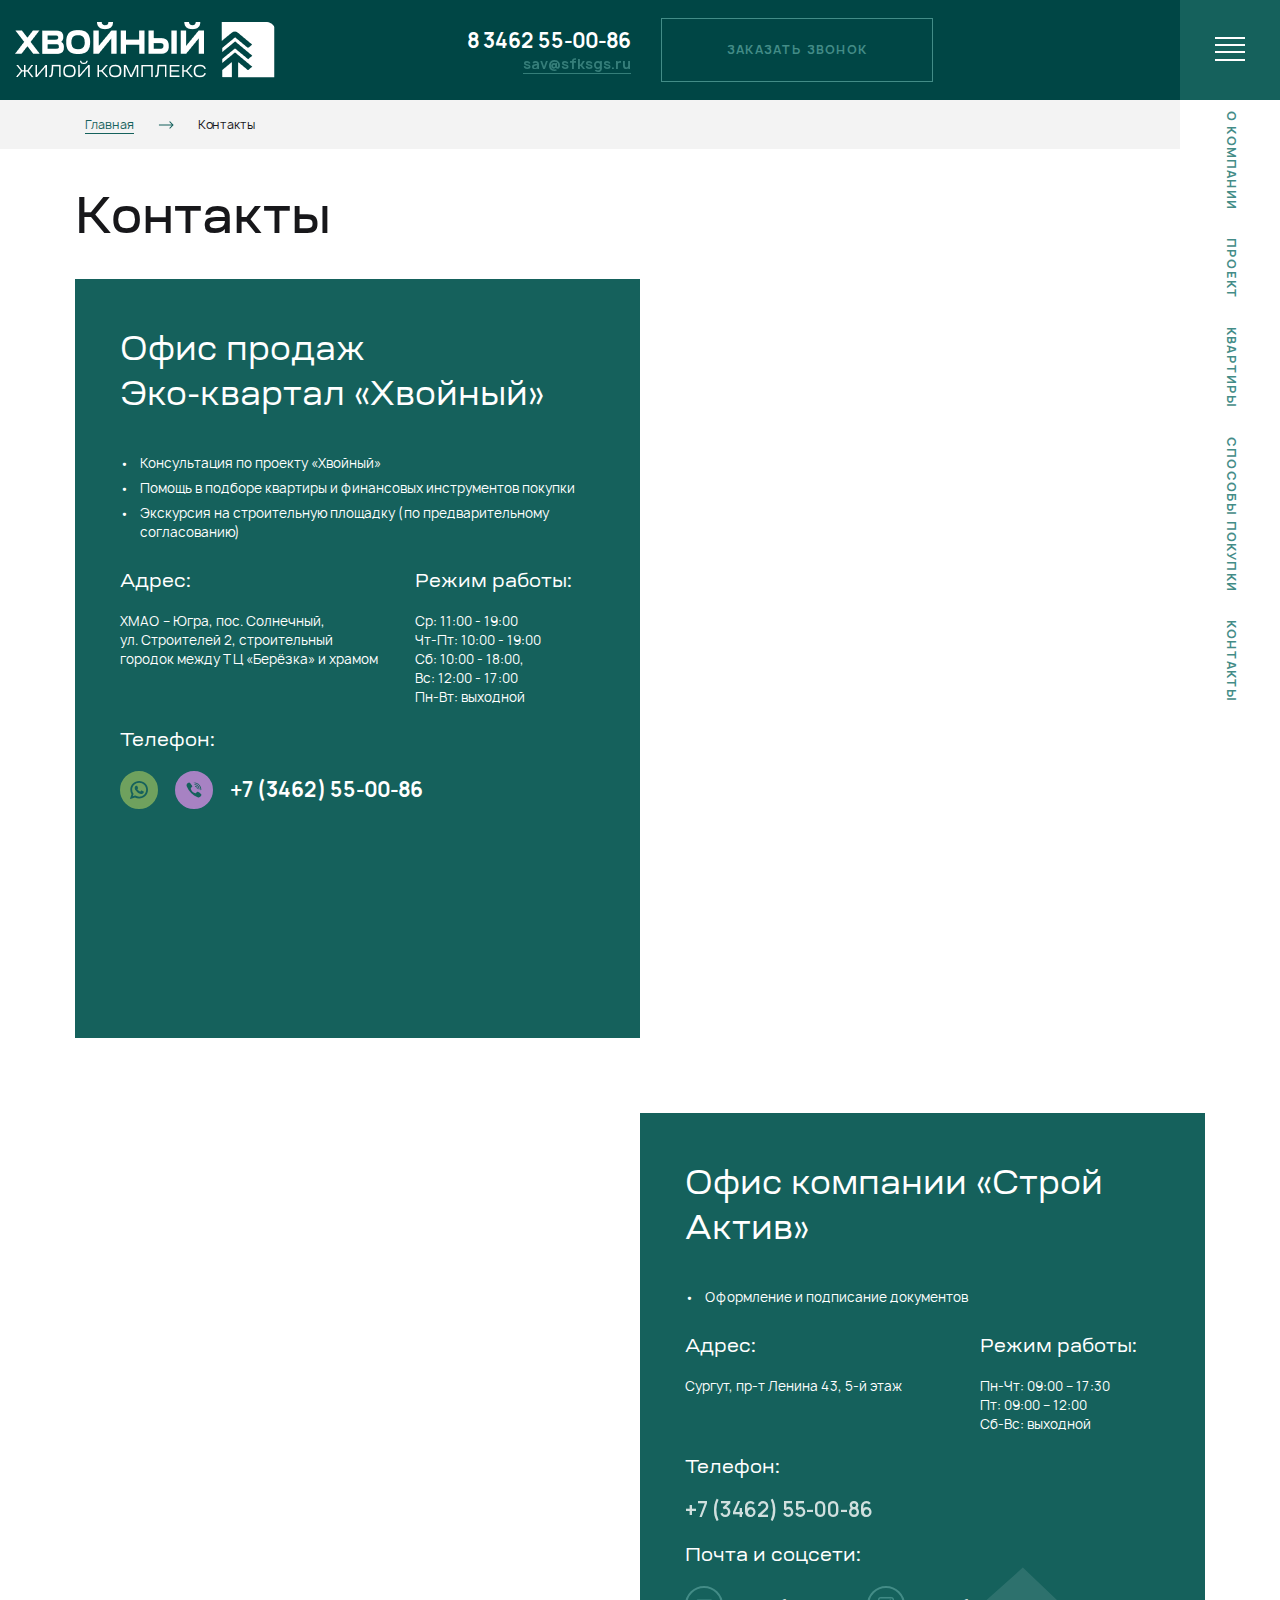
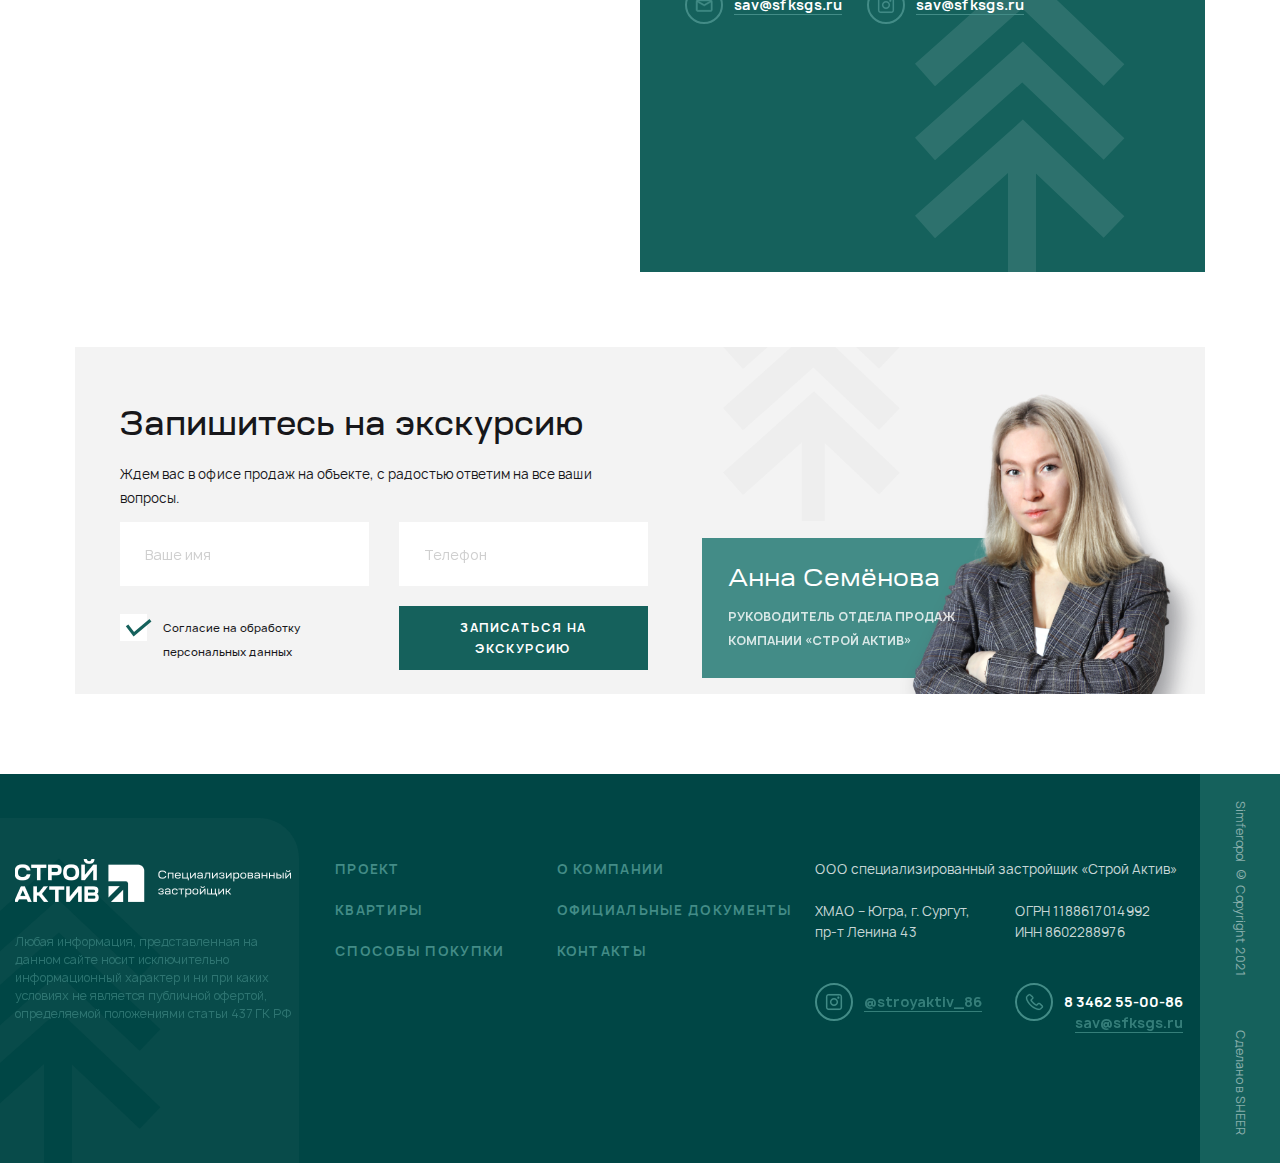
<file: contacts.html>
<!DOCTYPE html>
<!--[if lt IE 7]><html lang="ru" class="lt-ie9 lt-ie8 lt-ie7"><![endif]-->
<!--[if IE 7]><html lang="ru" class="lt-ie9 lt-ie8"><![endif]-->
<!--[if IE 8]><html lang="ru" class="lt-ie9"><![endif]-->
<!--[if gt IE 8]><!-->
<html lang="ru">
<!--<![endif]-->
<head>
	<meta charset="utf-8" />
	<title>Заголовок</title>
	<meta name="description" content="" />
	<meta http-equiv="X-UA-Compatible" content="IE=edge" />
	<meta name="viewport" content="width=device-width, initial-scale=1.0" />
	<meta name="format-detection" content="telephone=no" />
	<link rel="shortcut icon" href="favicon.png" />
	<link rel="stylesheet" href="libs/bootstrap/bootstrap-grid.css" />
	<link rel="stylesheet" href="libs/fontawesome-free-5.12.0-web/css/all.min.css" />
	<link rel="stylesheet" href="libs/fancybox/jquery.fancybox.css" />
	<link rel="stylesheet" href="libs/slick-1.5.9/slick/slick.css" />
	<link rel="stylesheet" href="libs/slick-1.5.9/slick/slick-theme.css" />
	<link rel="stylesheet" href="libs/ion.rangeSlider-master/css/ion.rangeSlider.min.css" />
	<link rel="stylesheet" href="css/fonts.css" />
	<link rel="stylesheet" href="css/main.css?ver=1.5" />
	<link rel="stylesheet" href="css/media.css?ver=1.5" /> 
</head>
<body>

	<div class="wrapper wrapper_page">

		<header class="header">
			<div class="container-fluid">
				<div class="header__wrap">
					<a href="#" class="logo">
						<img src="img/logo.svg" alt="alt">
					</a>
					<div class="header-center">
						<div class="header-center__left">
							<a href="tel:83462550086" class="phone-main">8 3462 55-00-86</a>
							<a href="mailto:sav@sfksgs.ru" class="link-page">sav@sfksgs.ru </a>
						</div>
						<a href="#modal-callback" class="btn-main btn-main_transparent fancybox">Заказать звонок</a>
					</div>
					<span class="btn_nav">
						<span class='sandwich'>
							<span class='sw-topper'></span>
							<span class='sw-bottom'></span>
							<span class='sw-footer'></span>
							<span class='sw-down'></span>
						</span>
					</span>
				</div>
				<div class="menu-wrap">
					<ul class="menu">
						<li><a href="#">О компании</a></li>
						<li><a href="#">проект</a></li>
						<li><a href="#">Квартиры</a></li>
						<li><a href="#">Способы покупки</a></li>
						<li><a href="#">контакты</a></li>
					</ul>
				</div>
			</div>
		</header>

		<div class="breadcumbs-wrap">
			<div class="container-fluid">
				<ul class="breadcumbs">
					<li><a href="#">Главная</a></li>
					<li>Контакты</li>
				</ul>
			</div>
		</div>

		<section class="contacts">
			<div class="container-fluid">
				<h1 class="title-section">Контакты</h1>
				<div class="row row_contacts">
					<div class="col-lg-6">
						<div class="contacts-info">
							<h2 class="title-page">Офис продаж <br>Эко-квартал «Хвойный»</h2>
							<ul>
								<li>Консультация по проекту «Хвойный»</li>
								<li>Помощь в подборе квартиры и финансовых инструментов покупки</li>
								<li>Экскурсия на строительную площадку (по предварительному согласованию)</li>
							</ul>
							<div class="row">
								<div class="col-lg-7">
									<div class="title-middle">Адрес:</div>
									<p>ХМАО – Югра, пос. Солнечный, <br>ул. Строителей 2, строительный <br>городок между ТЦ «Берёзка» и храмом</p>
								</div>
								<div class="col-lg-5">
									<div class="title-middle">Режим работы:</div>
									<p>Ср: 11:00 - 19:00</p>
									<p>Чт-Пт: 10:00 - 19:00</p>
									<p>Сб: 10:00 - 18:00, </p>
									<p>Вс: 12:00 - 17:00</p>
									<p>Пн-Вт: выходной</p>
								</div>
							</div>
							<div class="title-middle">Телефон:</div>
							<div class="contacts-info__contacts">
								<a href="#" class="soc-link">
									<img src="img/whatsapp.svg" alt="alt">
								</a>
								<a href="#" class="soc-link">
									<img src="img/viber.svg" alt="alt">
								</a>
								<a href="tel:+73462550086" class="phone-contact">+7 (3462) 55-00-86</a>
							</div>
						</div>
					</div>
					<div class="col-lg-6">
						<div class="map-contact">
							<script type="text/javascript" charset="utf-8" async src="https://api-maps.yandex.ru/services/constructor/1.0/js/?um=constructor%3Af9de775d03d3176847d50887c6449581a1d69189829995dc451b6fc91e2e10c2&amp;width=100%25&amp;height=400&amp;lang=ru_RU&amp;scroll=false"></script>
						</div>
					</div>
				</div>
				<div class="row row_contacts row_contact-right">
					<div class="col-lg-6">
						<div class="contacts-info">
							<h2 class="title-page">Офис компании «Строй Актив»</h2>
							<ul>
								<li>Оформление и подписание документов</li>
							</ul>
							<div class="row">
								<div class="col-lg-7">
									<div class="title-middle">Адрес:</div>
									<p>Сургут, пр-т Ленина 43, 5-й этаж</p>
								</div>
								<div class="col-lg-5">
									<div class="title-middle">Режим работы:</div>
									<p>Пн-Чт: 09:00 – 17:30</p>
									<p>Пт: 09:00 – 12:00</p>
									<p>Сб-Вс: выходной</p>
								</div>
							</div>
							<div class="title-middle">Телефон:</div>
							<div class="contacts-info__contacts">
								<a href="tel:+73462550086" class="phone-contact">+7 (3462) 55-00-86</a>
							</div>
							<div class="title-middle">Почта и соцсети:</div>
							<div class="contacts-info__contacts">
								<a href="#" class="contact-item">
									<span class="icon-main">
										<img src="img/ic_mail.svg" alt="alt">
									</span>
									<span class="link-page">sav@sfksgs.ru</span>
								</a>
								<a href="#" class="contact-item">
									<span class="icon-main">
										<img src="img/ic_insta.svg" alt="alt">
									</span>
									<span class="link-page">sav@sfksgs.ru</span>
								</a>
							</div>
						</div>
					</div>
					<div class="col-lg-6">
						<div class="map-contact">
							<script type="text/javascript" charset="utf-8" async src="https://api-maps.yandex.ru/services/constructor/1.0/js/?um=constructor%3Ab8186d81651194083bdb4d8424d3ae9a27e611d7904ff01bdd097ed7465525cb&amp;width=100%25&amp;height=833&amp;lang=ru_RU&amp;scroll=false"></script>
						</div>
					</div>
				</div>
				<div class="sign-up">
					<div class="row">
						<div class="col-xl-6">
							<h3 class="title-section">Запишитесь на экскурсию</h3>
							<div class="descr-signup">Ждем вас в офисе продаж на объекте, с радостью ответим на все ваши вопросы.</div>
							<form>
								<div class="row">
									<div class="col-lg-6">
										<div class="item-form">
											<input type="text" placeholder="Ваше имя" required="required">
										</div>
									</div>
									<div class="col-lg-6">
										<div class="item-form">
											<input type="text" placeholder="Телефон" class="input-phone" required="required">
										</div>
									</div>
									<div class="col-lg-6 align-self-center">
										<div class="checkbox">
											<label>
												<input type="checkbox" checked="checked" />
												<span>Согласие на обработку персональных данных</span>
											</label>
										</div>
									</div>
									<div class="col-lg-6">
										<button class="btn-main btn-main_page">записаться на экскурсию</button>
									</div>
								</div>
							</form>
						</div>
						<div class="col-xl-6">
							<div class="person-signup">
								<div class="person-signup__info">
									<div class="person-signup__name">Анна Семёнова</div>
									<p>Руководитель отдела продаж компании «Строй Актив»</p>
								</div>
								<img src="img/person_signup.png" alt="alt">
							</div>
						</div>
					</div>
				</div>
			</div>
		</section>

		<footer class="footer">
			<div class="container">
				<div class="row">
					<div class="col-lg-3 footer__left">
						<a href="#" class="logo">
							<img src="img/logo2.png" alt="alt">
						</a>
						<div class="footer__text">
							<p>Любая информация, представленная на данном сайте носит исключительно информационный характер и ни при каких условиях не является публичной офертой, определяемой положениями статьи 437 ГК РФ</p>
						</div>
					</div>
					<div class="col-lg-5">
						<ul class="footer__nav">
							<li><a href="#">Проект</a></li>
							<li><a href="#">Квартиры</a></li>
							<li><a href="#">Способы покупки</a></li>
							<li><a href="#">О КОМПАНИИ</a></li>
							<li><a href="#">Официальные документы</a></li>
							<li><a href="#">Контакты</a></li>
						</ul>
					</div>
					<div class="col-lg-4 footer__right">
						<p>ООО специализированный застройщик «Строй Актив»</p>
						<br>
						<div class="row">
							<div class="col-6">
								<p>ХМАО – Югра, г. Сургут, <br>пр-т Ленина 43</p>
							</div>
							<div class="col-6">
								<div class="requisites">
									<p>ОГРН 1188617014992</p>
									<p>ИНН 8602288976</p>
								</div>
							</div>
						</div>
						<div class="row row__footer-bottom">
							<div class="col-md-6">
								<a href="#" class="contact-item">
									<span class="icon-main">
										<img src="img/ic_insta.svg" alt="alt">
									</span>
									<span class="link-page">@stroyaktiv_86</span>
								</a>
							</div>
							<div class="col-md-6">
								<div class="wrap-cont">
									<a href="#" class="contact-item">
										<span class="icon-main">
											<img src="img/ic_phone.svg" alt="alt">
										</span>
										<span class="phone-main">8 3462 55-00-86</span>
									</a>
									<div class="bottom-email">
										<a href="mailto:sav@sfksgs.ru" class="link-page">sav@sfksgs.ru</a>
									</div>
								</div>
							</div>
						</div>
					</div>
				</div>
			</div>
			<div class="footer__bottom">
				<ul class="footer__menu">
					<li>Simferopol © Copyright 2021</li>
					<li>Сделано в SHEER</li>
				</ul>
			</div>
		</footer>
		
	</div>

	<div id="modal-reservation" class="modal-block">
		<div class="modal-wrap">
			<div class="title-modal">1К, Дом 1, 49,65 м<sup>2</sup></div>
			<div class="row">
				<div class="col-lg-8">
					<div class="block-modal">
						<div class="block-modal__features">
							<div class="feature-line">
								<span>Этаж:</span>
								<strong>4 из 4</strong>
							</div>
							<div class="feature-line">
								<span>Площадь:</span>
								<strong>49,65 м²</strong>
							</div>
							<div class="feature-line">
								<span>Срок сдачи:</span>
								<strong> 4 кв 2022 года</strong>
							</div>
							<div class="feature-line feature-line_price">
								<span>Стоимость:</span>
								<strong class="feature-line__price">18 000 000 ₽</strong>
							</div>
						</div>
						<div class="block-modal__image">
							<img src="img/modal_img1.jpg" alt="alt">
						</div>
						<ul class="tags-catalog">
							<li><a href="#">видовая</a></li>
							<li><a href="#">высокие потолки</a></li>
							<li><a href="#">панорамные окна</a></li>
						</ul>
					</div>
				</div>
				<div class="col-lg-4">
					<div class="modal-form">
						<div class="title-form">Заявка <br>на болнирование</div>
						<form>
							<div class="item-form">
								<input type="text" placeholder="Ваше имя" required="required">
							</div>
							<div class="item-form">
								<input type="text" placeholder="Телефон" class="input-phone" required="required">
							</div>
							<div class="agree-form">Нажимая на кнопку, вы принимаете политику конфиденциальности и даете согласие на обработку персональных данных</div>
							<button class="btn-main btn-main_page">Забронировать квартиру</button>
						</form>
					</div>
				</div>
			</div>
		</div>
	</div>

	<div id="modal-callback" class="modal-block">
		<div class="modal-wrap modal-wrap_min">
			<div class="title-form">Получить консультацию</div>
			<div class="modal-form">
				<form>
					<div class="item-form">
						<input type="text" placeholder="Ваше имя" required="required">
					</div>
					<div class="item-form">
						<input type="text" placeholder="Телефон" class="input-phone" required="required">
					</div>
					<div class="agree-form">Нажимая на кнопку, вы принимаете политику конфиденциальности и даете согласие на обработку персональных данных</div>
					<button class="btn-main btn-main_page">отправить заявку</button>
				</form>
			</div>
		</div>
	</div>

	<!--[if lt IE 9]>
	<script src="libs/html5shiv/es5-shim.min.js"></script>
	<script src="libs/html5shiv/html5shiv.min.js"></script>
	<script src="libs/html5shiv/html5shiv-printshiv.min.js"></script>
	<script src="libs/respond/respond.min.js"></script>
<![endif]-->
<script src="libs/jquery/jquery-1.11.1.min.js"></script>
<script src="libs/jquery-mousewheel/jquery.mousewheel.min.js"></script>
<script src="libs/fancybox/jquery.fancybox.pack.js"></script>
<script src="libs/slick-1.5.9/slick/slick.min.js"></script>
<script src="libs/scroll2id/PageScroll2id.min.js"></script>
<script src="libs/mask/jquery.maskedinput.js"></script>
<script src="libs/ion.rangeSlider-master/js/ion.rangeSlider.min.js"></script>
<script src="libs/jQueryFormStyler-master/jquery.formstyler.min.js"></script>
<script src="js/common.js?ver=1.5"></script>
<!-- Yandex.Metrika counter --><!-- /Yandex.Metrika counter -->
<!-- Google Analytics counter --><!-- /Google Analytics counter -->
</body>
</html>
</file>
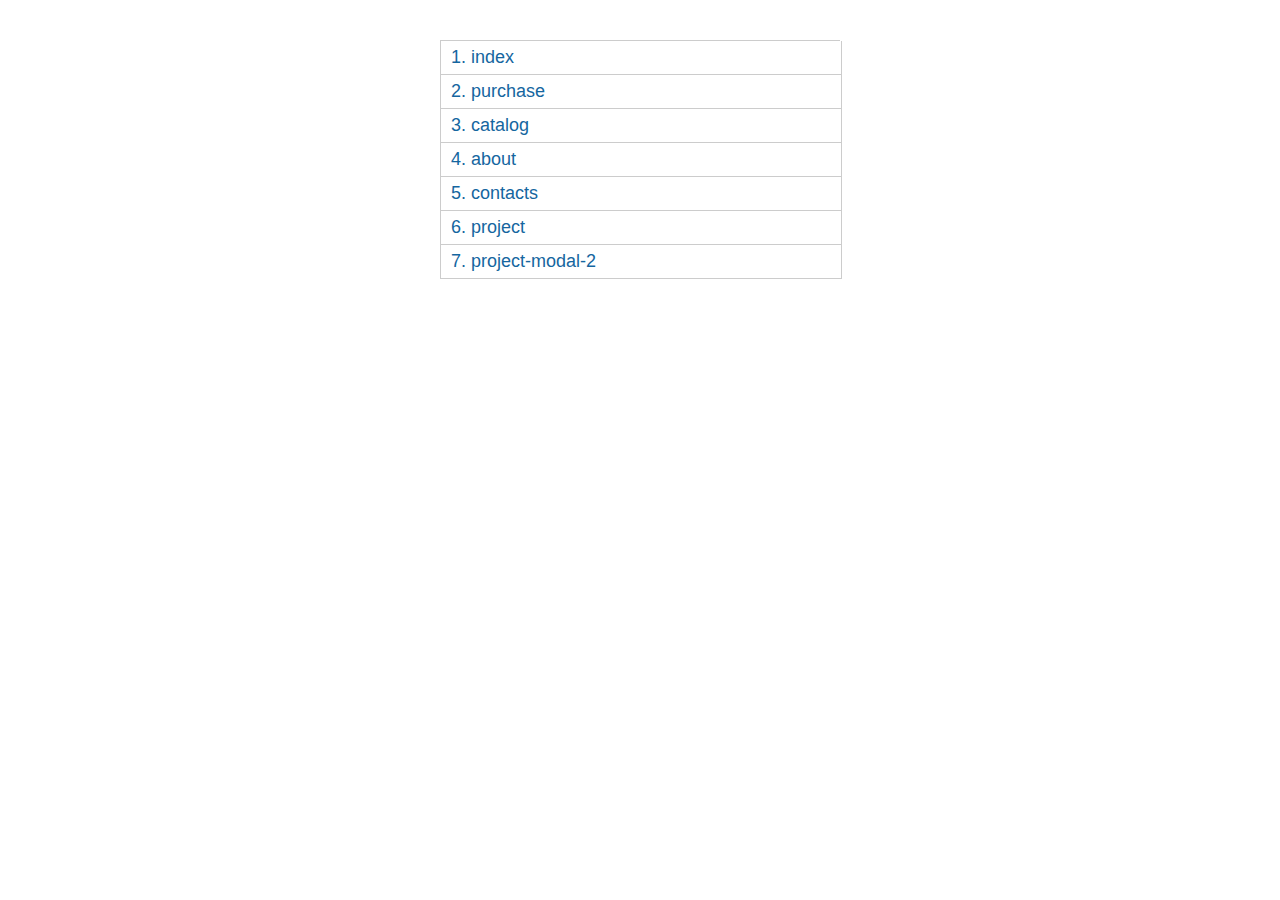
<file: map.html>
<!DOCTYPE html>
<!--[if lt IE 7]><html lang="ru" class="lt-ie9 lt-ie8 lt-ie7"><![endif]-->
<!--[if IE 7]><html lang="ru" class="lt-ie9 lt-ie8"><![endif]-->
<!--[if IE 8]><html lang="ru" class="lt-ie9"><![endif]-->
<!--[if gt IE 8]><!-->
<html lang="ru">
<!--<![endif]-->
<head>
	<meta charset="utf-8" />
	<title>Заголовок</title>
	<meta name="description" content="" />
	<meta http-equiv="X-UA-Compatible" content="IE=edge" />
	<meta name="viewport" content="width=device-width, initial-scale=1.0" />
</head>
<body>

	<div class="wrapper">
		<div class="count_pages">
			<ul> 
				<li><a href="index.html" target="_blanck">index</a></li>
				<li><a href="purchase.html" target="_blanck">purchase</a></li>
				<li><a href="catalog.html" target="_blanck">catalog</a></li>
				<li><a href="about.html" target="_blanck">about</a></li>
				<li><a href="contacts.html" target="_blanck">contacts</a></li>
				<li><a href="project.html" target="_blanck">project</a></li>
				<li><a href="project-modal-2.html" target="_blanck">project-modal-2</a></li>
			</ul> 
		</div> 
	</div>  
    
	<style>
		.count_pages a:before {
			counter-increment: list1;
			content: counter(list1) ". ";
		}
		.count_pages li {
			list-style: none;
			margin-bottom: 0px;
			border: 1px solid #ccc;
			border-top: none;
			width: 100%;
		}
		.count_pages {
			margin: 0;
			width: 400px;
			margin: auto;
			font-family: sans-serif;
			margin-top: 40px;
			max-width: 100%;
			border-top: 1px solid #ccc;
			counter-reset: list1;
			margin-bottom: 40px;
		}
		.count_pages ul {
			margin: 0;
			padding: 0;
		}
		.count_pages a {
			font-size: 18px;
			color: #15669F;
			text-decoration: none;
			display: block;
			padding: 6px 10px;
		}
	</style>
</body>
</html>
</file>
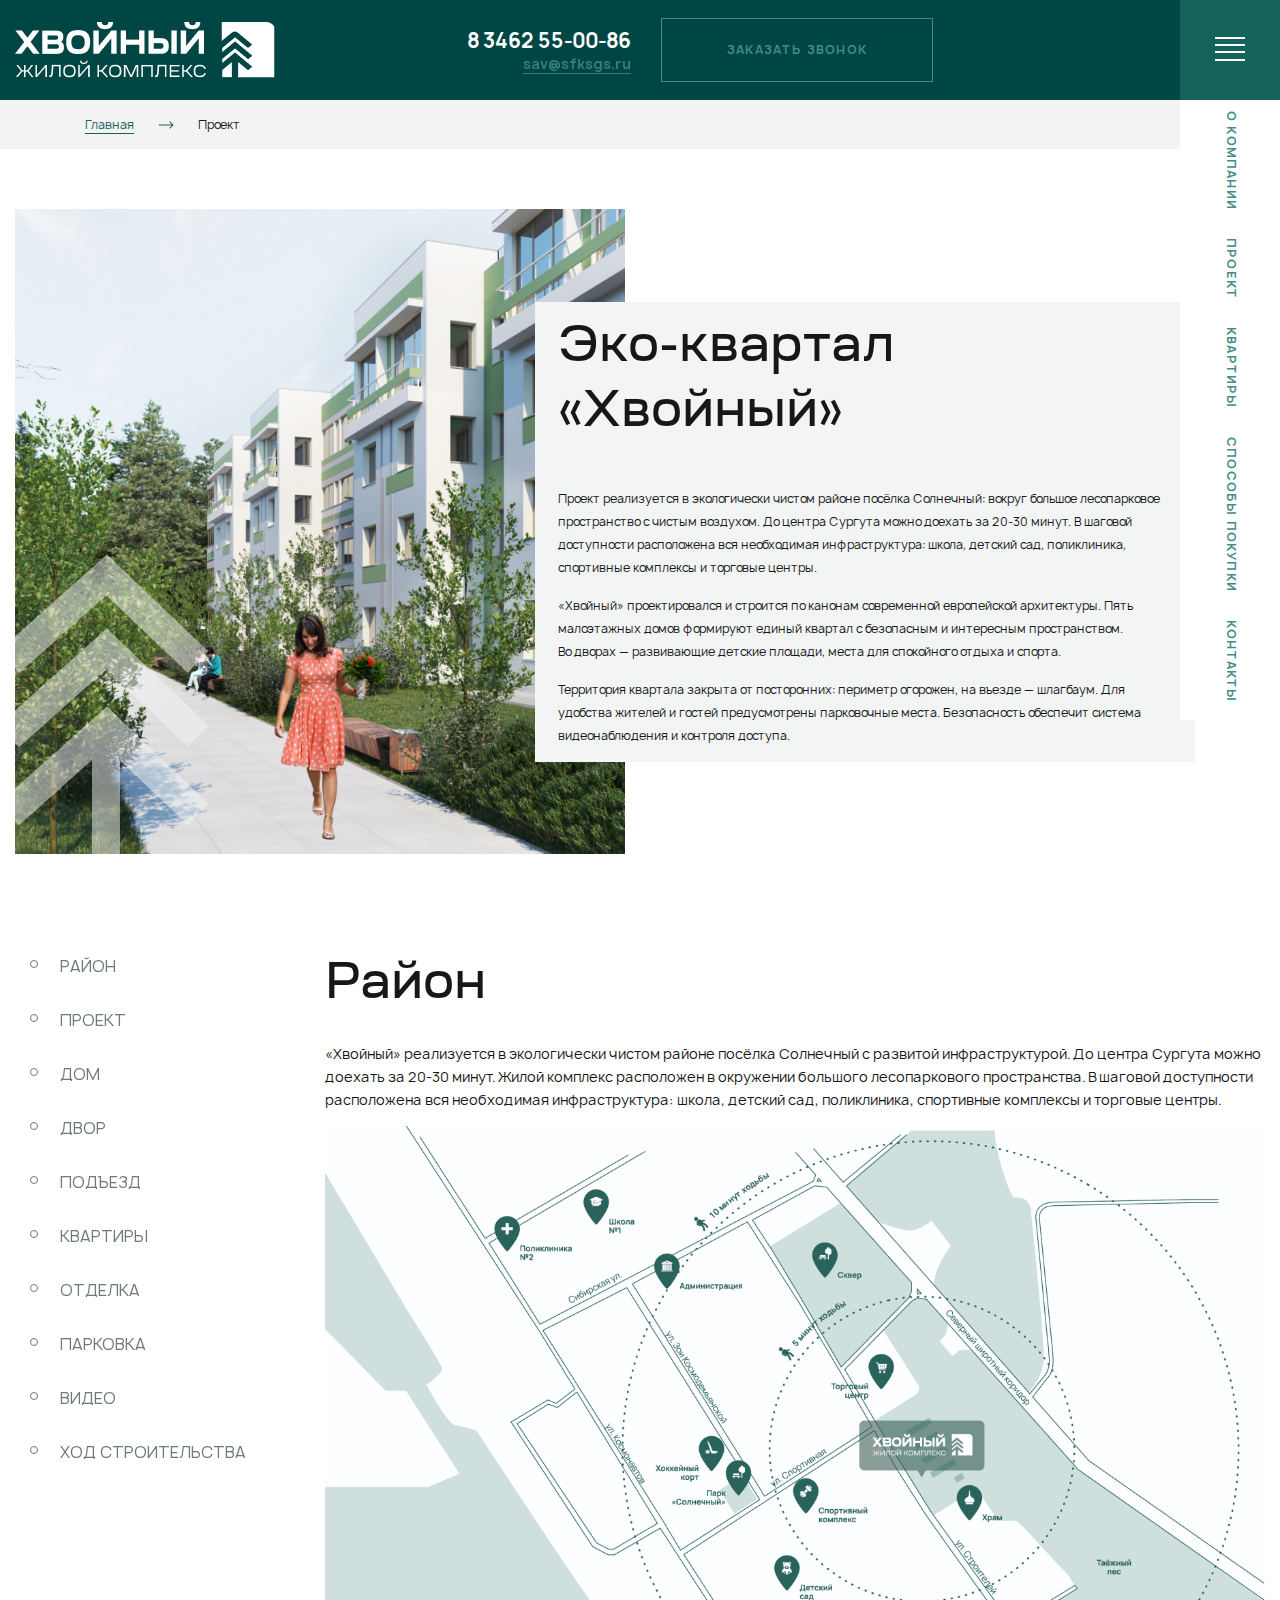
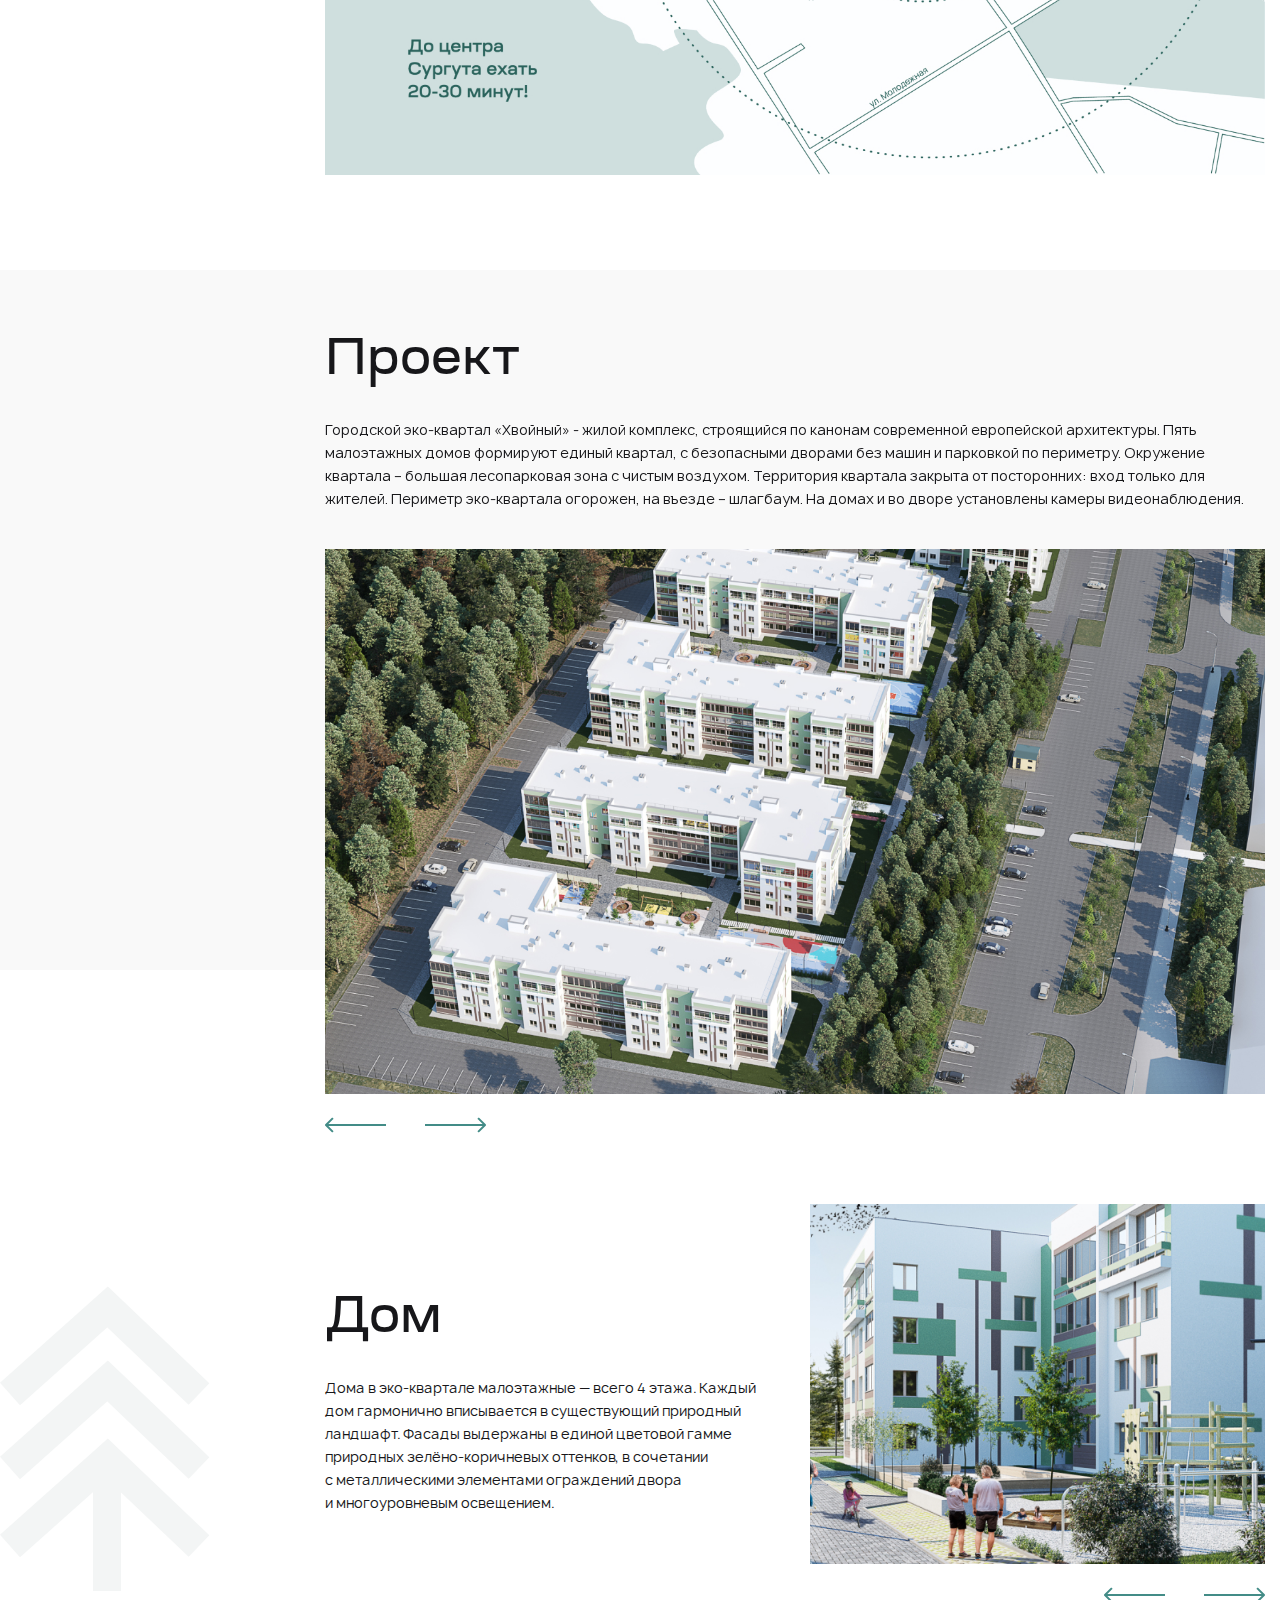
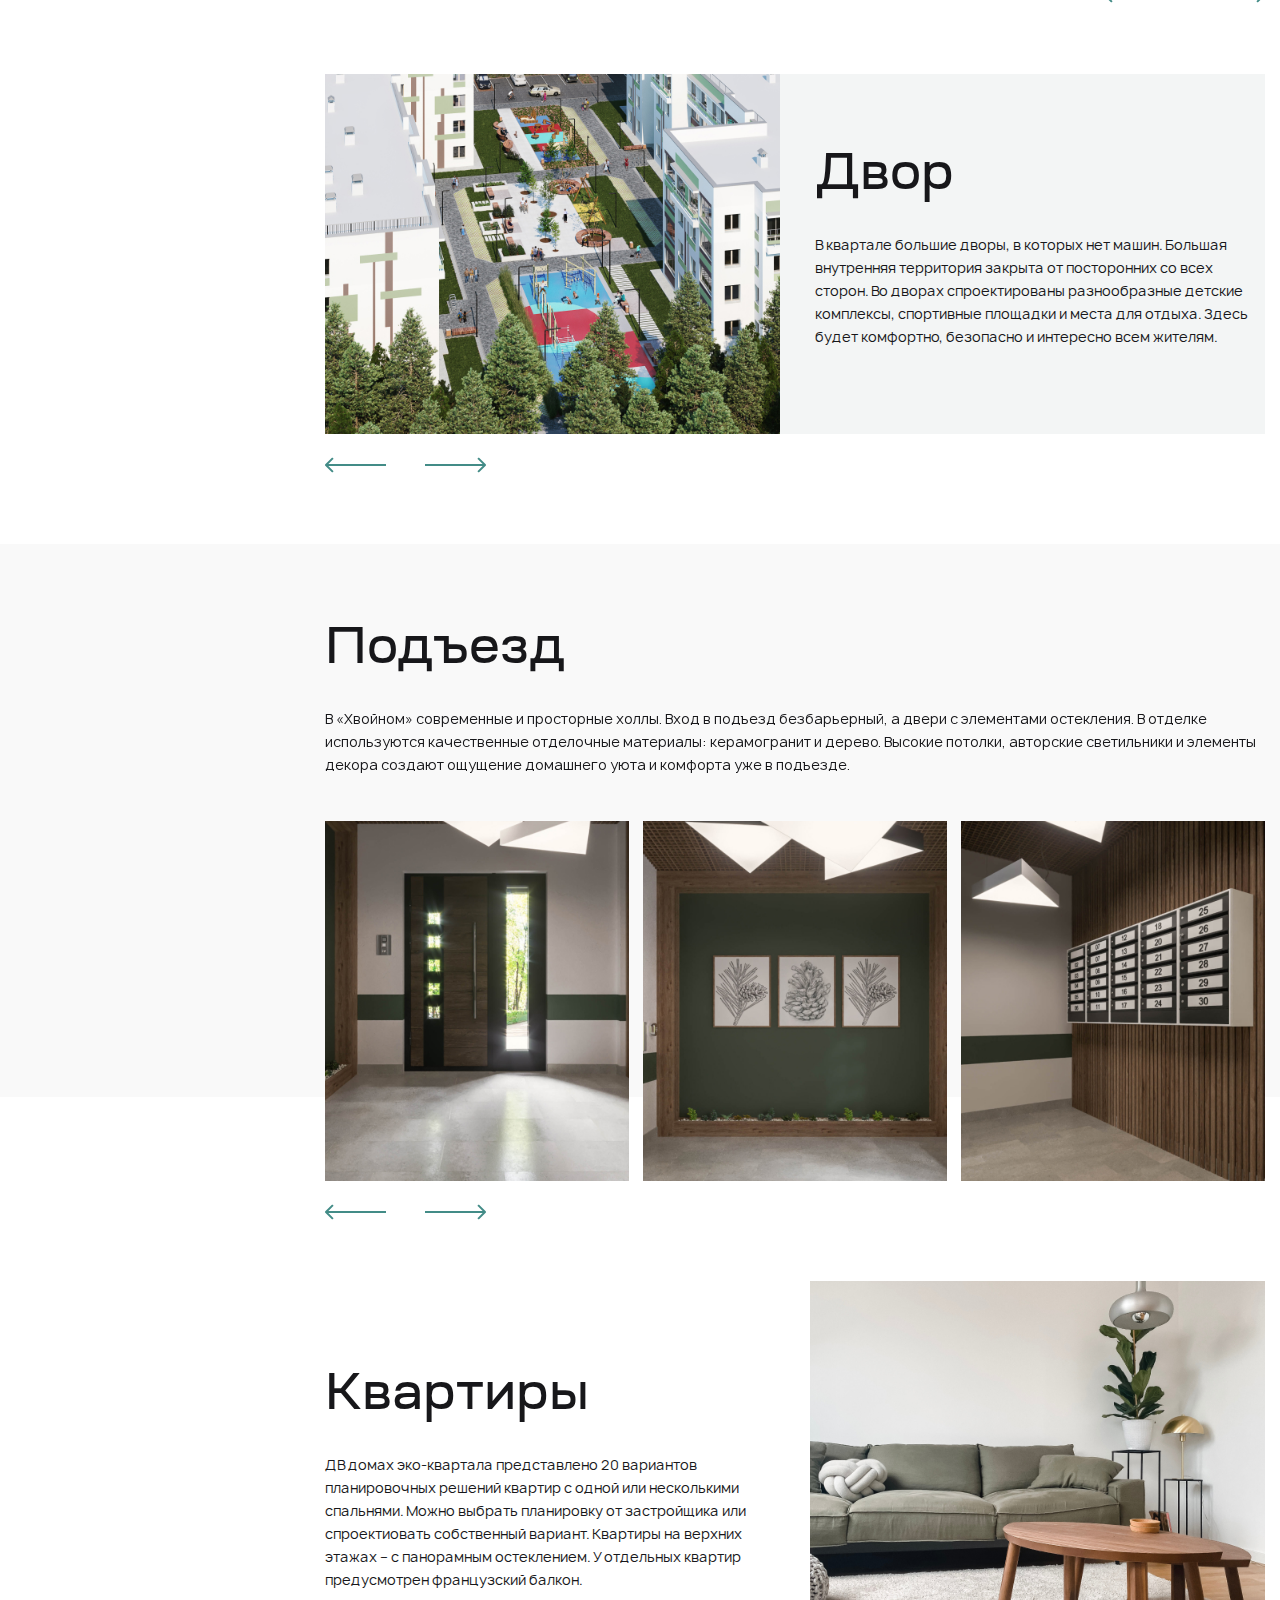
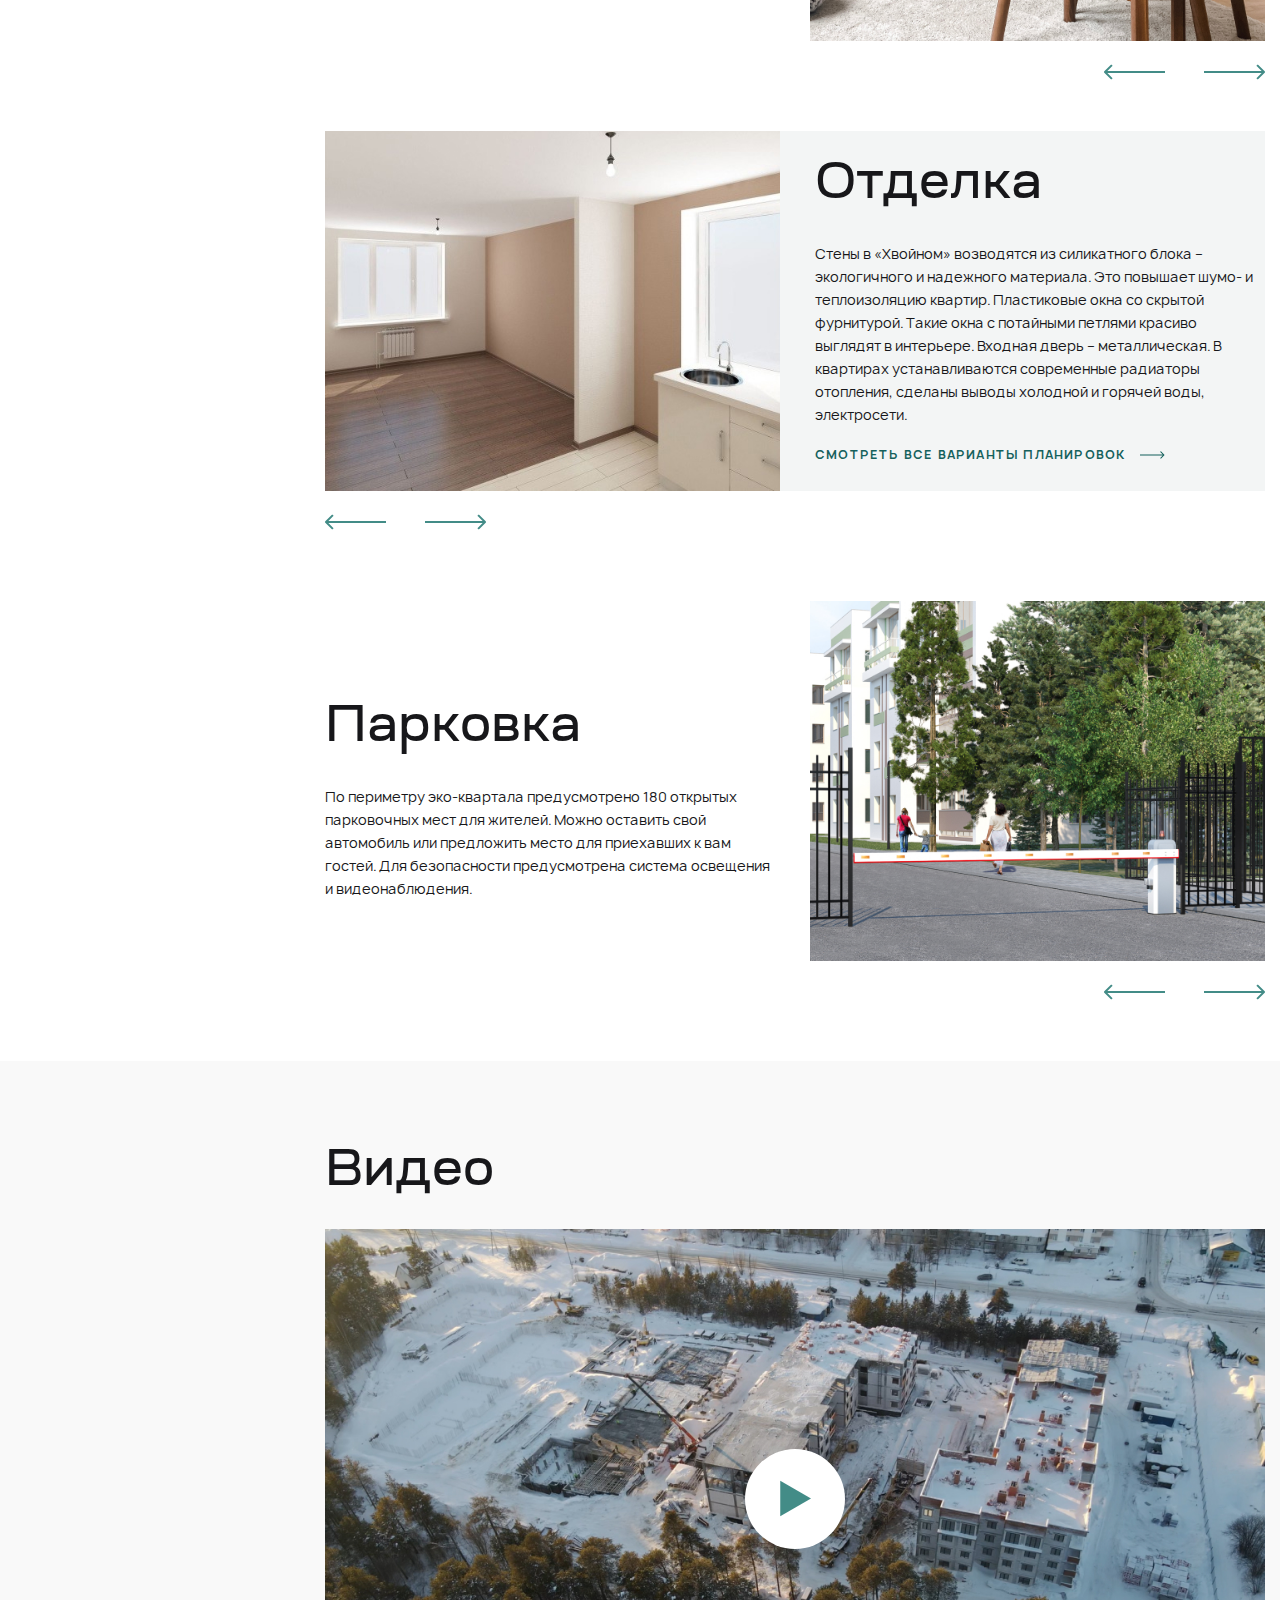
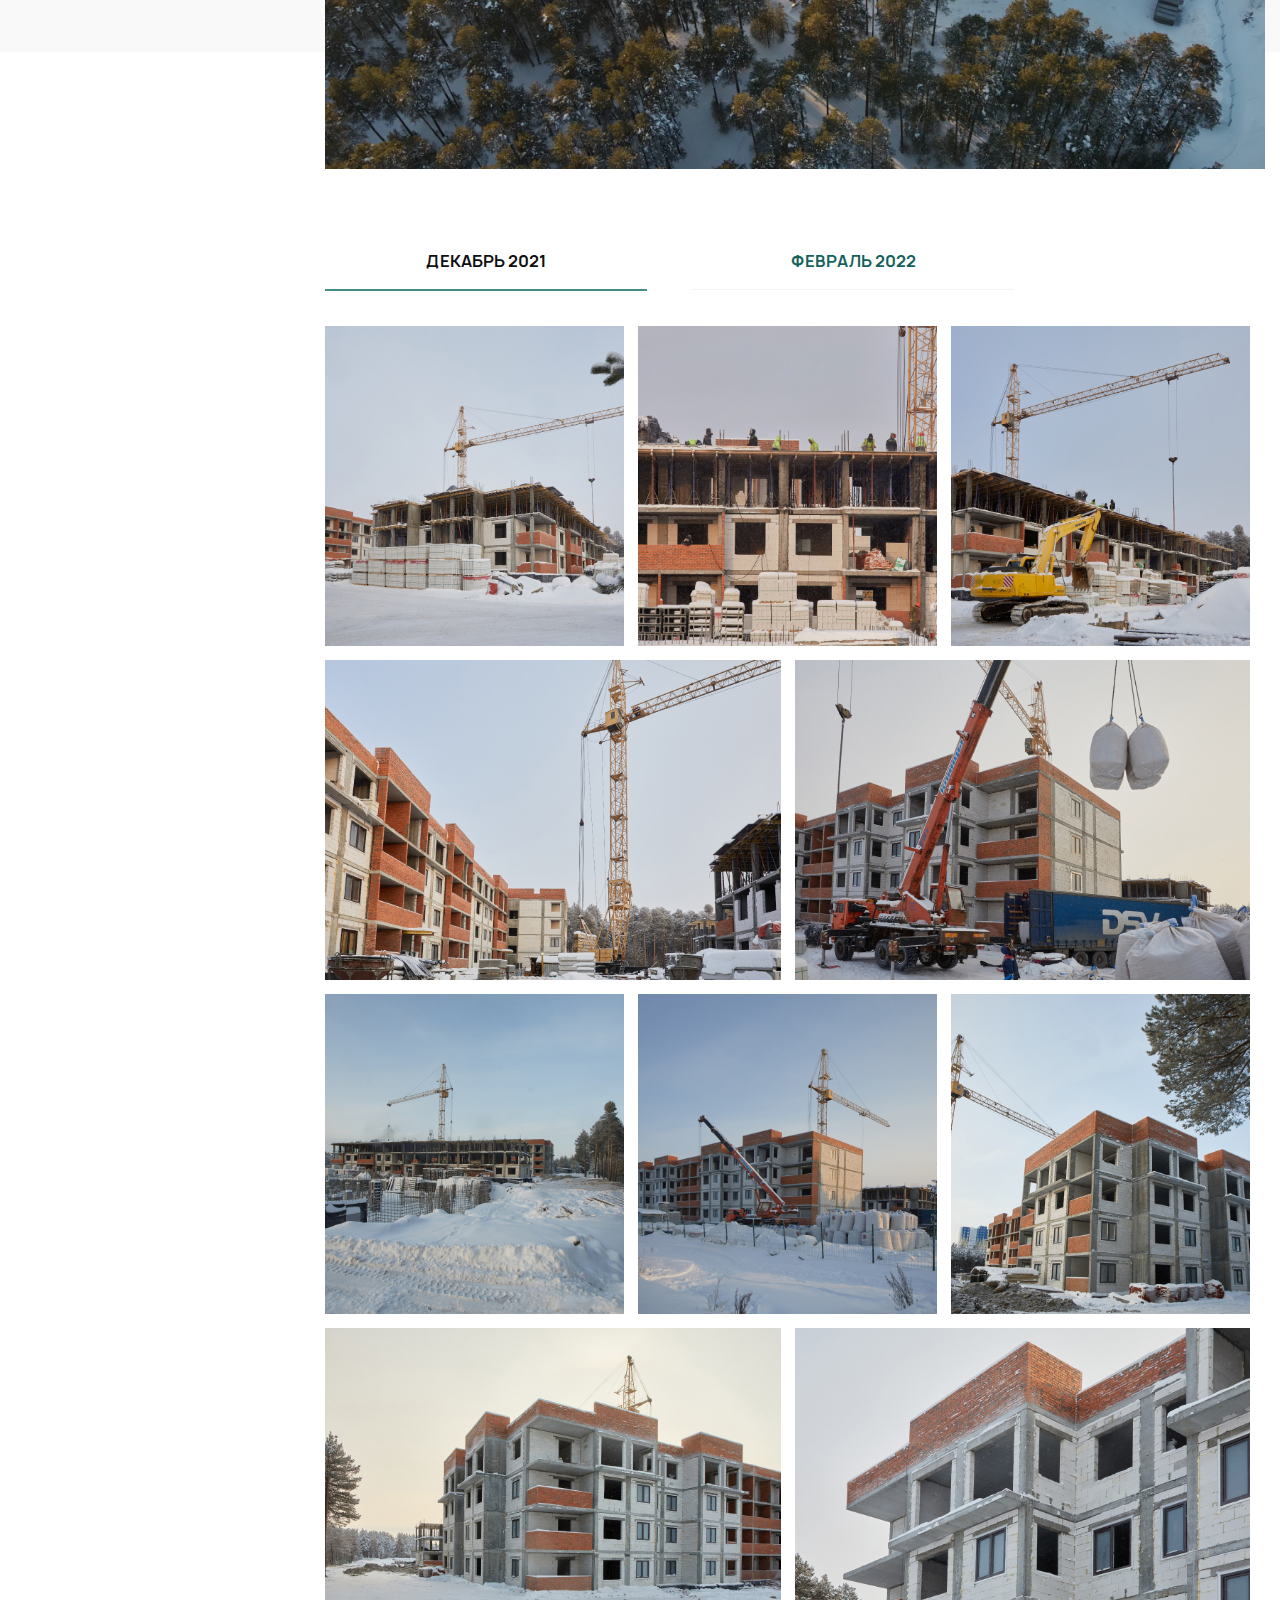
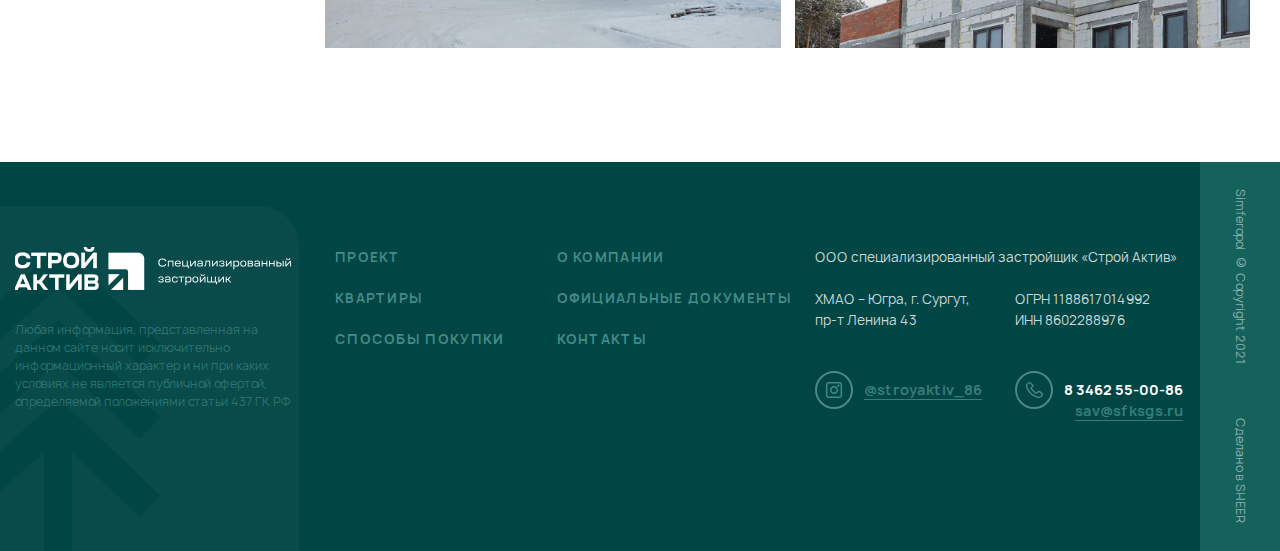
<file: project-modal-2.html>
<!DOCTYPE html>
<!--[if lt IE 7]><html lang="ru" class="lt-ie9 lt-ie8 lt-ie7"><![endif]-->
<!--[if IE 7]><html lang="ru" class="lt-ie9 lt-ie8"><![endif]-->
<!--[if IE 8]><html lang="ru" class="lt-ie9"><![endif]-->
<!--[if gt IE 8]><!-->
<html lang="ru">
<!--<![endif]-->
<head>
	<meta charset="utf-8" />
	<title>Заголовок</title>
	<meta name="description" content="" />
	<meta http-equiv="X-UA-Compatible" content="IE=edge" />
	<meta name="viewport" content="width=device-width, initial-scale=1.0" />
	<meta name="format-detection" content="telephone=no" />
	<link rel="shortcut icon" href="favicon.png" />
	<link rel="stylesheet" href="libs/bootstrap/bootstrap-grid.css" />
	<link rel="stylesheet" href="libs/fontawesome-free-5.12.0-web/css/all.min.css" />
	<link rel="stylesheet" href="libs/fancybox/jquery.fancybox.css" />
	<link rel="stylesheet" href="libs/slick-1.5.9/slick/slick.css" />
	<link rel="stylesheet" href="libs/slick-1.5.9/slick/slick-theme.css" />
	<link rel="stylesheet" href="libs/ion.rangeSlider-master/css/ion.rangeSlider.min.css" />
	<link rel="stylesheet" href="css/fonts.css" />
	<link rel="stylesheet" href="css/main.css?ver=1.8" />
	<link rel="stylesheet" href="css/media.css?ver=1.8" /> 
</head>
<body>

	<div class="wrapper wrapper_page">

		<header class="header"> 
			<div class="container-fluid">
				<div class="header__wrap">
					<a href="#" class="logo">
						<img src="img/logo.svg" alt="alt">
					</a>
					<div class="header-center">
						<div class="header-center__left">
							<a href="tel:83462550086" class="phone-main">8 3462 55-00-86</a>
							<a href="mailto:sav@sfksgs.ru" class="link-page">sav@sfksgs.ru </a>
						</div>
						<a href="#modal-callback" class="btn-main btn-main_transparent fancybox">Заказать звонок</a>
					</div>
					<span class="btn_nav">
						<span class='sandwich'>
							<span class='sw-topper'></span>
							<span class='sw-bottom'></span>
							<span class='sw-footer'></span>
							<span class='sw-down'></span>
						</span>
					</span>
				</div>
				<div class="menu-wrap">
					<ul class="menu">
						<li><a href="#">О компании</a></li>
						<li><a href="#">проект</a></li>
						<li><a href="#">Квартиры</a></li>
						<li><a href="#">Способы покупки</a></li>
						<li><a href="#">контакты</a></li>
					</ul>
				</div>
			</div>
		</header>

		<div class="breadcumbs-wrap">
			<div class="container-fluid">
				<ul class="breadcumbs">
					<li><a href="#">Главная</a></li>
					<li>Проект</li>
				</ul>
			</div>
		</div>

		<section class="project-about">
			<div class="container-fluid">
				<div class="row align-items-center">
					<div class="col-lg-6">
						<div class="item-about__image">
							<img src="img/about_project.jpg" alt="alt">
						</div>
					</div>
					<div class="col-lg-6">
						<div class="item-about__text">
							<h1 class="title-section">Эко-квартал «Хвойный»</h1>
							<p>Проект реализуется в экологически чистом районе посёлка Солнечный: вокруг большое лесопарковое пространство с чистым воздухом. До центра Сургута можно доехать за 20-30 минут. В шаговой доступности расположена вся необходимая инфраструктура: школа, детский сад, поликлиника, спортивные комплексы и торговые центры.</p>
							<p>«Хвойный» проектировался и строится по канонам современной европейской архитектуры. Пять малоэтажных домов формируют единый квартал с безопасным и интересным пространством. Во дворах — развивающие детские площади, места для спокойного отдыха и спорта.</p>
							<p>Территория квартала закрыта от посторонних: периметр огорожен, на въезде — шлагбаум. Для удобства жителей и гостей предусмотрены парковочные места. Безопасность обеспечит система видеонаблюдения и контроля доступа.</p>
						</div>
					</div>
				</div>
			</div>
		</section>

		<section class="project">
			<div class="wrap-nav">
				<div class="nav-page">
					<a href="#sect-1" class="item-nav">Район</a>
					<a href="#sect-2" class="item-nav">Проект</a>
					<a href="#sect-3" class="item-nav">Дом</a>
					<a href="#sect-4" class="item-nav">Двор</a>
					<a href="#sect-5" class="item-nav">Подъезд</a>
					<a href="#sect-6" class="item-nav">Квартиры</a>
					<a href="#sect-7" class="item-nav">Отделка</a>
					<a href="#sect-8" class="item-nav">Парковка</a>
					<a href="#sect-9" class="item-nav">Видео</a>
					<a href="#sect-10" class="item-nav">Ход строительства</a>
				</div>
			</div>
			<div class="section-project section-project_1" id="sect-1">
				<div class="container-fluid">
					<h2 class="title-section">Район</h2>
					<p>«Хвойный» реализуется в экологически чистом районе посёлка Солнечный с развитой инфраструктурой.  До центра Сургута можно доехать за 20-30 минут. Жилой комплекс расположен в окружении большого лесопаркового пространства. В шаговой доступности расположена вся необходимая инфраструктура: школа, детский сад, поликлиника, спортивные комплексы и торговые центры.</p>
					<div class="image-simple">
						<img src="img/map_project.jpg" alt="alt">
					</div>
				</div>
			</div>
			<div class="section-project section-project_2" id="sect-2">
				<div class="container-fluid">
					<h2 class="title-section">Проект</h2>
					<p>Городской эко-квартал «Хвойный» - жилой комплекс, строящийся по канонам современной европейской архитектуры. Пять малоэтажных домов формируют единый квартал, с безопасными дворами без машин и парковкой по периметру. Окружение квартала – большая лесопарковая зона с чистым воздухом. Территория квартала закрыта от посторонних: вход только для жителей. Периметр эко-квартала огорожен, на въезде – шлагбаум. На домах и во дворе установлены камеры видеонаблюдения.</p>
					<br>
					<ul class="slider-image arrows-main">
						<li>
							<div class="slider-image__item">
								<img src="img/slider_image1.jpg" alt="alt">
							</div>
						</li>
						<li>
							<div class="slider-image__item">
								<img src="img/slider_image1.jpg" alt="alt">
							</div>
						</li>
						<li>
							<div class="slider-image__item">
								<img src="img/slider_image1.jpg" alt="alt">
							</div>
						</li>
					</ul>
				</div>
			</div>
			<div class="section-project section-project_3" id="sect-3">
				<div class="container-fluid">
					<div class="row align-items-center">
						<div class="col-lg-6 section-project__left">
							<h2 class="title-section">Дом</h2>
							<p>Дома в эко-квартале малоэтажные — всего 4 этажа. Каждый дом гармонично вписывается в существующий природный ландшафт. Фасады выдержаны в единой цветовой гамме природных зелёно-коричневых оттенков, в сочетании с металлическими элементами ограждений двора и многоуровневым освещением.</p>
						</div>
						<div class="col-lg-6">
							<ul class="slider-image slider-image_min arrows-main arrows-main_right">
								<li>
									<div class="slider-image__item">
										<img src="img/slider_image2_1.jpg" alt="alt">
									</div>
								</li>
								<li>
									<div class="slider-image__item">
										<img src="img/slider_image2_1.jpg" alt="alt">
									</div>
								</li>
								<li>
									<div class="slider-image__item">
										<img src="img/slider_image2_1.jpg" alt="alt">
									</div>
								</li>
							</ul>
						</div>
					</div>
				</div>
			</div>
			<div class="section-project section-project_4" id="sect-4">
				<div class="container-fluid">
					<div class="block-project">
						<div class="row align-items-center">
							<div class="col-lg-6">
								<div class="block-project__right">
									<h2 class="title-section">Двор</h2>
									<p>В квартале большие дворы, в которых нет машин. Большая внутренняя территория закрыта от посторонних со всех сторон. Во дворах спроектированы разнообразные детские комплексы, спортивные площадки и места для отдыха. Здесь будет комфортно, безопасно и интересно всем жителям.</p>
								</div>
							</div>
							<div class="col-lg-6">
								<ul class="slider-image slider-image_min arrows-main">
									<li>
										<div class="slider-image__item">
											<img src="img/slider_image3_1.jpg" alt="alt">
										</div>
									</li>
									<li>
										<div class="slider-image__item">
											<img src="img/slider_image3_1.jpg" alt="alt">
										</div>
									</li>
									<li>
										<div class="slider-image__item">
											<img src="img/slider_image3_1.jpg" alt="alt">
										</div>
									</li>
								</ul>
							</div>
						</div>
					</div>
				</div>
			</div>
			<div class="section-project section-project_5" id="sect-5">
				<div class="container-fluid">
					<h2 class="title-section">Подъезд</h2>
					<p>В «Хвойном» современные и просторные холлы. Вход в подъезд безбарьерный, а двери с элементами остекления. В отделке используются качественные отделочные материалы: керамогранит и дерево. Высокие потолки, авторские светильники и элементы декора создают ощущение домашнего уюта и комфорта уже в подъезде.</p>
					<ul class="slider-three slider-image_min arrows-main">
						<li>
							<div class="slider-image__item">
								<img src="img/slide_three1.jpg" alt="alt">
							</div>
						</li>
						<li>
							<div class="slider-image__item">
								<img src="img/slide_three2.jpg" alt="alt">
							</div>
						</li>
						<li>
							<div class="slider-image__item">
								<img src="img/slide_three3.jpg" alt="alt">
							</div>
						</li>
						<li>
							<div class="slider-image__item">
								<img src="img/slide_three1.jpg" alt="alt">
							</div>
						</li>
					</ul>
				</div>
			</div>
			<div class="section-project section-project_6" id="sect-6">
				<div class="container-fluid">
					<div class="row align-items-center">
						<div class="col-lg-6 section-project__left">
							<h2 class="title-section">Квартиры</h2>
							<p>ДВ домах эко-квартала представлено 20 вариантов планировочных решений квартир с одной или несколькими спальнями. Можно выбрать планировку от застройщика или спроектиовать собственный вариант. Квартиры на верхних этажах – с панорамным остеклением. У отдельных квартир предусмотрен французский балкон.</p>
						</div>
						<div class="col-lg-6">
							<ul class="slider-image slider-image_min arrows-main arrows-main_right">
								<li>
									<div class="slider-image__item">
										<img src="img/slider_image4_1.jpg" alt="alt">
									</div>
								</li>
								<li>
									<div class="slider-image__item">
										<img src="img/slider_image4_1.jpg" alt="alt">
									</div>
								</li>
								<li>
									<div class="slider-image__item">
										<img src="img/slider_image4_1.jpg" alt="alt">
									</div>
								</li>
							</ul>
						</div>
					</div>
				</div>
			</div>
			<div class="section-project section-project_7" id="sect-7">
				<div class="container-fluid">
					<div class="block-project">
						<div class="row align-items-center">
							<div class="col-lg-6">
								<div class="block-project__right">
									<h2 class="title-section">Отделка</h2>
									<p>Стены в «Хвойном» возводятся из силикатного блока – экологичного и надежного материала. Это повышает шумо- и теплоизоляцию квартир. Пластиковые окна со скрытой фурнитурой. Такие окна с потайными петлями красиво выглядят в интерьере. Входная дверь – металлическая. В квартирах устанавливаются современные радиаторы отопления, сделаны выводы холодной и горячей воды, электросети.</p>
									<a href="#modal-layout" class="link-more fancybox-project">Смотреть все варианты планировок <img src="img/arrow_min.svg" alt="alt"></a>
								</div>
							</div>
							<div class="col-lg-6">
								<ul class="slider-image slider-image_min arrows-main">
									<li>
										<div class="slider-image__item">
											<img src="img/slider_image5_1.jpg" alt="alt">
										</div>
									</li>
									<li>
										<div class="slider-image__item">
											<img src="img/slider_image5_1.jpg" alt="alt">
										</div>
									</li>
									<li>
										<div class="slider-image__item">
											<img src="img/slider_image5_1.jpg" alt="alt">
										</div>
									</li>
								</ul>
							</div>
						</div>
					</div>
				</div>
			</div>
			<div class="section-project section-project_8" id="sect-8">
				<div class="container-fluid">
					<div class="row align-items-center">
						<div class="col-lg-6 section-project__left">
							<h2 class="title-section">Парковка</h2>
							<p>По периметру эко-квартала предусмотрено 180 открытых парковочных мест для жителей. Можно оставить свой автомобиль или предложить место для приехавших к вам гостей. Для безопасности предусмотрена система освещения и видеонаблюдения.</p>
						</div>
						<div class="col-lg-6">
							<ul class="slider-image slider-image_min arrows-main arrows-main_right">
								<li>
									<div class="slider-image__item">
										<img src="img/slider_image6_1.jpg" alt="alt">
									</div>
								</li>
								<li>
									<div class="slider-image__item">
										<img src="img/slider_image6_1.jpg" alt="alt">
									</div>
								</li>
								<li>
									<div class="slider-image__item">
										<img src="img/slider_image6_1.jpg" alt="alt">
									</div>
								</li>
							</ul>
						</div>
					</div>
				</div>
			</div>
			<div class="section-project section-project_9" id="sect-9">
				<div class="container-fluid">
					<h2 class="title-section">Видео</h2>
					<a href="https://www.youtube.com/embed/E8d_JvMpoY4" class="video-block fancybox fancybox.iframe">
						<img src="img/video.jpg" alt="alt">
						<span class="video-block__play"><img src="img/play.svg" alt="alt"></span>
					</a>
				</div>
			</div>
			<div class="section-project section-project_10" id="sect-10">
				<div class="container-fluid">
					<ul class="tabs">
						<li class="active"><a href="#tab1">Декабрь 2021</a></li>
						<li><a href="#tab2">февраль 2022</a></li>
					</ul>
					<div class="tab-container">
						<div class="tab-pane" id="tab1">
							<div class="row row_photos">
								<div class="col-4">
									<a href="img/photo_project1.jpg" class="item-photo fancybox" rel="group1">
										<img src="img/photo_project1.jpg" alt="alt">
									</a>
								</div>
								<div class="col-4">
									<a href="img/photo_project2.jpg" class="item-photo fancybox" rel="group1">
										<img src="img/photo_project2.jpg" alt="alt">
									</a>
								</div>
								<div class="col-4">
									<a href="img/photo_project3.jpg" class="item-photo fancybox" rel="group1">
										<img src="img/photo_project3.jpg" alt="alt">
									</a>
								</div>
								<div class="col-6">
									<a href="img/photo_project4.jpg" class="item-photo fancybox" rel="group1">
										<img src="img/photo_project4.jpg" alt="alt">
									</a>
								</div>
								<div class="col-6">
									<a href="img/photo_project5.jpg" class="item-photo fancybox" rel="group1">
										<img src="img/photo_project5.jpg" alt="alt">
									</a>
								</div>
								<div class="col-4">
									<a href="img/photo_project6.jpg" class="item-photo fancybox" rel="group1">
										<img src="img/photo_project6.jpg" alt="alt">
									</a>
								</div>
								<div class="col-4">
									<a href="img/photo_project7.jpg" class="item-photo fancybox" rel="group1">
										<img src="img/photo_project7.jpg" alt="alt">
									</a>
								</div>
								<div class="col-4">
									<a href="img/photo_project8.jpg" class="item-photo fancybox" rel="group1">
										<img src="img/photo_project8.jpg" alt="alt">
									</a>
								</div>
								<div class="col-6">
									<a href="img/photo_project9.jpg" class="item-photo fancybox" rel="group1">
										<img src="img/photo_project9.jpg" alt="alt">
									</a>
								</div>
								<div class="col-6">
									<a href="img/photo_project10.jpg" class="item-photo fancybox" rel="group1">
										<img src="img/photo_project10.jpg" alt="alt">
									</a>
								</div>
							</div>
						</div>
						<div class="tab-pane" id="tab2">
							<div class="row row_photos">
								<div class="col-4">
									<a href="img/photo_project1.jpg" class="item-photo fancybox" rel="group2">
										<img src="img/photo_project1.jpg" alt="alt">
									</a>
								</div>
								<div class="col-4">
									<a href="img/photo_project2.jpg" class="item-photo fancybox" rel="group2">
										<img src="img/photo_project2.jpg" alt="alt">
									</a>
								</div>
								<div class="col-4">
									<a href="img/photo_project3.jpg" class="item-photo fancybox" rel="group2">
										<img src="img/photo_project3.jpg" alt="alt">
									</a>
								</div>
								<div class="col-6">
									<a href="img/photo_project4.jpg" class="item-photo fancybox" rel="group2">
										<img src="img/photo_project4.jpg" alt="alt">
									</a>
								</div>
								<div class="col-6">
									<a href="img/photo_project5.jpg" class="item-photo fancybox" rel="group2">
										<img src="img/photo_project5.jpg" alt="alt">
									</a>
								</div>
								<div class="col-4">
									<a href="img/photo_project6.jpg" class="item-photo fancybox" rel="group2">
										<img src="img/photo_project6.jpg" alt="alt">
									</a>
								</div>
								<div class="col-4">
									<a href="img/photo_project7.jpg" class="item-photo fancybox" rel="group2">
										<img src="img/photo_project7.jpg" alt="alt">
									</a>
								</div>
								<div class="col-4">
									<a href="img/photo_project8.jpg" class="item-photo fancybox" rel="group2">
										<img src="img/photo_project8.jpg" alt="alt">
									</a>
								</div>
								<div class="col-6">
									<a href="img/photo_project9.jpg" class="item-photo fancybox" rel="group2">
										<img src="img/photo_project9.jpg" alt="alt">
									</a>
								</div>
								<div class="col-6">
									<a href="img/photo_project10.jpg" class="item-photo fancybox" rel="group2">
										<img src="img/photo_project10.jpg" alt="alt">
									</a>
								</div>
							</div>
						</div>
					</div>
				</div>
			</div>
		</section>

		<footer class="footer">
			<div class="container">
				<div class="row">
					<div class="col-lg-3 footer__left">
						<a href="#" class="logo">
							<img src="img/logo2.png" alt="alt">
						</a>
						<div class="footer__text">
							<p>Любая информация, представленная на данном сайте носит исключительно информационный характер и ни при каких условиях не является публичной офертой, определяемой положениями статьи 437 ГК РФ</p>
						</div>
					</div>
					<div class="col-lg-5">
						<ul class="footer__nav">
							<li><a href="#">Проект</a></li>
							<li><a href="#">Квартиры</a></li>
							<li><a href="#">Способы покупки</a></li>
							<li><a href="#">О КОМПАНИИ</a></li>
							<li><a href="#">Официальные документы</a></li>
							<li><a href="#">Контакты</a></li>
						</ul>
					</div>
					<div class="col-lg-4 footer__right">
						<p>ООО специализированный застройщик «Строй Актив»</p>
						<br>
						<div class="row">
							<div class="col-6">
								<p>ХМАО – Югра, г. Сургут, <br>пр-т Ленина 43</p>
							</div>
							<div class="col-6">
								<div class="requisites">
									<p>ОГРН 1188617014992</p>
									<p>ИНН 8602288976</p>
								</div>
							</div>
						</div>
						<div class="row row__footer-bottom">
							<div class="col-md-6">
								<a href="#" class="contact-item">
									<span class="icon-main">
										<img src="img/ic_insta.svg" alt="alt">
									</span>
									<span class="link-page">@stroyaktiv_86</span>
								</a>
							</div>
							<div class="col-md-6">
								<div class="wrap-cont">
									<a href="#" class="contact-item">
										<span class="icon-main">
											<img src="img/ic_phone.svg" alt="alt">
										</span>
										<span class="phone-main">8 3462 55-00-86</span>
									</a>
									<div class="bottom-email">
										<a href="mailto:sav@sfksgs.ru" class="link-page">sav@sfksgs.ru</a>
									</div>
								</div>
							</div>
						</div>
					</div>
				</div>
			</div>
			<div class="footer__bottom">
				<ul class="footer__menu">
					<li>Simferopol © Copyright 2021</li>
					<li>Сделано в SHEER</li>
				</ul>
			</div>
		</footer>
		
	</div>

	<div id="modal-reservation" class="modal-block">
		<div class="modal-wrap">
			<div class="title-modal">1К, Дом 1, 49,65 м<sup>2</sup></div>
			<div class="row">
				<div class="col-lg-8">
					<div class="block-modal">
						<div class="block-modal__features">
							<div class="feature-line">
								<span>Этаж:</span>
								<strong>4 из 4</strong>
							</div>
							<div class="feature-line">
								<span>Площадь:</span>
								<strong>49,65 м²</strong>
							</div>
							<div class="feature-line">
								<span>Срок сдачи:</span>
								<strong> 4 кв 2022 года</strong>
							</div>
							<div class="feature-line feature-line_price">
								<span>Стоимость:</span>
								<strong class="feature-line__price">18 000 000 ₽</strong>
							</div>
						</div>
						<div class="block-modal__image">
							<img src="img/modal_img1.jpg" alt="alt">
						</div>
						<ul class="tags-catalog">
							<li><a href="#">видовая</a></li>
							<li><a href="#">высокие потолки</a></li>
							<li><a href="#">панорамные окна</a></li>
						</ul>
					</div>
				</div>
				<div class="col-lg-4">
					<div class="modal-form">
						<div class="title-form">Заявка <br>на болнирование</div>
						<form>
							<div class="item-form">
								<input type="text" placeholder="Ваше имя" required="required">
							</div>
							<div class="item-form">
								<input type="text" placeholder="Телефон" class="input-phone" required="required">
							</div>
							<div class="agree-form">Нажимая на кнопку, вы принимаете политику конфиденциальности и даете согласие на обработку персональных данных</div>
							<button class="btn-main btn-main_page">Забронировать квартиру</button>
						</form>
					</div>
				</div>
			</div>
		</div>
	</div>

	<div id="modal-callback" class="modal-block">
		<div class="modal-wrap modal-wrap_min">
			<div class="title-form">Получить консультацию</div>
			<div class="modal-form">
				<form>
					<div class="item-form">
						<input type="text" placeholder="Ваше имя" required="required">
					</div>
					<div class="item-form">
						<input type="text" placeholder="Телефон" class="input-phone" required="required">
					</div>
					<div class="agree-form">Нажимая на кнопку, вы принимаете политику конфиденциальности и даете согласие на обработку персональных данных</div>
					<button class="btn-main btn-main_page">отправить заявку</button>
				</form>
			</div>
		</div>
	</div>

	<div id="modal-layout" class="modal-block">
		<div class="modal-wrap-layout modal-wrap-layout_simple">
			<div class="title-modal">Варианты планировок</div>
			<div class="block-project">
				<div class="row">
					<div class="col-lg-12">
						<div class="text-layout">
							<div class="title-middle">Черновая отделка 9 500 м2</div>
							<p><strong>Квартира передается с выполнением следующих видов отделочных работ:</strong></p>
							<ul>
								<li><strong>стены :</strong> без штукатурки и шпатлевки</li>
								<li><strong>межкомнатные перегородки, перегородки санузла:</strong> установлены</li>
								<li><strong>потолки:</strong> железобетонная поверхность очищена, без шпатлевки</li>
								<li><strong>полы:</strong> выполнена стяжка</li>
								<li><strong>столярные изделия:</strong> окна — двухкамерный стеклопакет, металлопластиковые, с установкой подоконника и отделкой откосов </li>
								<li><strong>стены :</strong> без штукатурки и шпатлевки</li>
								<li><strong>межкомнатные перегородки, перегородки санузла:</strong> установлены</li>
								<li><strong>потолки:</strong> железобетонная поверхность очищена, без шпатлевки</li>
								<li><strong>полы:</strong> выполнена стяжка</li>
							</ul>
							<p>Lorem ipsum dolor sit amet, consectetur adipiscing elit, sed do eiusmod tempor incididunt ut labore et dolore magna aliqua. Ut enim ad minim veniam, quis nostrud exercitation ullamco laboris nisi ut aliquip ex ea commodo consequat. Duis aute irure dolor in reprehenderit in voluptate velit esse cillum dolore eu fugiat nulla pariatur. Excepteur sint occaecat cupidatat non proident, sunt in culpa qui officia deserunt mollit anim id est laborum.</p>
							<p>Lorem ipsum dolor sit amet, consectetur adipiscing elit, sed do eiusmod tempor incididunt ut labore et dolore magna aliqua. Ut enim ad minim veniam, quis nostrud exercitation ullamco laboris nisi ut aliquip ex ea commodo consequat. Duis aute irure dolor in reprehenderit in voluptate velit esse cillum dolore eu fugiat nulla pariatur. Excepteur sint occaecat cupidatat non proident, sunt in culpa qui officia deserunt mollit anim id est laborum.</p>
							<p>Lorem ipsum dolor sit amet, consectetur adipiscing elit, sed do eiusmod tempor incididunt ut labore et dolore magna aliqua. Ut enim ad minim veniam, quis nostrud exercitation ullamco laboris nisi ut aliquip ex ea commodo consequat. Duis aute irure dolor in reprehenderit in voluptate velit esse cillum dolore eu fugiat nulla pariatur. Excepteur sint occaecat cupidatat non proident, sunt in culpa qui officia deserunt mollit anim id est laborum.</p>
						</div>
					</div>
				</div>
			</div>
			<div class="block-project">
				<div class="row">
					<div class="col-lg-12">
						<div class="text-layout">
							<div class="title-middle">Черновая улучшенная 16 500 м2</div>
							<p><strong>Квартира передается с выполнением следующих видов отделочных работ:</strong></p>
							<ul>
								<li><strong>стены :</strong> подготовлены под поклейку обоев (оштукатурены, отшпатлеваны); стены санузла подготовлены под облицовку плиткой (оштукатурены)</li>
								<li><strong>межкомнатные перегородки:</strong> установлены, подготовлены под поклейку обоев (оштукатурены, отшпатлеваны) </li>
								<li><strong>потолки:</strong> железобетонная поверхность очищена, без шпатлевки</li>
								<li><strong>полы:</strong> подготовлены под чистовое покрытие (выполнены стяжка, наливной пол)</li>
								<li><strong>столярные изделия:</strong> окна — двухкамерный стеклопакет, металлопластиковые, с установкой подоконника и отделкой откосов </li>
								<li><strong>стены :</strong> без штукатурки и шпатлевки</li>
								<li><strong>межкомнатные перегородки, перегородки санузла:</strong> установлены</li>
								<li><strong>потолки:</strong> железобетонная поверхность очищена, без шпатлевки</li>
								<li><strong>полы:</strong> выполнена стяжка</li>
							</ul>
							<p>Lorem ipsum dolor sit amet, consectetur adipiscing elit, sed do eiusmod tempor incididunt ut labore et dolore magna aliqua. Ut enim ad minim veniam, quis nostrud exercitation ullamco laboris nisi ut aliquip ex ea commodo consequat. Duis aute irure dolor in reprehenderit in voluptate velit esse cillum dolore eu fugiat nulla pariatur. Excepteur sint occaecat cupidatat non proident, sunt in culpa qui officia deserunt mollit anim id est laborum.</p>
							<p>Lorem ipsum dolor sit amet, consectetur adipiscing elit, sed do eiusmod tempor incididunt ut labore et dolore magna aliqua. Ut enim ad minim veniam, quis nostrud exercitation ullamco laboris nisi ut aliquip ex ea commodo consequat. Duis aute irure dolor in reprehenderit in voluptate velit esse cillum dolore eu fugiat nulla pariatur. Excepteur sint occaecat cupidatat non proident, sunt in culpa qui officia deserunt mollit anim id est laborum.</p>
							<p>Lorem ipsum dolor sit amet, consectetur adipiscing elit, sed do eiusmod tempor incididunt ut labore et dolore magna aliqua. Ut enim ad minim veniam, quis nostrud exercitation ullamco laboris nisi ut aliquip ex ea commodo consequat. Duis aute irure dolor in reprehenderit in voluptate velit esse cillum dolore eu fugiat nulla pariatur. Excepteur sint occaecat cupidatat non proident, sunt in culpa qui officia deserunt mollit anim id est laborum.</p>
						</div>
					</div>
				</div>
			</div>
			<div class="block-project">
				<div class="row">
					<div class="col-lg-12">
						<div class="text-layout">
							<div class="title-middle">Отделка под ключ 27 500 м2</div>
							<p><strong>Квартира передается с выполнением следующих видов отделочных работ:</strong></p>
							<ul>
								<li><strong>стены, межкомнатные перегородки :</strong> оклеены обоями; стены санузла: облицовка керамической плиткой</li>
								<li>ламинат; напольное покрытие санузла: керамическая плитка</li>
								<li><strong>столярные изделия:</strong> окна – двухкамерный стеклопакет, металлопластиковые, с установкой подоконника и отделкой откосов</li>
								<li><strong>балкон или лоджия:</strong> металлопластиковые, однокамерный стеклопакет</li>
								<li><strong>столярные изделия:</strong> окна — двухкамерный стеклопакет, металлопластиковые, с установкой подоконника и отделкой откосов </li>
								<li><strong>стены :</strong> без штукатурки и шпатлевки</li>
								<li><strong>межкомнатные перегородки, перегородки санузла:</strong> установлены</li>
								<li><strong>потолки:</strong> железобетонная поверхность очищена, без шпатлевки</li>
								<li><strong>полы:</strong> выполнена стяжка</li>
							</ul>
							<p>Lorem ipsum dolor sit amet, consectetur adipiscing elit, sed do eiusmod tempor incididunt ut labore et dolore magna aliqua. Ut enim ad minim veniam, quis nostrud exercitation ullamco laboris nisi ut aliquip ex ea commodo consequat. Duis aute irure dolor in reprehenderit in voluptate velit esse cillum dolore eu fugiat nulla pariatur. Excepteur sint occaecat cupidatat non proident, sunt in culpa qui officia deserunt mollit anim id est laborum.</p>
							<p>Lorem ipsum dolor sit amet, consectetur adipiscing elit, sed do eiusmod tempor incididunt ut labore et dolore magna aliqua. Ut enim ad minim veniam, quis nostrud exercitation ullamco laboris nisi ut aliquip ex ea commodo consequat. Duis aute irure dolor in reprehenderit in voluptate velit esse cillum dolore eu fugiat nulla pariatur. Excepteur sint occaecat cupidatat non proident, sunt in culpa qui officia deserunt mollit anim id est laborum.</p>
							<p>Lorem ipsum dolor sit amet, consectetur adipiscing elit, sed do eiusmod tempor incididunt ut labore et dolore magna aliqua. Ut enim ad minim veniam, quis nostrud exercitation ullamco laboris nisi ut aliquip ex ea commodo consequat. Duis aute irure dolor in reprehenderit in voluptate velit esse cillum dolore eu fugiat nulla pariatur. Excepteur sint occaecat cupidatat non proident, sunt in culpa qui officia deserunt mollit anim id est laborum.</p>
						</div>
					</div>
				</div>
			</div>
		</div>
	</div>

	<!--[if lt IE 9]>
	<script src="libs/html5shiv/es5-shim.min.js"></script>
	<script src="libs/html5shiv/html5shiv.min.js"></script>
	<script src="libs/html5shiv/html5shiv-printshiv.min.js"></script>
	<script src="libs/respond/respond.min.js"></script>
<![endif]-->
<script src="libs/jquery/jquery-1.11.1.min.js"></script>
<script src="libs/jquery-mousewheel/jquery.mousewheel.min.js"></script>
<script src="libs/fancybox/jquery.fancybox.pack.js"></script>
<script src="libs/slick-1.5.9/slick/slick.min.js"></script>
<script src="libs/scroll2id/PageScroll2id.min.js"></script>
<script src="libs/mask/jquery.maskedinput.js"></script>
<script src="libs/ion.rangeSlider-master/js/ion.rangeSlider.min.js"></script>
<script src="libs/jQueryFormStyler-master/jquery.formstyler.min.js"></script>
<script src="js/common.js?ver=1.8"></script>
<!-- Yandex.Metrika counter --><!-- /Yandex.Metrika counter -->
<!-- Google Analytics counter --><!-- /Google Analytics counter -->
</body>
</html>
</file>
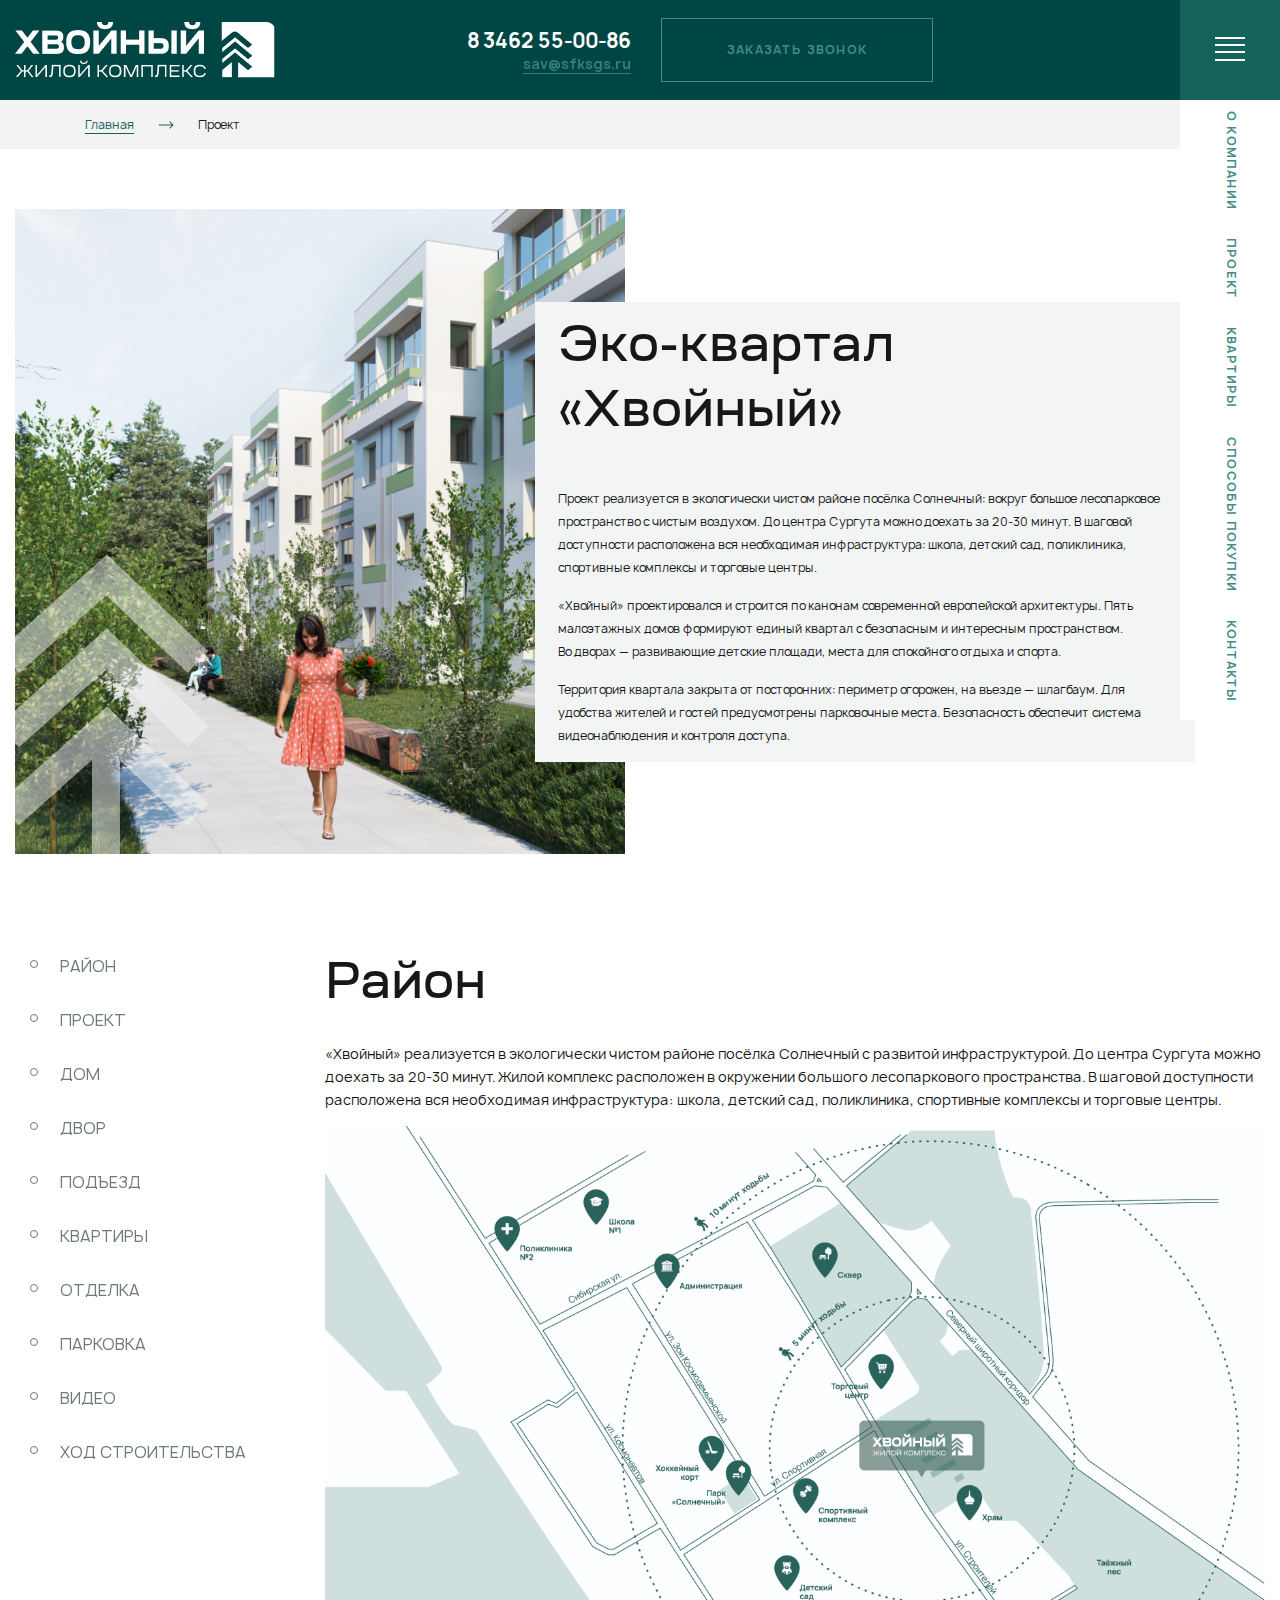
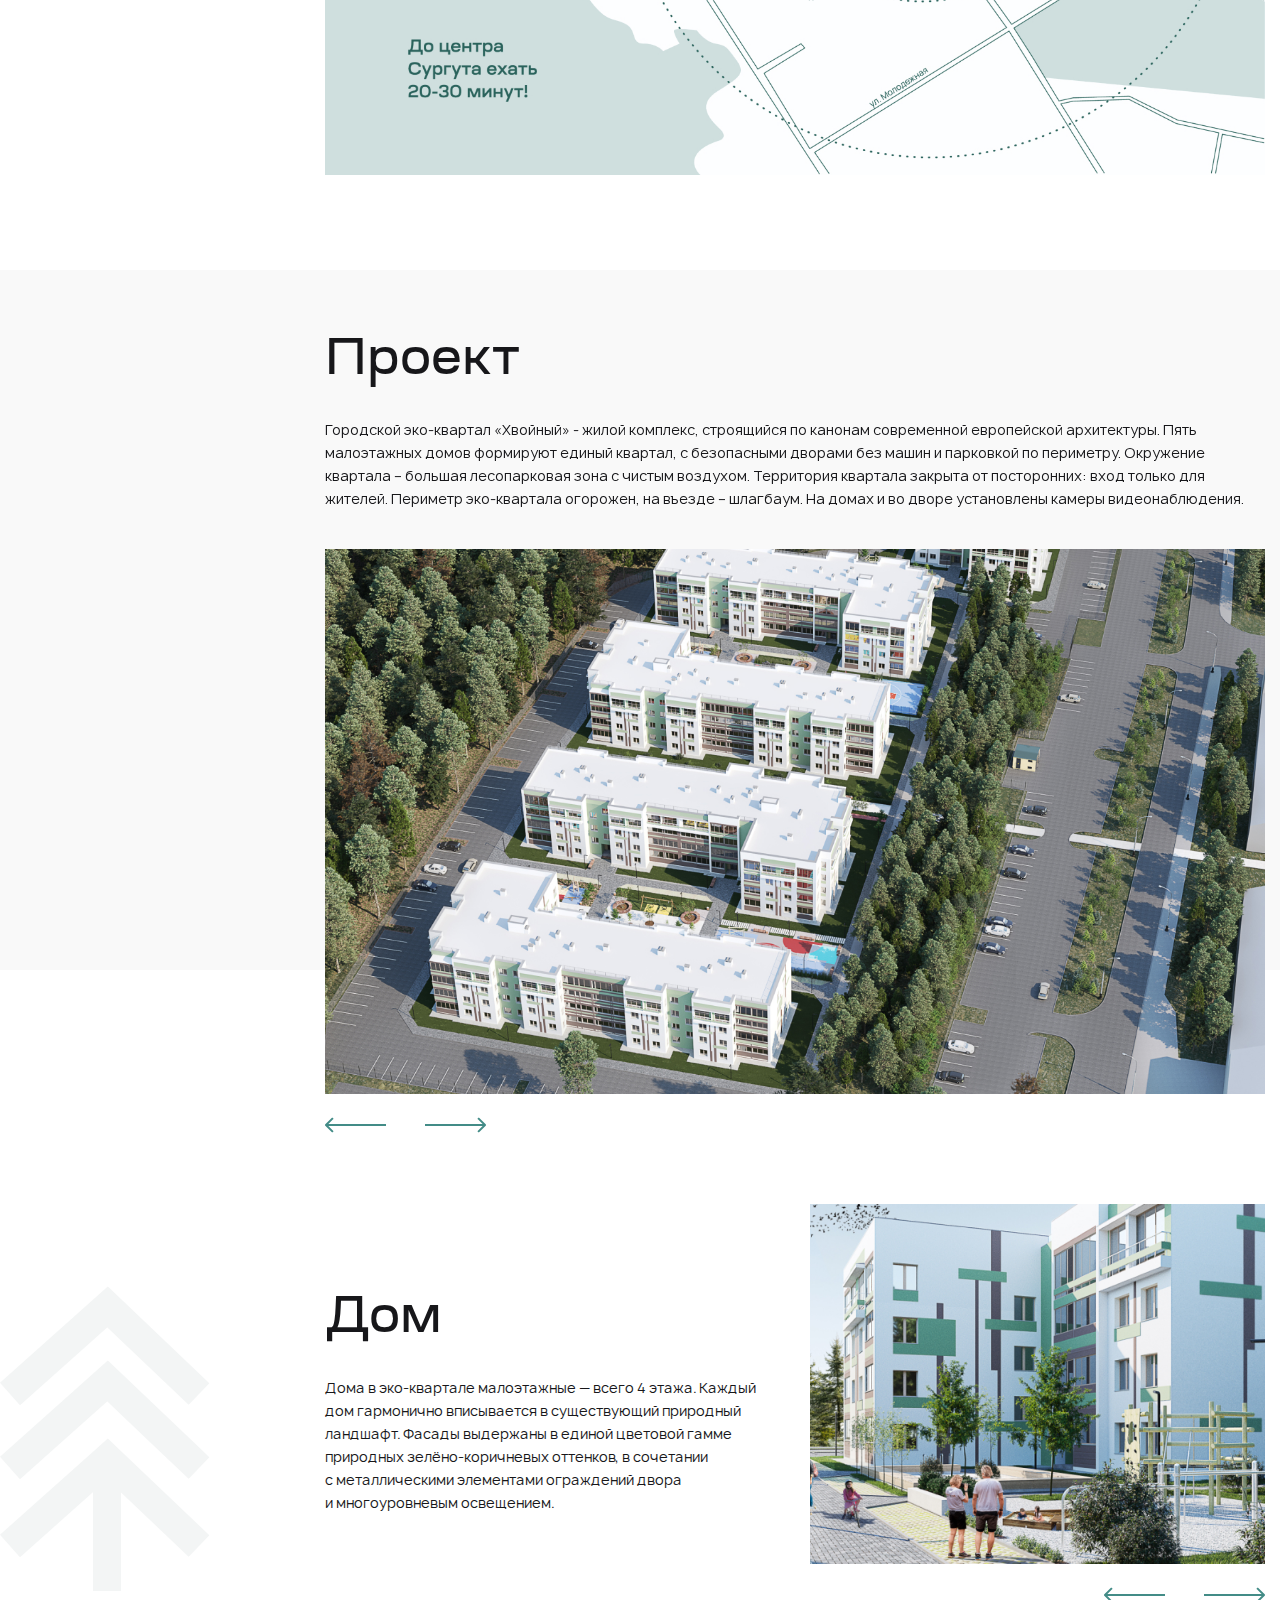
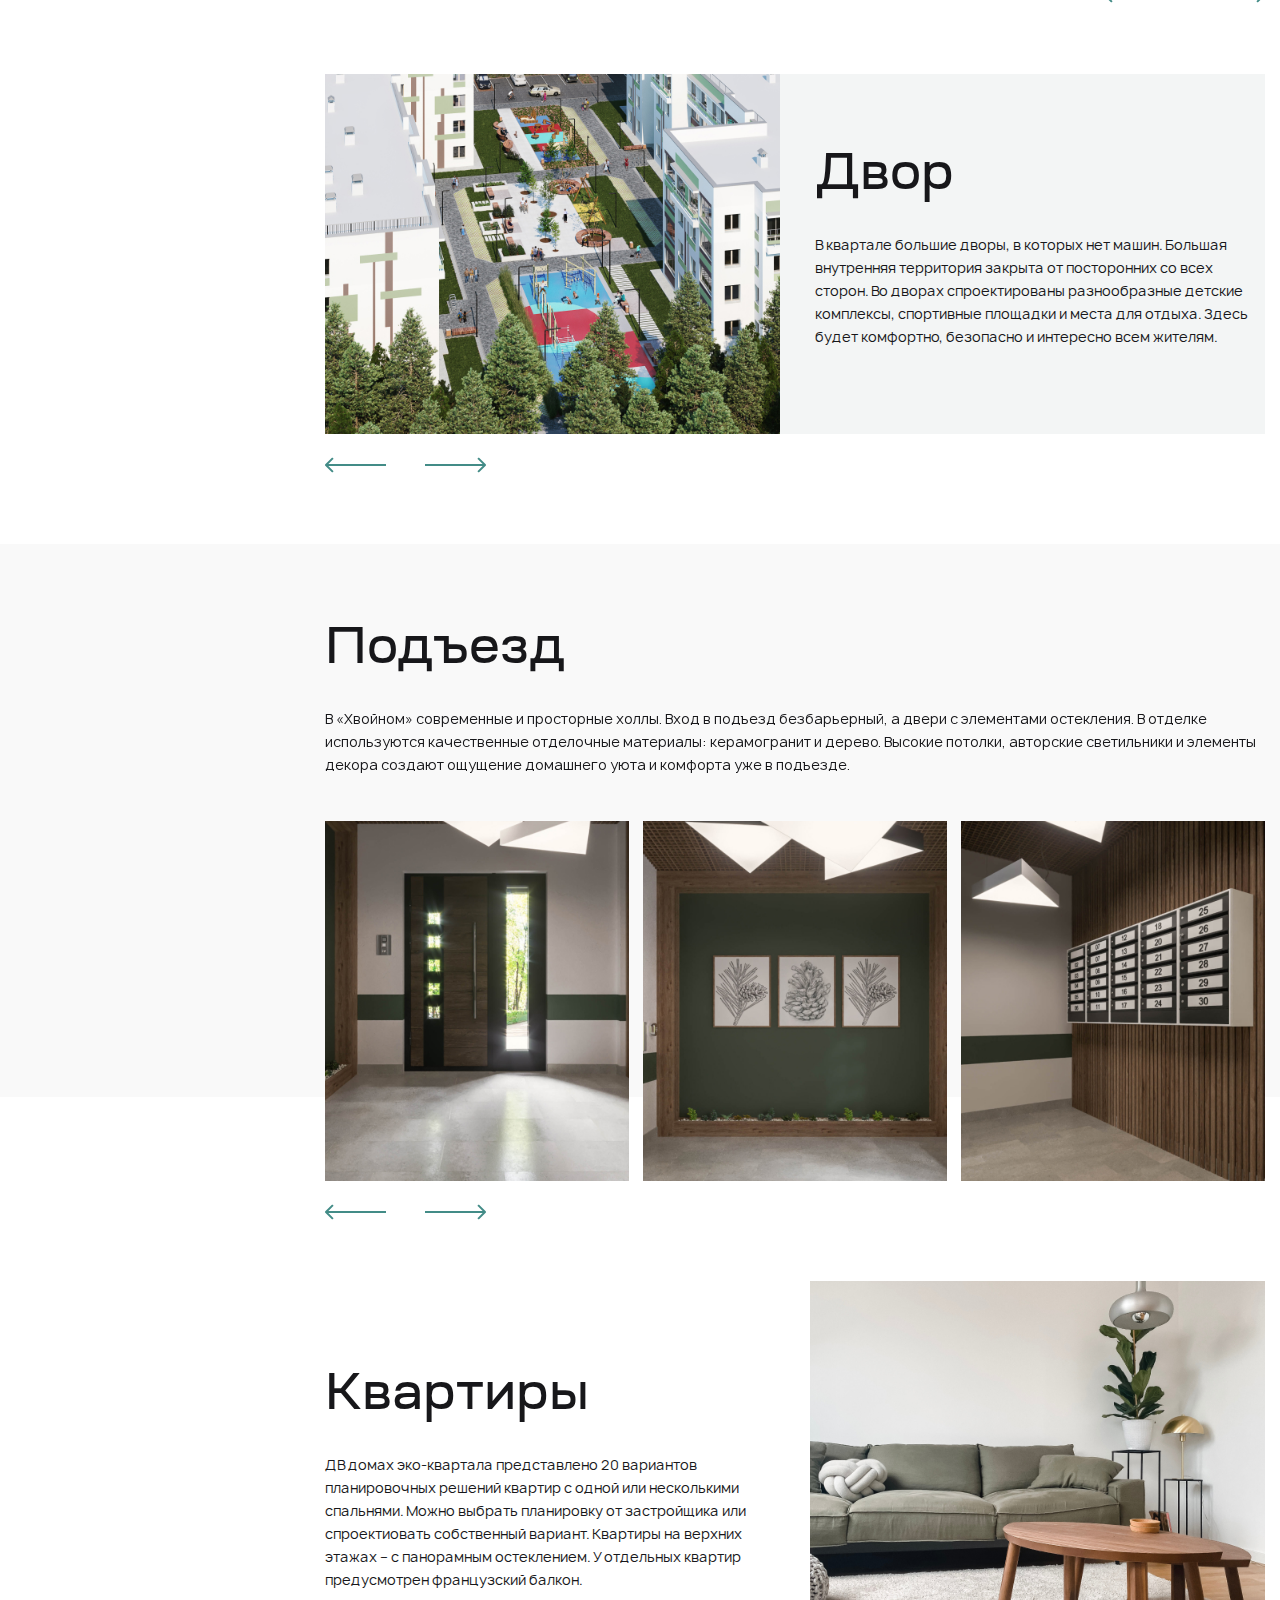
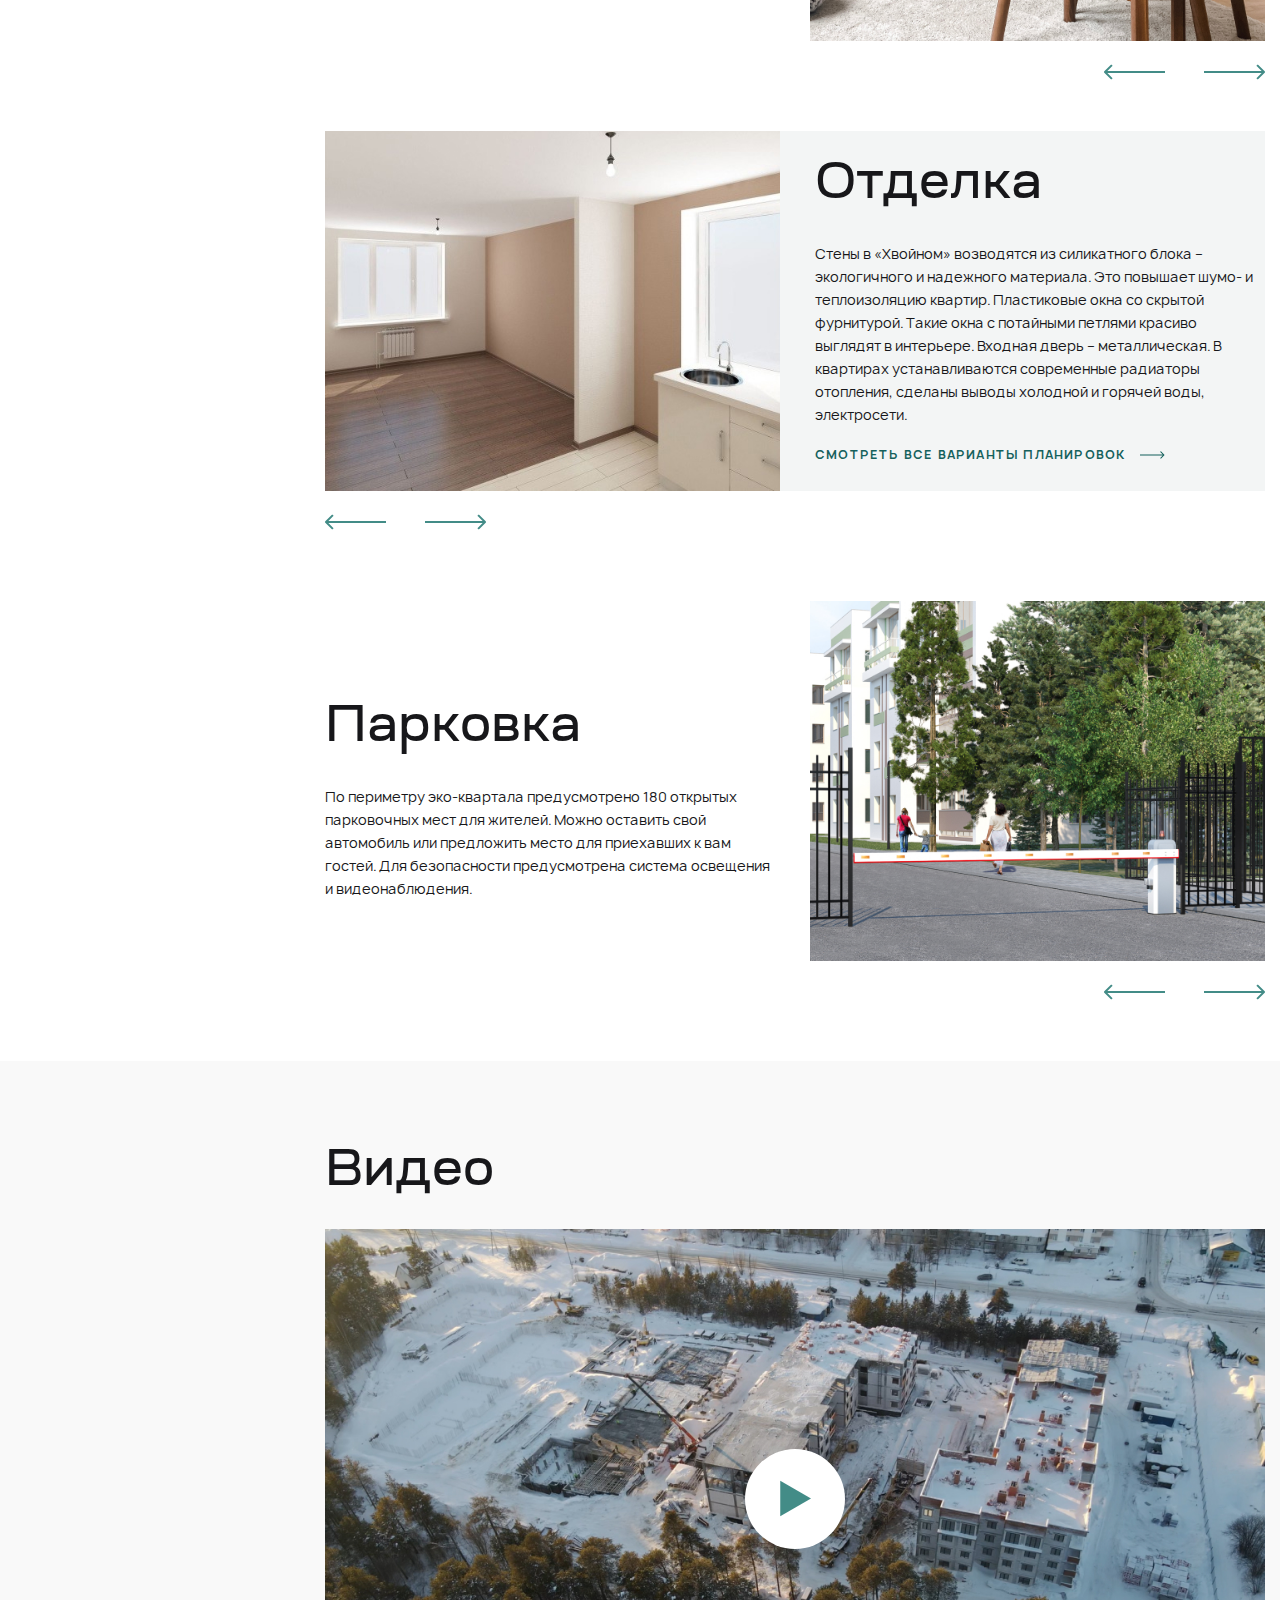
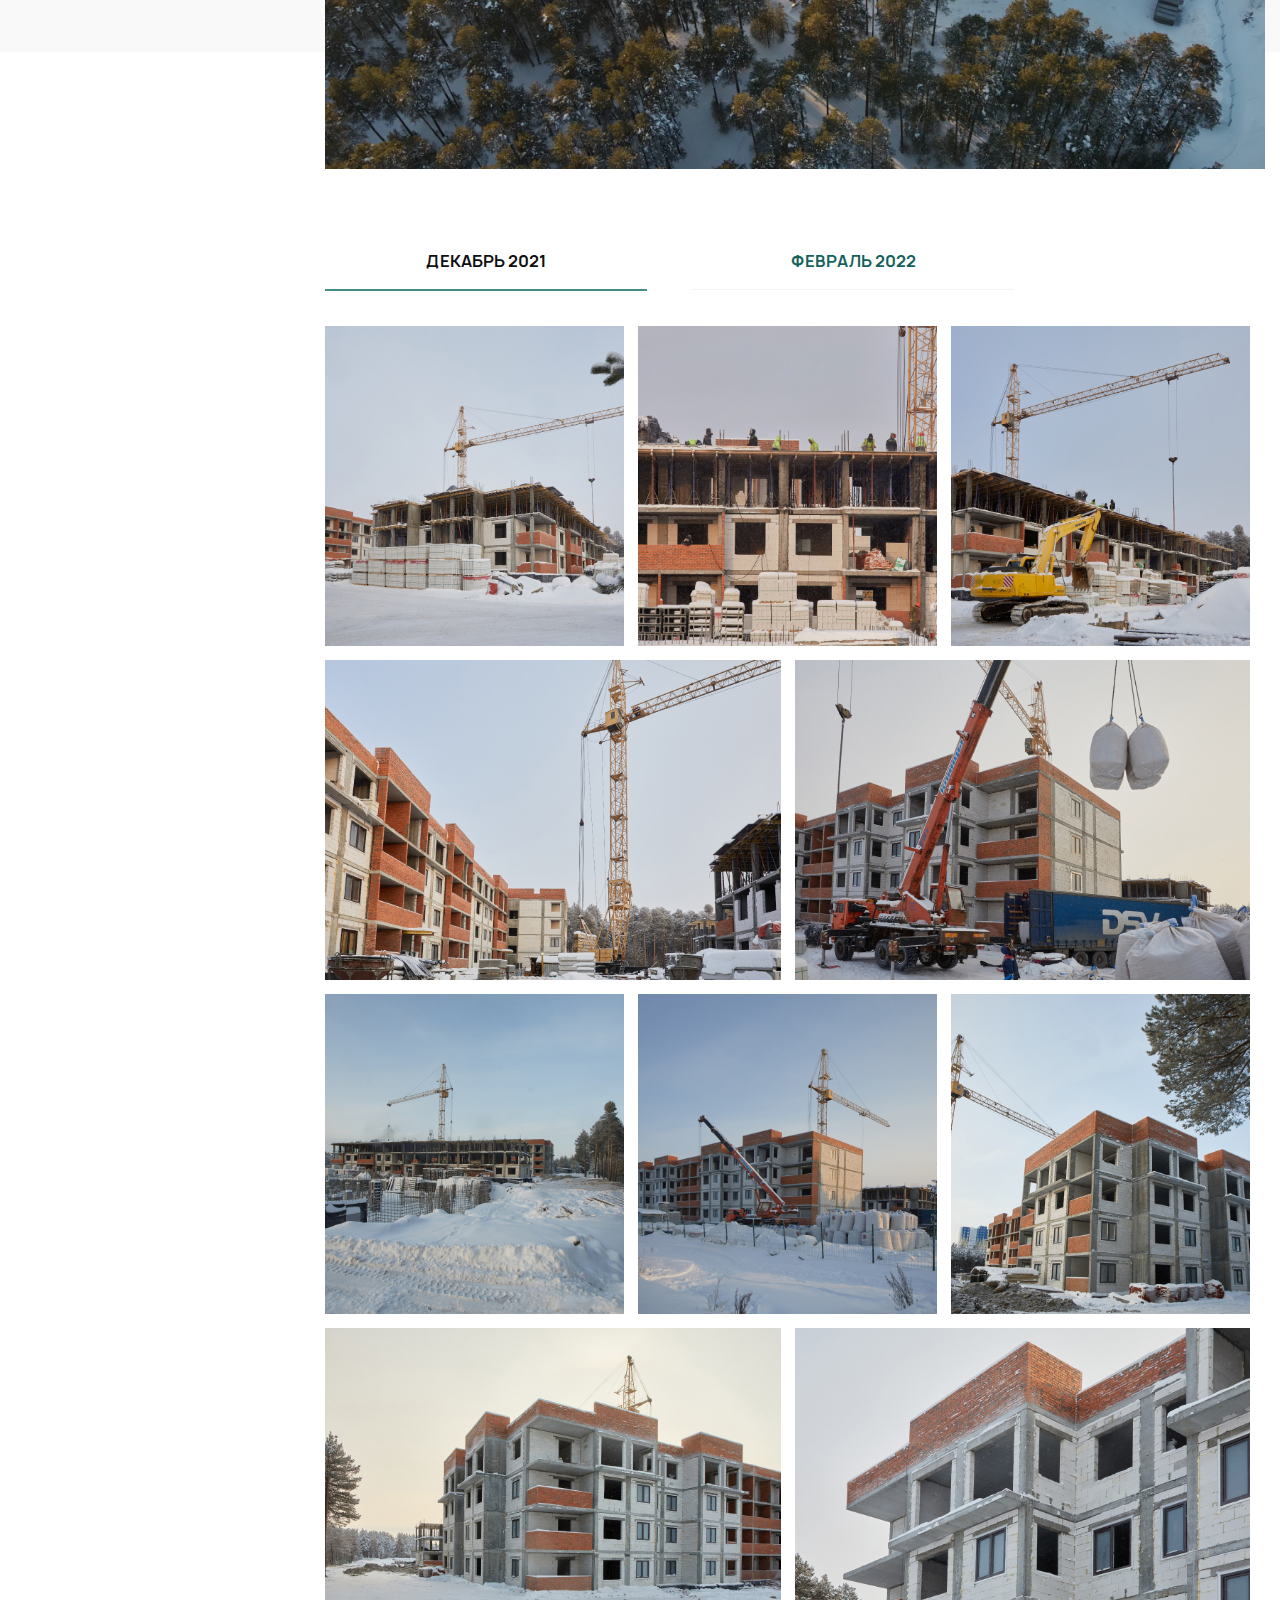
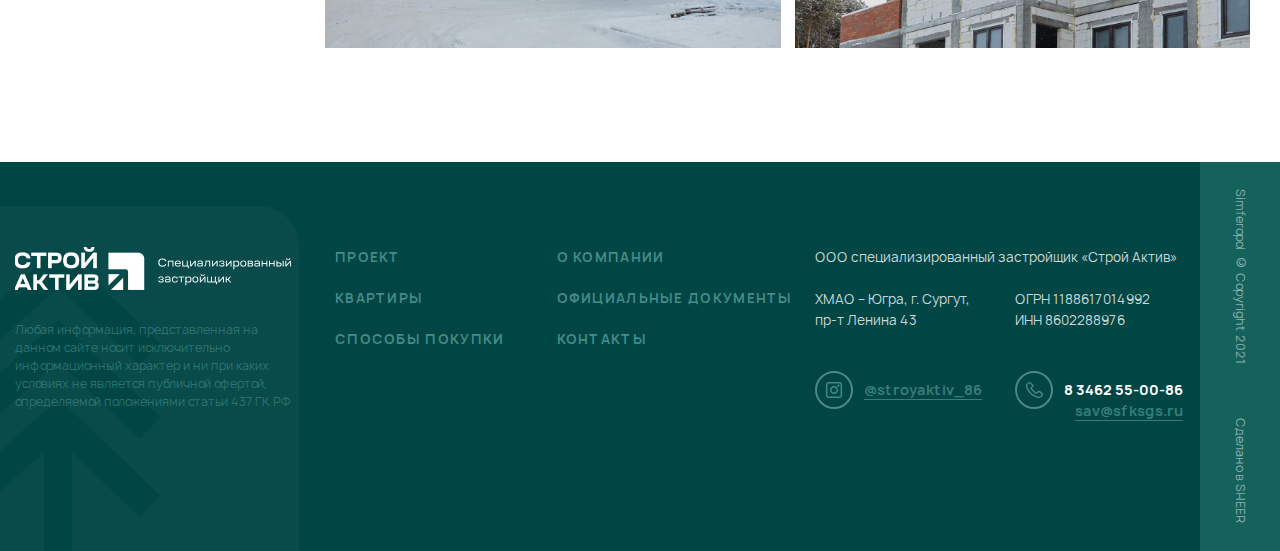
<file: project.html>
<!DOCTYPE html>
<!--[if lt IE 7]><html lang="ru" class="lt-ie9 lt-ie8 lt-ie7"><![endif]-->
<!--[if IE 7]><html lang="ru" class="lt-ie9 lt-ie8"><![endif]-->
<!--[if IE 8]><html lang="ru" class="lt-ie9"><![endif]-->
<!--[if gt IE 8]><!-->
<html lang="ru">
<!--<![endif]-->
<head>
	<meta charset="utf-8" />
	<title>Заголовок</title>
	<meta name="description" content="" />
	<meta http-equiv="X-UA-Compatible" content="IE=edge" />
	<meta name="viewport" content="width=device-width, initial-scale=1.0" />
	<meta name="format-detection" content="telephone=no" />
	<link rel="shortcut icon" href="favicon.png" />
	<link rel="stylesheet" href="libs/bootstrap/bootstrap-grid.css" />
	<link rel="stylesheet" href="libs/fontawesome-free-5.12.0-web/css/all.min.css" />
	<link rel="stylesheet" href="libs/fancybox/jquery.fancybox.css" />
	<link rel="stylesheet" href="libs/slick-1.5.9/slick/slick.css" />
	<link rel="stylesheet" href="libs/slick-1.5.9/slick/slick-theme.css" />
	<link rel="stylesheet" href="libs/ion.rangeSlider-master/css/ion.rangeSlider.min.css" />
	<link rel="stylesheet" href="css/fonts.css" />
	<link rel="stylesheet" href="css/main.css?ver=1.7" />
	<link rel="stylesheet" href="css/media.css?ver=1.7" /> 
</head>
<body>

	<div class="wrapper wrapper_page">

		<header class="header"> 
			<div class="container-fluid">
				<div class="header__wrap">
					<a href="#" class="logo">
						<img src="img/logo.svg" alt="alt">
					</a>
					<div class="header-center">
						<div class="header-center__left">
							<a href="tel:83462550086" class="phone-main">8 3462 55-00-86</a>
							<a href="mailto:sav@sfksgs.ru" class="link-page">sav@sfksgs.ru </a>
						</div>
						<a href="#modal-callback" class="btn-main btn-main_transparent fancybox">Заказать звонок</a>
					</div>
					<span class="btn_nav">
						<span class='sandwich'>
							<span class='sw-topper'></span>
							<span class='sw-bottom'></span>
							<span class='sw-footer'></span>
							<span class='sw-down'></span>
						</span>
					</span>
				</div>
				<div class="menu-wrap">
					<ul class="menu">
						<li><a href="#">О компании</a></li>
						<li><a href="#">проект</a></li>
						<li><a href="#">Квартиры</a></li>
						<li><a href="#">Способы покупки</a></li>
						<li><a href="#">контакты</a></li>
					</ul>
				</div>
			</div>
		</header>

		<div class="breadcumbs-wrap">
			<div class="container-fluid">
				<ul class="breadcumbs">
					<li><a href="#">Главная</a></li>
					<li>Проект</li>
				</ul>
			</div>
		</div>

		<section class="project-about">
			<div class="container-fluid">
				<div class="row align-items-center">
					<div class="col-lg-6">
						<div class="item-about__image">
							<img src="img/about_project.jpg" alt="alt">
						</div>
					</div>
					<div class="col-lg-6">
						<div class="item-about__text">
							<h1 class="title-section">Эко-квартал «Хвойный»</h1>
							<p>Проект реализуется в экологически чистом районе посёлка Солнечный: вокруг большое лесопарковое пространство с чистым воздухом. До центра Сургута можно доехать за 20-30 минут. В шаговой доступности расположена вся необходимая инфраструктура: школа, детский сад, поликлиника, спортивные комплексы и торговые центры.</p>
							<p>«Хвойный» проектировался и строится по канонам современной европейской архитектуры. Пять малоэтажных домов формируют единый квартал с безопасным и интересным пространством. Во дворах — развивающие детские площади, места для спокойного отдыха и спорта.</p>
							<p>Территория квартала закрыта от посторонних: периметр огорожен, на въезде — шлагбаум. Для удобства жителей и гостей предусмотрены парковочные места. Безопасность обеспечит система видеонаблюдения и контроля доступа.</p>
						</div>
					</div>
				</div>
			</div>
		</section>

		<section class="project">
			<div class="wrap-nav">
				<div class="nav-page">
					<a href="#sect-1" class="item-nav">Район</a>
					<a href="#sect-2" class="item-nav">Проект</a>
					<a href="#sect-3" class="item-nav">Дом</a>
					<a href="#sect-4" class="item-nav">Двор</a>
					<a href="#sect-5" class="item-nav">Подъезд</a>
					<a href="#sect-6" class="item-nav">Квартиры</a>
					<a href="#sect-7" class="item-nav">Отделка</a>
					<a href="#sect-8" class="item-nav">Парковка</a>
					<a href="#sect-9" class="item-nav">Видео</a>
					<a href="#sect-10" class="item-nav">Ход строительства</a>
				</div>
			</div>
			<div class="section-project section-project_1" id="sect-1">
				<div class="container-fluid">
					<h2 class="title-section">Район</h2>
					<p>«Хвойный» реализуется в экологически чистом районе посёлка Солнечный с развитой инфраструктурой.  До центра Сургута можно доехать за 20-30 минут. Жилой комплекс расположен в окружении большого лесопаркового пространства. В шаговой доступности расположена вся необходимая инфраструктура: школа, детский сад, поликлиника, спортивные комплексы и торговые центры.</p>
					<div class="image-simple">
						<img src="img/map_project.jpg" alt="alt">
					</div>
				</div>
			</div>
			<div class="section-project section-project_2" id="sect-2">
				<div class="container-fluid">
					<h2 class="title-section">Проект</h2>
					<p>Городской эко-квартал «Хвойный» - жилой комплекс, строящийся по канонам современной европейской архитектуры. Пять малоэтажных домов формируют единый квартал, с безопасными дворами без машин и парковкой по периметру. Окружение квартала – большая лесопарковая зона с чистым воздухом. Территория квартала закрыта от посторонних: вход только для жителей. Периметр эко-квартала огорожен, на въезде – шлагбаум. На домах и во дворе установлены камеры видеонаблюдения.</p>
					<br>
					<ul class="slider-image arrows-main">
						<li>
							<div class="slider-image__item">
								<img src="img/slider_image1.jpg" alt="alt">
							</div>
						</li>
						<li>
							<div class="slider-image__item">
								<img src="img/slider_image1.jpg" alt="alt">
							</div>
						</li>
						<li>
							<div class="slider-image__item">
								<img src="img/slider_image1.jpg" alt="alt">
							</div>
						</li>
					</ul>
				</div>
			</div>
			<div class="section-project section-project_3" id="sect-3">
				<div class="container-fluid">
					<div class="row align-items-center">
						<div class="col-lg-6 section-project__left">
							<h2 class="title-section">Дом</h2>
							<p>Дома в эко-квартале малоэтажные — всего 4 этажа. Каждый дом гармонично вписывается в существующий природный ландшафт. Фасады выдержаны в единой цветовой гамме природных зелёно-коричневых оттенков, в сочетании с металлическими элементами ограждений двора и многоуровневым освещением.</p>
						</div>
						<div class="col-lg-6">
							<ul class="slider-image slider-image_min arrows-main arrows-main_right">
								<li>
									<div class="slider-image__item">
										<img src="img/slider_image2_1.jpg" alt="alt">
									</div>
								</li>
								<li>
									<div class="slider-image__item">
										<img src="img/slider_image2_1.jpg" alt="alt">
									</div>
								</li>
								<li>
									<div class="slider-image__item">
										<img src="img/slider_image2_1.jpg" alt="alt">
									</div>
								</li>
							</ul>
						</div>
					</div>
				</div>
			</div>
			<div class="section-project section-project_4" id="sect-4">
				<div class="container-fluid">
					<div class="block-project">
						<div class="row align-items-center">
							<div class="col-lg-6">
								<div class="block-project__right">
									<h2 class="title-section">Двор</h2>
									<p>В квартале большие дворы, в которых нет машин. Большая внутренняя территория закрыта от посторонних со всех сторон. Во дворах спроектированы разнообразные детские комплексы, спортивные площадки и места для отдыха. Здесь будет комфортно, безопасно и интересно всем жителям.</p>
								</div>
							</div>
							<div class="col-lg-6">
								<ul class="slider-image slider-image_min arrows-main">
									<li>
										<div class="slider-image__item">
											<img src="img/slider_image3_1.jpg" alt="alt">
										</div>
									</li>
									<li>
										<div class="slider-image__item">
											<img src="img/slider_image3_1.jpg" alt="alt">
										</div>
									</li>
									<li>
										<div class="slider-image__item">
											<img src="img/slider_image3_1.jpg" alt="alt">
										</div>
									</li>
								</ul>
							</div>
						</div>
					</div>
				</div>
			</div>
			<div class="section-project section-project_5" id="sect-5">
				<div class="container-fluid">
					<h2 class="title-section">Подъезд</h2>
					<p>В «Хвойном» современные и просторные холлы. Вход в подъезд безбарьерный, а двери с элементами остекления. В отделке используются качественные отделочные материалы: керамогранит и дерево. Высокие потолки, авторские светильники и элементы декора создают ощущение домашнего уюта и комфорта уже в подъезде.</p>
					<ul class="slider-three slider-image_min arrows-main">
						<li>
							<div class="slider-image__item">
								<img src="img/slide_three1.jpg" alt="alt">
							</div>
						</li>
						<li>
							<div class="slider-image__item">
								<img src="img/slide_three2.jpg" alt="alt">
							</div>
						</li>
						<li>
							<div class="slider-image__item">
								<img src="img/slide_three3.jpg" alt="alt">
							</div>
						</li>
						<li>
							<div class="slider-image__item">
								<img src="img/slide_three1.jpg" alt="alt">
							</div>
						</li>
					</ul>
				</div>
			</div>
			<div class="section-project section-project_6" id="sect-6">
				<div class="container-fluid">
					<div class="row align-items-center">
						<div class="col-lg-6 section-project__left">
							<h2 class="title-section">Квартиры</h2>
							<p>ДВ домах эко-квартала представлено 20 вариантов планировочных решений квартир с одной или несколькими спальнями. Можно выбрать планировку от застройщика или спроектиовать собственный вариант. Квартиры на верхних этажах – с панорамным остеклением. У отдельных квартир предусмотрен французский балкон.</p>
						</div>
						<div class="col-lg-6">
							<ul class="slider-image slider-image_min arrows-main arrows-main_right">
								<li>
									<div class="slider-image__item">
										<img src="img/slider_image4_1.jpg" alt="alt">
									</div>
								</li>
								<li>
									<div class="slider-image__item">
										<img src="img/slider_image4_1.jpg" alt="alt">
									</div>
								</li>
								<li>
									<div class="slider-image__item">
										<img src="img/slider_image4_1.jpg" alt="alt">
									</div>
								</li>
							</ul>
						</div>
					</div>
				</div>
			</div>
			<div class="section-project section-project_7" id="sect-7">
				<div class="container-fluid">
					<div class="block-project">
						<div class="row align-items-center">
							<div class="col-lg-6">
								<div class="block-project__right">
									<h2 class="title-section">Отделка</h2>
									<p>Стены в «Хвойном» возводятся из силикатного блока – экологичного и надежного материала. Это повышает шумо- и теплоизоляцию квартир. Пластиковые окна со скрытой фурнитурой. Такие окна с потайными петлями красиво выглядят в интерьере. Входная дверь – металлическая. В квартирах устанавливаются современные радиаторы отопления, сделаны выводы холодной и горячей воды, электросети.</p>
									<a href="#" class="link-more">Смотреть все варианты планировок <img src="img/arrow_min.svg" alt="alt"></a>
								</div>
							</div>
							<div class="col-lg-6">
								<ul class="slider-image slider-image_min arrows-main">
									<li>
										<div class="slider-image__item">
											<img src="img/slider_image5_1.jpg" alt="alt">
										</div>
									</li>
									<li>
										<div class="slider-image__item">
											<img src="img/slider_image5_1.jpg" alt="alt">
										</div>
									</li>
									<li>
										<div class="slider-image__item">
											<img src="img/slider_image5_1.jpg" alt="alt">
										</div>
									</li>
								</ul>
							</div>
						</div>
					</div>
				</div>
			</div>
			<div class="section-project section-project_8" id="sect-8">
				<div class="container-fluid">
					<div class="row align-items-center">
						<div class="col-lg-6 section-project__left">
							<h2 class="title-section">Парковка</h2>
							<p>По периметру эко-квартала предусмотрено 180 открытых парковочных мест для жителей. Можно оставить свой автомобиль или предложить место для приехавших к вам гостей. Для безопасности предусмотрена система освещения и видеонаблюдения.</p>
						</div>
						<div class="col-lg-6">
							<ul class="slider-image slider-image_min arrows-main arrows-main_right">
								<li>
									<div class="slider-image__item">
										<img src="img/slider_image6_1.jpg" alt="alt">
									</div>
								</li>
								<li>
									<div class="slider-image__item">
										<img src="img/slider_image6_1.jpg" alt="alt">
									</div>
								</li>
								<li>
									<div class="slider-image__item">
										<img src="img/slider_image6_1.jpg" alt="alt">
									</div>
								</li>
							</ul>
						</div>
					</div>
				</div>
			</div>
			<div class="section-project section-project_9" id="sect-9">
				<div class="container-fluid">
					<h2 class="title-section">Видео</h2>
					<a href="https://www.youtube.com/embed/E8d_JvMpoY4" class="video-block fancybox fancybox.iframe">
						<img src="img/video.jpg" alt="alt">
						<span class="video-block__play"><img src="img/play.svg" alt="alt"></span>
					</a>
				</div>
			</div>
			<div class="section-project section-project_10" id="sect-10">
				<div class="container-fluid">
					<ul class="tabs">
						<li class="active"><a href="#tab1">Декабрь 2021</a></li>
						<li><a href="#tab2">февраль 2022</a></li>
					</ul>
					<div class="tab-container">
						<div class="tab-pane" id="tab1">
							<div class="row row_photos">
								<div class="col-4">
									<a href="img/photo_project1.jpg" class="item-photo fancybox" rel="group1">
										<img src="img/photo_project1.jpg" alt="alt">
									</a>
								</div>
								<div class="col-4">
									<a href="img/photo_project2.jpg" class="item-photo fancybox" rel="group1">
										<img src="img/photo_project2.jpg" alt="alt">
									</a>
								</div>
								<div class="col-4">
									<a href="img/photo_project3.jpg" class="item-photo fancybox" rel="group1">
										<img src="img/photo_project3.jpg" alt="alt">
									</a>
								</div>
								<div class="col-6">
									<a href="img/photo_project4.jpg" class="item-photo fancybox" rel="group1">
										<img src="img/photo_project4.jpg" alt="alt">
									</a>
								</div>
								<div class="col-6">
									<a href="img/photo_project5.jpg" class="item-photo fancybox" rel="group1">
										<img src="img/photo_project5.jpg" alt="alt">
									</a>
								</div>
								<div class="col-4">
									<a href="img/photo_project6.jpg" class="item-photo fancybox" rel="group1">
										<img src="img/photo_project6.jpg" alt="alt">
									</a>
								</div>
								<div class="col-4">
									<a href="img/photo_project7.jpg" class="item-photo fancybox" rel="group1">
										<img src="img/photo_project7.jpg" alt="alt">
									</a>
								</div>
								<div class="col-4">
									<a href="img/photo_project8.jpg" class="item-photo fancybox" rel="group1">
										<img src="img/photo_project8.jpg" alt="alt">
									</a>
								</div>
								<div class="col-6">
									<a href="img/photo_project9.jpg" class="item-photo fancybox" rel="group1">
										<img src="img/photo_project9.jpg" alt="alt">
									</a>
								</div>
								<div class="col-6">
									<a href="img/photo_project10.jpg" class="item-photo fancybox" rel="group1">
										<img src="img/photo_project10.jpg" alt="alt">
									</a>
								</div>
							</div>
						</div>
						<div class="tab-pane" id="tab2">
							<div class="row row_photos">
								<div class="col-4">
									<a href="img/photo_project1.jpg" class="item-photo fancybox" rel="group2">
										<img src="img/photo_project1.jpg" alt="alt">
									</a>
								</div>
								<div class="col-4">
									<a href="img/photo_project2.jpg" class="item-photo fancybox" rel="group2">
										<img src="img/photo_project2.jpg" alt="alt">
									</a>
								</div>
								<div class="col-4">
									<a href="img/photo_project3.jpg" class="item-photo fancybox" rel="group2">
										<img src="img/photo_project3.jpg" alt="alt">
									</a>
								</div>
								<div class="col-6">
									<a href="img/photo_project4.jpg" class="item-photo fancybox" rel="group2">
										<img src="img/photo_project4.jpg" alt="alt">
									</a>
								</div>
								<div class="col-6">
									<a href="img/photo_project5.jpg" class="item-photo fancybox" rel="group2">
										<img src="img/photo_project5.jpg" alt="alt">
									</a>
								</div>
								<div class="col-4">
									<a href="img/photo_project6.jpg" class="item-photo fancybox" rel="group2">
										<img src="img/photo_project6.jpg" alt="alt">
									</a>
								</div>
								<div class="col-4">
									<a href="img/photo_project7.jpg" class="item-photo fancybox" rel="group2">
										<img src="img/photo_project7.jpg" alt="alt">
									</a>
								</div>
								<div class="col-4">
									<a href="img/photo_project8.jpg" class="item-photo fancybox" rel="group2">
										<img src="img/photo_project8.jpg" alt="alt">
									</a>
								</div>
								<div class="col-6">
									<a href="img/photo_project9.jpg" class="item-photo fancybox" rel="group2">
										<img src="img/photo_project9.jpg" alt="alt">
									</a>
								</div>
								<div class="col-6">
									<a href="img/photo_project10.jpg" class="item-photo fancybox" rel="group2">
										<img src="img/photo_project10.jpg" alt="alt">
									</a>
								</div>
							</div>
						</div>
					</div>
				</div>
			</div>
		</section>

		<footer class="footer">
			<div class="container">
				<div class="row">
					<div class="col-lg-3 footer__left">
						<a href="#" class="logo">
							<img src="img/logo2.png" alt="alt">
						</a>
						<div class="footer__text">
							<p>Любая информация, представленная на данном сайте носит исключительно информационный характер и ни при каких условиях не является публичной офертой, определяемой положениями статьи 437 ГК РФ</p>
						</div>
					</div>
					<div class="col-lg-5">
						<ul class="footer__nav">
							<li><a href="#">Проект</a></li>
							<li><a href="#">Квартиры</a></li>
							<li><a href="#">Способы покупки</a></li>
							<li><a href="#">О КОМПАНИИ</a></li>
							<li><a href="#">Официальные документы</a></li>
							<li><a href="#">Контакты</a></li>
						</ul>
					</div>
					<div class="col-lg-4 footer__right">
						<p>ООО специализированный застройщик «Строй Актив»</p>
						<br>
						<div class="row">
							<div class="col-6">
								<p>ХМАО – Югра, г. Сургут, <br>пр-т Ленина 43</p>
							</div>
							<div class="col-6">
								<div class="requisites">
									<p>ОГРН 1188617014992</p>
									<p>ИНН 8602288976</p>
								</div>
							</div>
						</div>
						<div class="row row__footer-bottom">
							<div class="col-md-6">
								<a href="#" class="contact-item">
									<span class="icon-main">
										<img src="img/ic_insta.svg" alt="alt">
									</span>
									<span class="link-page">@stroyaktiv_86</span>
								</a>
							</div>
							<div class="col-md-6">
								<div class="wrap-cont">
									<a href="#" class="contact-item">
										<span class="icon-main">
											<img src="img/ic_phone.svg" alt="alt">
										</span>
										<span class="phone-main">8 3462 55-00-86</span>
									</a>
									<div class="bottom-email">
										<a href="mailto:sav@sfksgs.ru" class="link-page">sav@sfksgs.ru</a>
									</div>
								</div>
							</div>
						</div>
					</div>
				</div>
			</div>
			<div class="footer__bottom">
				<ul class="footer__menu">
					<li>Simferopol © Copyright 2021</li>
					<li>Сделано в SHEER</li>
				</ul>
			</div>
		</footer>
		
	</div>

	<div id="modal-reservation" class="modal-block">
		<div class="modal-wrap">
			<div class="title-modal">1К, Дом 1, 49,65 м<sup>2</sup></div>
			<div class="row">
				<div class="col-lg-8">
					<div class="block-modal">
						<div class="block-modal__features">
							<div class="feature-line">
								<span>Этаж:</span>
								<strong>4 из 4</strong>
							</div>
							<div class="feature-line">
								<span>Площадь:</span>
								<strong>49,65 м²</strong>
							</div>
							<div class="feature-line">
								<span>Срок сдачи:</span>
								<strong> 4 кв 2022 года</strong>
							</div>
							<div class="feature-line feature-line_price">
								<span>Стоимость:</span>
								<strong class="feature-line__price">18 000 000 ₽</strong>
							</div>
						</div>
						<div class="block-modal__image">
							<img src="img/modal_img1.jpg" alt="alt">
						</div>
						<ul class="tags-catalog">
							<li><a href="#">видовая</a></li>
							<li><a href="#">высокие потолки</a></li>
							<li><a href="#">панорамные окна</a></li>
						</ul>
					</div>
				</div>
				<div class="col-lg-4">
					<div class="modal-form">
						<div class="title-form">Заявка <br>на болнирование</div>
						<form>
							<div class="item-form">
								<input type="text" placeholder="Ваше имя" required="required">
							</div>
							<div class="item-form">
								<input type="text" placeholder="Телефон" class="input-phone" required="required">
							</div>
							<div class="agree-form">Нажимая на кнопку, вы принимаете политику конфиденциальности и даете согласие на обработку персональных данных</div>
							<button class="btn-main btn-main_page">Забронировать квартиру</button>
						</form>
					</div>
				</div>
			</div>
		</div>
	</div>

	<div id="modal-callback" class="modal-block">
		<div class="modal-wrap modal-wrap_min">
			<div class="title-form">Получить консультацию</div>
			<div class="modal-form">
				<form>
					<div class="item-form">
						<input type="text" placeholder="Ваше имя" required="required">
					</div>
					<div class="item-form">
						<input type="text" placeholder="Телефон" class="input-phone" required="required">
					</div>
					<div class="agree-form">Нажимая на кнопку, вы принимаете политику конфиденциальности и даете согласие на обработку персональных данных</div>
					<button class="btn-main btn-main_page">отправить заявку</button>
				</form>
			</div>
		</div>
	</div>

	<!--[if lt IE 9]>
	<script src="libs/html5shiv/es5-shim.min.js"></script>
	<script src="libs/html5shiv/html5shiv.min.js"></script>
	<script src="libs/html5shiv/html5shiv-printshiv.min.js"></script>
	<script src="libs/respond/respond.min.js"></script>
<![endif]-->
<script src="libs/jquery/jquery-1.11.1.min.js"></script>
<script src="libs/jquery-mousewheel/jquery.mousewheel.min.js"></script>
<script src="libs/fancybox/jquery.fancybox.pack.js"></script>
<script src="libs/slick-1.5.9/slick/slick.min.js"></script>
<script src="libs/scroll2id/PageScroll2id.min.js"></script>
<script src="libs/mask/jquery.maskedinput.js"></script>
<script src="libs/ion.rangeSlider-master/js/ion.rangeSlider.min.js"></script>
<script src="libs/jQueryFormStyler-master/jquery.formstyler.min.js"></script>
<script src="js/common.js?ver=1.7"></script>
<!-- Yandex.Metrika counter --><!-- /Yandex.Metrika counter -->
<!-- Google Analytics counter --><!-- /Google Analytics counter -->
</body>
</html>
</file>
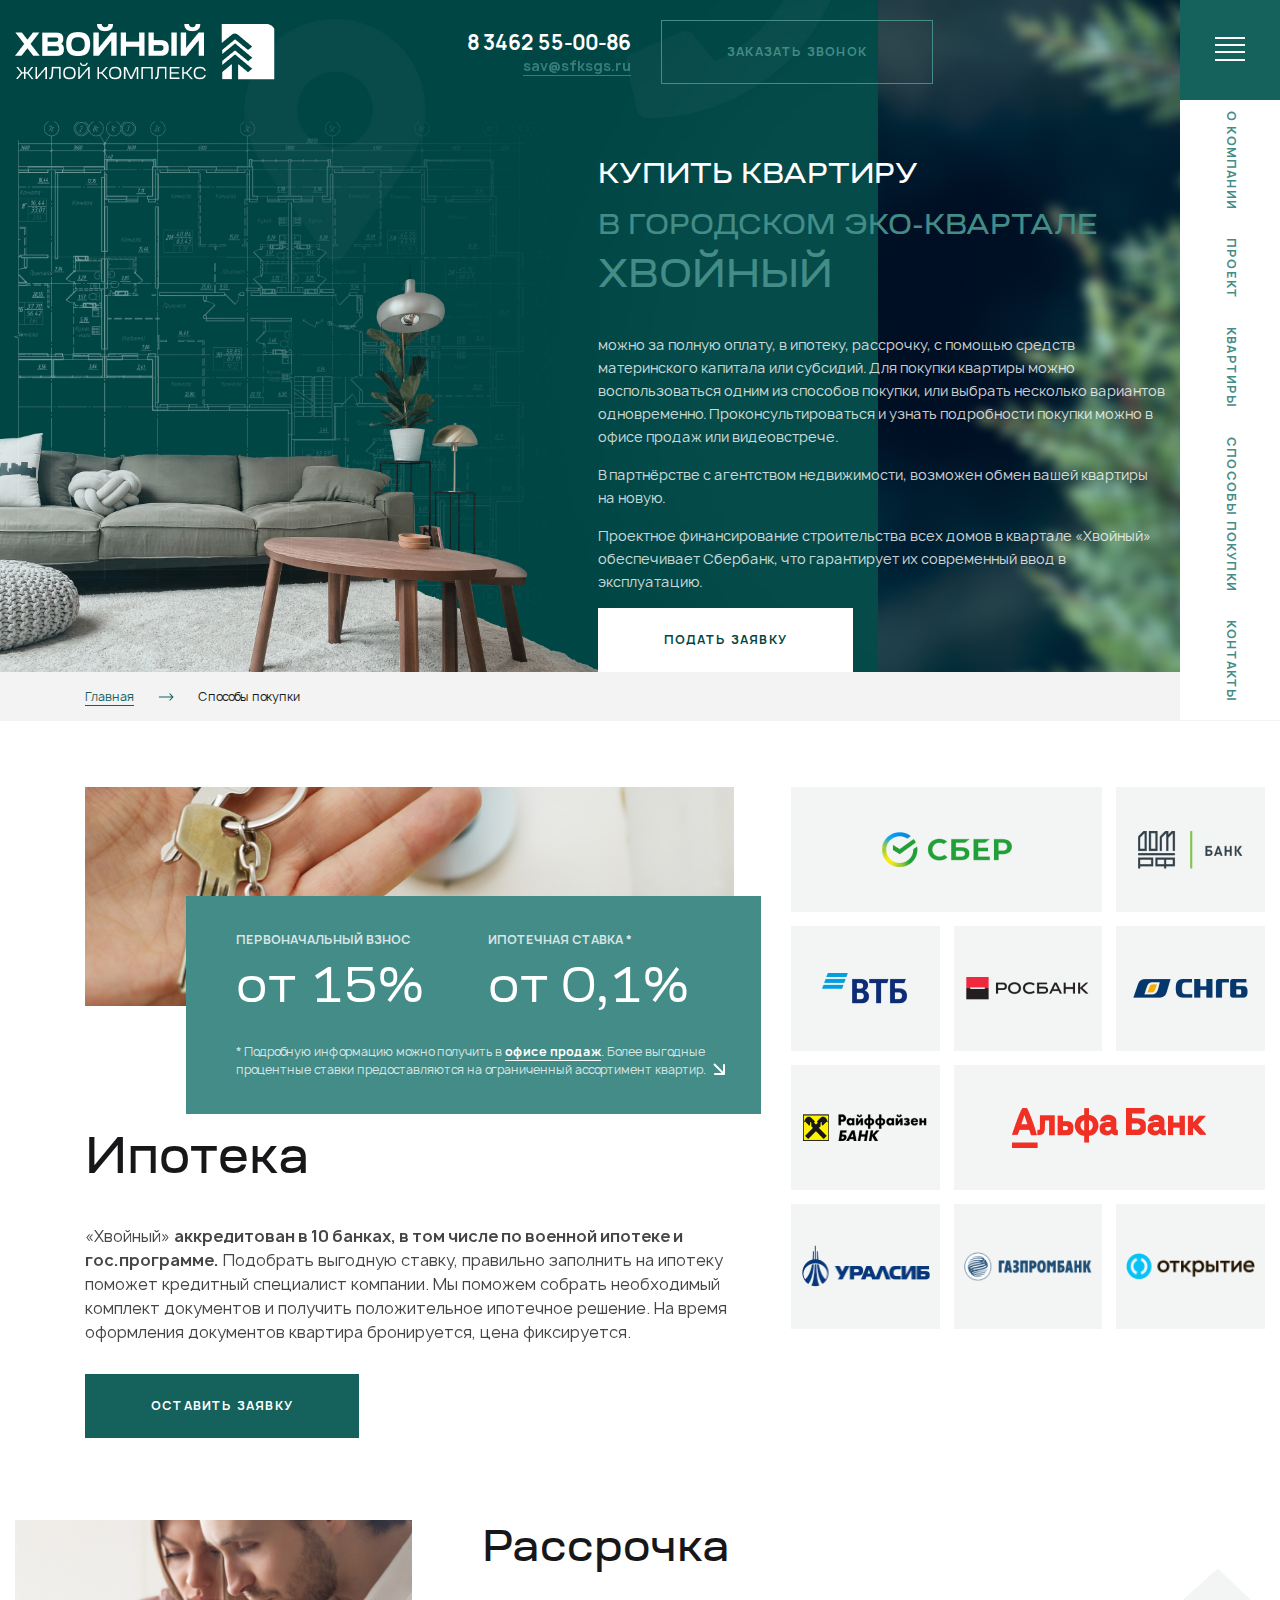
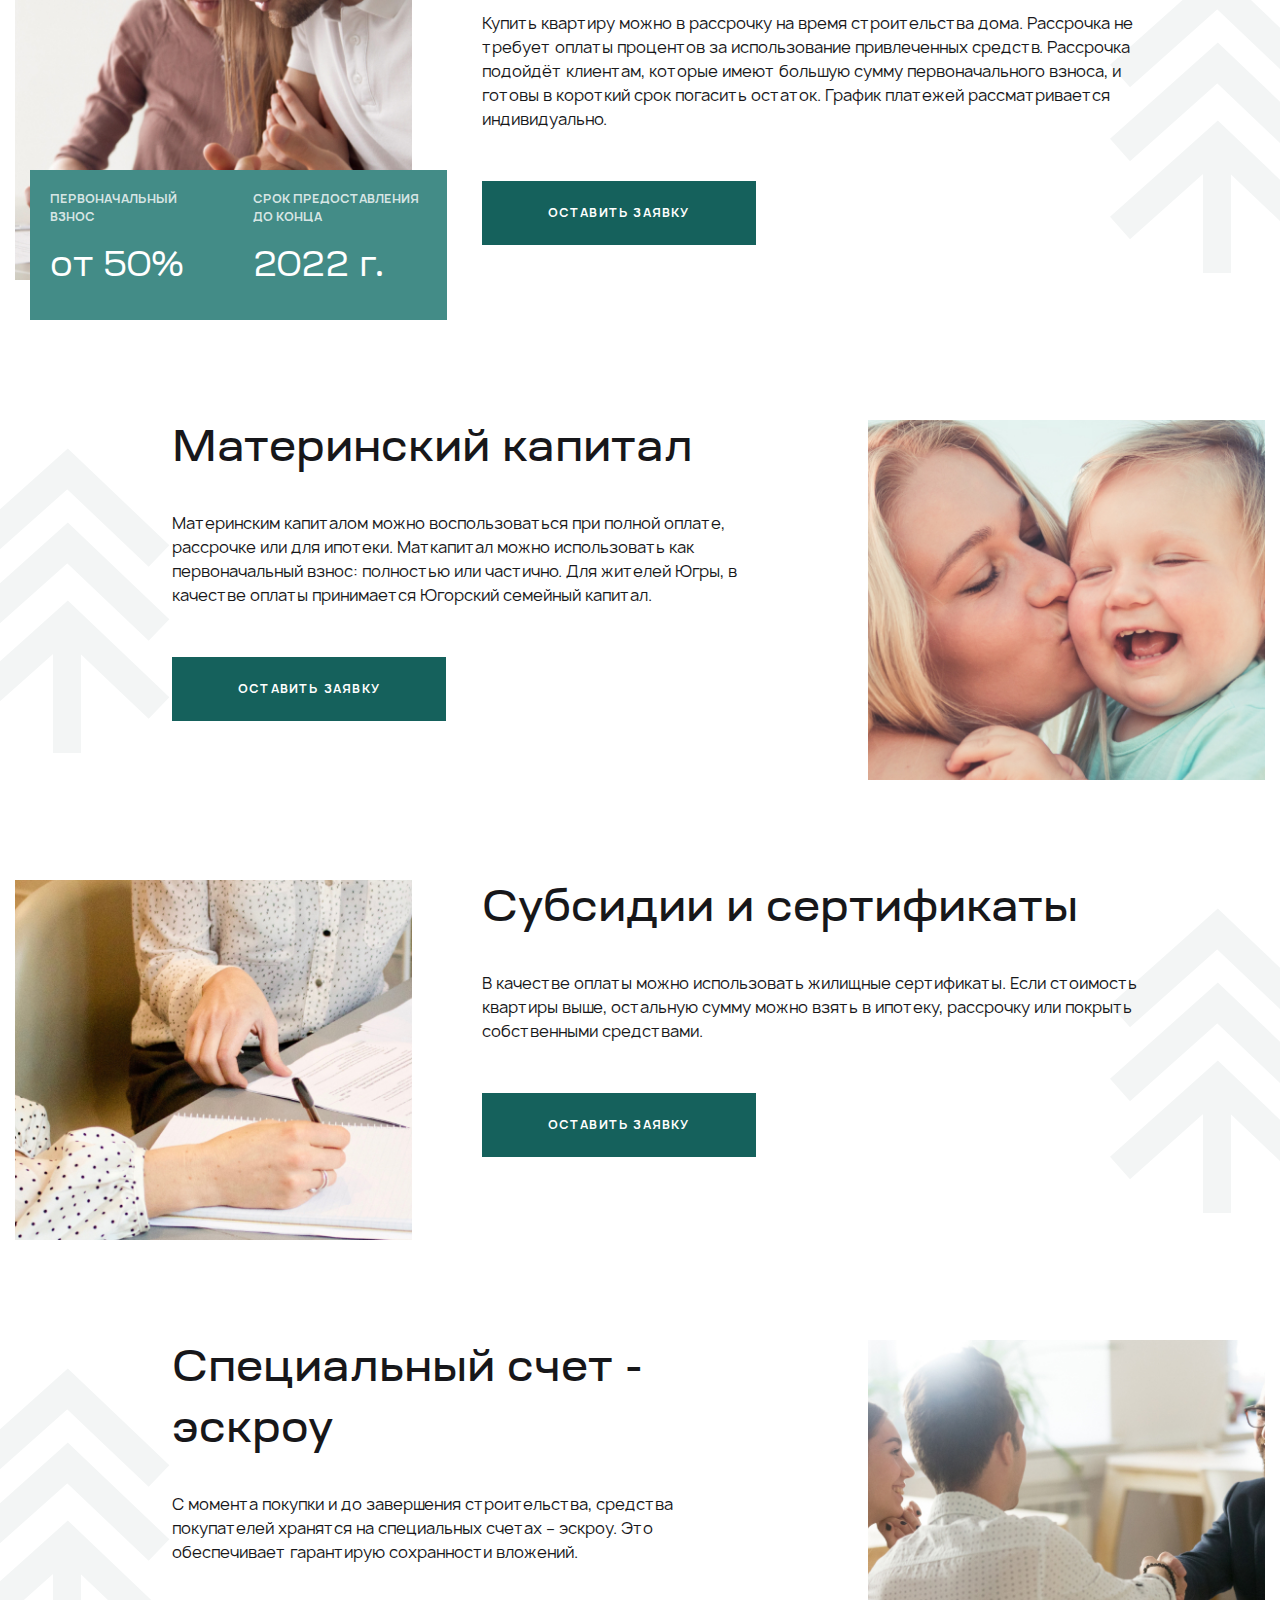
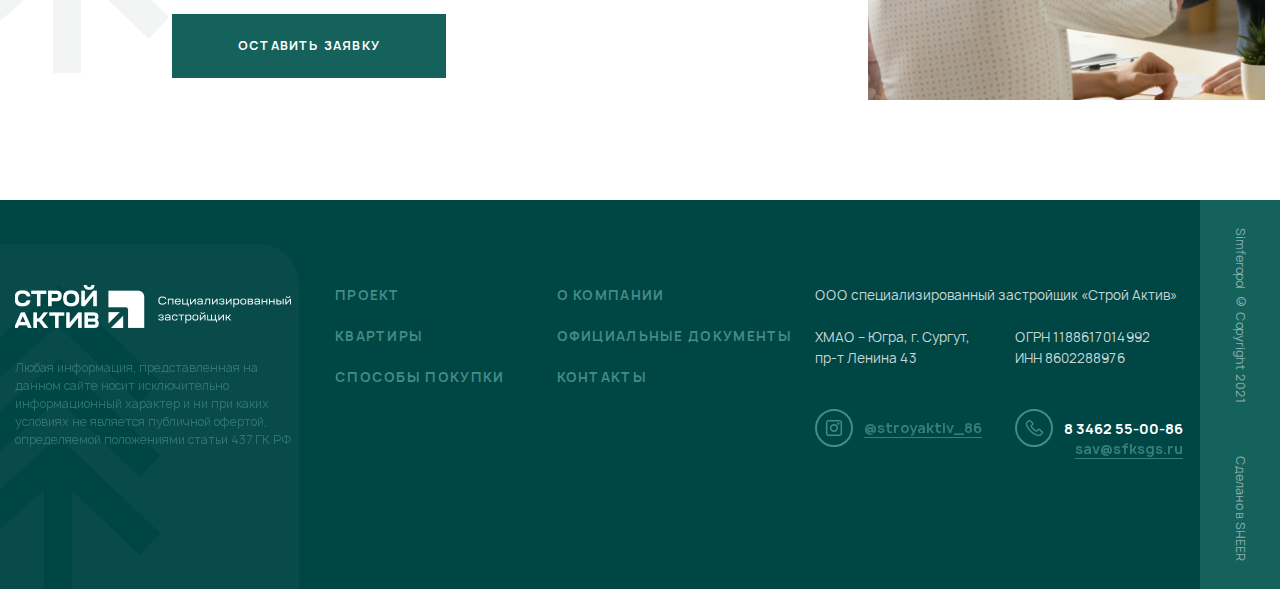
<file: purchase.html>
<!DOCTYPE html>
<!--[if lt IE 7]><html lang="ru" class="lt-ie9 lt-ie8 lt-ie7"><![endif]-->
<!--[if IE 7]><html lang="ru" class="lt-ie9 lt-ie8"><![endif]-->
<!--[if IE 8]><html lang="ru" class="lt-ie9"><![endif]-->
<!--[if gt IE 8]><!-->
<html lang="ru">
<!--<![endif]-->
<head>
	<meta charset="utf-8" />
	<title>Заголовок</title>
	<meta name="description" content="" />
	<meta http-equiv="X-UA-Compatible" content="IE=edge" />
	<meta name="viewport" content="width=device-width, initial-scale=1.0" />
	<meta name="format-detection" content="telephone=no" />
	<link rel="shortcut icon" href="favicon.png" />
	<link rel="stylesheet" href="libs/bootstrap/bootstrap-grid.css" />
	<link rel="stylesheet" href="libs/fontawesome-free-5.12.0-web/css/all.min.css" />
	<link rel="stylesheet" href="libs/fancybox/jquery.fancybox.css" />
	<link rel="stylesheet" href="libs/slick-1.5.9/slick/slick.css" />
	<link rel="stylesheet" href="libs/slick-1.5.9/slick/slick-theme.css" />
	<link rel="stylesheet" href="libs/ion.rangeSlider-master/css/ion.rangeSlider.min.css" />
	<link rel="stylesheet" href="css/fonts.css" />
	<link rel="stylesheet" href="css/main.css?ver=1.1" />
	<link rel="stylesheet" href="css/media.css?ver=1.1" />
</head>
<body>

	<div class="wrapper">

		<header class="header">
			<div class="container-fluid">
				<div class="header__wrap">
					<a href="#" class="logo">
						<img src="img/logo.svg" alt="alt">
					</a>
					<div class="header-center">
						<div class="header-center__left">
							<a href="tel:83462550086" class="phone-main">8 3462 55-00-86</a>
							<a href="mailto:sav@sfksgs.ru" class="link-page">sav@sfksgs.ru </a>
						</div>
						<a href="#modal-callback" class="btn-main btn-main_transparent fancybox">Заказать звонок</a>
					</div>
					<span class="btn_nav">
						<span class='sandwich'>
							<span class='sw-topper'></span>
							<span class='sw-bottom'></span>
							<span class='sw-footer'></span>
							<span class='sw-down'></span>
						</span>
					</span>
				</div>
				<div class="menu-wrap">
					<ul class="menu">
						<li><a href="#">О компании</a></li>
						<li><a href="#">проект</a></li>
						<li><a href="#">Квартиры</a></li>
						<li><a href="#">Способы покупки</a></li>
						<li><a href="#">контакты</a></li>
					</ul>
				</div>
			</div>
		</header>

		<section class="billbord billbord_purchase">
			<div class="container-fluid">
				<div class="row">
					<div class="col-xl-6 offset-xl-6 col-lg-8 offset-lg-4">
						<div class="title-big">
							<div>купить квартиру</div> 
							<div>в городском эко-квартале</div> 
							<div>Хвойный</div>
						</div>
						<p>можно за полную оплату, в ипотеку, рассрочку, с помощью средств материнского капитала или субсидий. Для покупки квартиры можно воспользоваться одним из способов покупки, или выбрать несколько вариантов одновременно. Проконсультироваться и узнать подробности покупки можно в офисе продаж или видеовстрече.  </p>
						<p>В партнёрстве с агентством недвижимости, возможен обмен вашей квартиры на новую.</p>
						<p>Проектное финансирование строительства всех домов в квартале «Хвойный» обеспечивает Сбербанк, что гарантирует их современный ввод в эксплуатацию.</p>
						<a href="#modal-callback" class="btn-main fancybox">Подать заявку</a>
					</div>
				</div>
			</div>
		</section>

		<div class="breadcumbs-wrap">
			<div class="container-fluid">
				<ul class="breadcumbs">
					<li><a href="#">Главная</a></li>
					<li>Способы покупки</li>
				</ul>
			</div>
		</div>

		<section class="mortgage">
			<div class="container-fluid">
				<div class="row">
					<div class="col-lg-7">
						<div class="image-mortgage">
							<img src="img/mortgage.jpg" alt="alt">
						</div>
						<div class="mortgage-block__wrap">
							<div class="mortgage-block">
								<div class="row">
									<div class="col-sm-6">
										<div class="mortgage-block__title">Первоначальный взнос </div>
										<div class="mortgage-block__value">от 15%</div>
									</div>
									<div class="col-sm-6">
										<div class="mortgage-block__title">ипотечная ставка *</div>
										<div class="mortgage-block__value">от 0,1%</div>
									</div>
								</div>
								<p>* Подробную информацию можно получить в <a href="#">офисе продаж</a>. Более выгодные процентные ставки предоставляются на ограниченный ассортимент квартир. <a href="#" class="link-arrow"><img src="img/arrow_down.svg" alt="alt"></a></p>
							</div>
						</div>
						<h2 class="title-section">Ипотека</h2>
						<p>«Хвойный» <strong>аккредитован в 10 банках, в том числе по военной ипотеке и гос.программе.</strong> Подобрать выгодную ставку, правильно заполнить на ипотеку поможет кредитный специалист компании. Мы поможем собрать необходимый комплект документов и получить положительное ипотечное решение. На время оформления документов квартира бронируется, цена фиксируется.</p>
						<a href="#modal-callback" class="btn-main btn-main_page fancybox">Оставить заявку</a>
					</div>
					<div class="col-lg-5">
						<div class="row row_banks">
							<div class="col-8">
								<div class="item-bank">
									<img src="img/bank1.png" alt="alt">
								</div>
							</div>
							<div class="col-4">
								<div class="item-bank">
									<img src="img/bank2.png" alt="alt">
								</div>
							</div>
							<div class="col-4">
								<div class="item-bank">
									<img src="img/bank3.png" alt="alt">
								</div>
							</div>
							<div class="col-4">
								<div class="item-bank">
									<img src="img/bank4.png" alt="alt">
								</div>
							</div>
							<div class="col-4">
								<div class="item-bank">
									<img src="img/bank5.png" alt="alt">
								</div>
							</div>
							<div class="col-4">
								<div class="item-bank">
									<img src="img/bank6.png" alt="alt">
								</div>
							</div>
							<div class="col-8">
								<div class="item-bank">
									<img src="img/bank7.png" alt="alt">
								</div>
							</div>
							<div class="col-4">
								<div class="item-bank">
									<img src="img/bank8.png" alt="alt">
								</div>
							</div>
							<div class="col-4">
								<div class="item-bank">
									<img src="img/bank9.png" alt="alt">
								</div>
							</div>
							<div class="col-4">
								<div class="item-bank">
									<img src="img/bank10.png" alt="alt">
								</div>
							</div>
						</div>
					</div>
				</div>
			</div>
		</section>

		<section class="item-mortgage">
			<div class="container-fluid">
				<div class="row">
					<div class="col-xl-4 col-lg-5">
						<div class="item-mortgage__image">
							<img src="img/item_mortgage1.jpg" alt="alt">
						</div>
						<div class="mortgage-block">
							<div class="row">
								<div class="col-sm-6">
									<div class="mortgage-block__title">Первоначальный взнос </div>
									<div class="mortgage-block__value">от 50%</div>
								</div>
								<div class="col-sm-6">
									<div class="mortgage-block__title">Срок предоставления до конца</div>
									<div class="mortgage-block__value">2022 г.</div>
								</div>
							</div>
						</div>
					</div>
					<div class="col-lg-7 item-mortgage__info">
						<h2 class="title-section">Рассрочка</h2>
						<p>Купить квартиру можно в рассрочку на время строительства дома. Рассрочка не требует оплаты процентов за использование привлеченных средств. Рассрочка подойдёт клиентам, которые имеют большую сумму первоначального взноса, и готовы в короткий срок погасить остаток. График платежей рассматривается индивидуально.</p>
						<a href="#modal-callback" class="btn-main btn-main_page fancybox">Оставить заявку</a>
					</div>
				</div>
			</div>
		</section>

		<section class="item-mortgage">
			<div class="container-fluid">
				<div class="row">
					<div class="col-xl-4 col-lg-5">
						<div class="item-mortgage__image">
							<img src="img/item_mortgage2.jpg" alt="alt">
						</div>
					</div>
					<div class="col-lg-7 item-mortgage__info">
						<h2 class="title-section">Материнский капитал </h2>
						<p>Материнским капиталом можно воспользоваться при полной оплате, рассрочке или для ипотеки. Маткапитал можно использовать как первоначальный взнос: полностью или частично. Для жителей Югры, в качестве оплаты принимается Югорский семейный капитал.</p>
						<a href="#modal-callback" class="btn-main btn-main_page fancybox">Оставить заявку</a>
					</div>
				</div>
			</div>
		</section>

		<section class="item-mortgage">
			<div class="container-fluid">
				<div class="row">
					<div class="col-xl-4 col-lg-5">
						<div class="item-mortgage__image">
							<img src="img/item_mortgage3.jpg" alt="alt">
						</div>
					</div>
					<div class="col-lg-7 item-mortgage__info">
						<h2 class="title-section">Субсидии и сертификаты</h2>
						<p>В качестве оплаты можно использовать жилищные сертификаты. Если стоимость квартиры выше, остальную сумму можно взять в ипотеку, рассрочку или покрыть собственными средствами.</p>
						<a href="#modal-callback" class="btn-main btn-main_page fancybox">Оставить заявку</a>
					</div>
				</div>
			</div>
		</section>

		<section class="item-mortgage">
			<div class="container-fluid">
				<div class="row">
					<div class="col-xl-4 col-lg-5">
						<div class="item-mortgage__image">
							<img src="img/item_mortgage4.jpg" alt="alt">
						</div>
					</div>
					<div class="col-lg-7 item-mortgage__info">
						<h2 class="title-section">Специальный счет - эскроу</h2>
						<p>С момента покупки и до завершения строительства, средства покупателей хранятся на специальных счетах – эскроу. Это обеспечивает гарантирую сохранности вложений.</p>
						<a href="#modal-callback" class="btn-main btn-main_page fancybox">Оставить заявку</a>
					</div>
				</div>
			</div>
		</section>

		<footer class="footer">
			<div class="container">
				<div class="row">
					<div class="col-lg-3 footer__left">
						<a href="#" class="logo">
							<img src="img/logo2.png" alt="alt">
						</a>
						<div class="footer__text">
							<p>Любая информация, представленная на данном сайте носит исключительно информационный характер и ни при каких условиях не является публичной офертой, определяемой положениями статьи 437 ГК РФ</p>
						</div>
					</div>
					<div class="col-lg-5">
						<ul class="footer__nav">
							<li><a href="#">Проект</a></li>
							<li><a href="#">Квартиры</a></li>
							<li><a href="#">Способы покупки</a></li>
							<li><a href="#">О КОМПАНИИ</a></li>
							<li><a href="#">Официальные документы</a></li>
							<li><a href="#">Контакты</a></li>
						</ul>
					</div>
					<div class="col-lg-4 footer__right">
						<p>ООО специализированный застройщик «Строй Актив»</p>
						<br>
						<div class="row">
							<div class="col-6">
								<p>ХМАО – Югра, г. Сургут, <br>пр-т Ленина 43</p>
							</div>
							<div class="col-6">
								<div class="requisites">
									<p>ОГРН 1188617014992</p>
									<p>ИНН 8602288976</p>
								</div>
							</div>
						</div>
						<div class="row row__footer-bottom">
							<div class="col-md-6">
								<a href="#" class="contact-item">
									<span class="icon-main">
										<img src="img/ic_insta.svg" alt="alt">
									</span>
									<span class="link-page">@stroyaktiv_86</span>
								</a>
							</div>
							<div class="col-md-6">
								<div class="wrap-cont">
									<a href="#" class="contact-item">
										<span class="icon-main">
											<img src="img/ic_phone.svg" alt="alt">
										</span>
										<span class="phone-main">8 3462 55-00-86</span>
									</a>
									<div class="bottom-email">
										<a href="mailto:sav@sfksgs.ru" class="link-page">sav@sfksgs.ru</a>
									</div>
								</div>
							</div>
						</div>
					</div>
				</div>
			</div>
			<div class="footer__bottom">
				<ul class="footer__menu">
					<li>Simferopol © Copyright 2021</li>
					<li>Сделано в SHEER</li>
				</ul>
			</div>
		</footer>
		
	</div>

	<div id="modal-reservation" class="modal-block">
		<div class="modal-wrap">
			<div class="title-modal">1К, Дом 1, 49,65 м<sup>2</sup></div>
			<div class="row">
				<div class="col-lg-8">
					<div class="block-modal">
						<div class="block-modal__features">
							<div class="feature-line">
								<span>Этаж:</span>
								<strong>4 из 4</strong>
							</div>
							<div class="feature-line">
								<span>Площадь:</span>
								<strong>49,65 м²</strong>
							</div>
							<div class="feature-line">
								<span>Срок сдачи:</span>
								<strong> 4 кв 2022 года</strong>
							</div>
							<div class="feature-line feature-line_price">
								<span>Стоимость:</span>
								<strong class="feature-line__price">18 000 000 ₽</strong>
							</div>
						</div>
						<div class="block-modal__image">
							<img src="img/modal_img1.jpg" alt="alt">
						</div>
						<ul class="tags-catalog">
							<li><a href="#">видовая</a></li>
							<li><a href="#">высокие потолки</a></li>
							<li><a href="#">панорамные окна</a></li>
						</ul>
					</div>
				</div>
				<div class="col-lg-4">
					<div class="modal-form">
						<div class="title-form">Заявка <br>на болнирование</div>
						<form>
							<div class="item-form">
								<input type="text" placeholder="Ваше имя" required="required">
							</div>
							<div class="item-form">
								<input type="text" placeholder="Телефон" class="input-phone" required="required">
							</div>
							<div class="agree-form">Нажимая на кнопку, вы принимаете политику конфиденциальности и даете согласие на обработку персональных данных</div>
							<button class="btn-main btn-main_page">Забронировать квартиру</button>
						</form>
					</div>
				</div>
			</div>
		</div>
	</div>

	<div id="modal-callback" class="modal-block">
		<div class="modal-wrap modal-wrap_min">
			<div class="title-form">Получить консультацию</div>
			<div class="modal-form">
				<form>
					<div class="item-form">
						<input type="text" placeholder="Ваше имя" required="required">
					</div>
					<div class="item-form">
						<input type="text" placeholder="Телефон" class="input-phone" required="required">
					</div>
					<div class="agree-form">Нажимая на кнопку, вы принимаете политику конфиденциальности и даете согласие на обработку персональных данных</div>
					<button class="btn-main btn-main_page">отправить заявку</button>
				</form>
			</div>
		</div>
	</div>

	<!--[if lt IE 9]>
	<script src="libs/html5shiv/es5-shim.min.js"></script>
	<script src="libs/html5shiv/html5shiv.min.js"></script>
	<script src="libs/html5shiv/html5shiv-printshiv.min.js"></script>
	<script src="libs/respond/respond.min.js"></script>
<![endif]-->
<script src="libs/jquery/jquery-1.11.1.min.js"></script>
<script src="libs/jquery-mousewheel/jquery.mousewheel.min.js"></script>
<script src="libs/fancybox/jquery.fancybox.pack.js"></script>
<script src="libs/slick-1.5.9/slick/slick.min.js"></script>
<script src="libs/scroll2id/PageScroll2id.min.js"></script>
<script src="libs/mask/jquery.maskedinput.js"></script>
<script src="libs/ion.rangeSlider-master/js/ion.rangeSlider.min.js"></script>
<script src="libs/jQueryFormStyler-master/jquery.formstyler.min.js"></script>
<script src="js/common.js?ver=1.1"></script>
<!-- Yandex.Metrika counter --><!-- /Yandex.Metrika counter -->
<!-- Google Analytics counter --><!-- /Google Analytics counter -->
</body>
</html>
</file>
<file: css/fonts.css>
@font-face {
    font-family: 'Manrope';
    src: local('Manrope  Light'), local('Manrope--Light'),
        url('../fonts/Manrope-Light.woff2') format('woff2'),
        url('../fonts/Manrope-Light.woff') format('woff'),
        url('../fonts/Manrope-Light.ttf') format('truetype');
    font-weight: 300;
    font-style: normal;
  }
  @font-face {
    font-family: 'Manrope';
    src: local('Manrope  Regular'), local('Manrope--Regular'),
        url('../fonts/Manrope-Regular.woff2') format('woff2'),
        url('../fonts/Manrope-Regular.woff') format('woff'),
        url('../fonts/Manrope-Regular.ttf') format('truetype');
    font-weight: 400;
    font-style: normal;
  }
  @font-face {
    font-family: 'Manrope';
    src: local('Manrope  Medium'), local('Manrope--Medium'),
        url('../fonts/Manrope-Medium.woff2') format('woff2'),
        url('../fonts/Manrope-Medium.woff') format('woff'),
        url('../fonts/Manrope-Medium.ttf') format('truetype');
    font-weight: 500;
    font-style: normal;
  }
  @font-face {
    font-family: 'Manrope';
    src: local('Manrope  Semi bold'), local('Manrope--Semi-bold'),
        url('../fonts/Manrope-Semibold.woff2') format('woff2'),
        url('../fonts/Manrope-Semibold.woff') format('woff'),
        url('../fonts/Manrope-Semibold.ttf') format('truetype');
    font-weight: 600;
    font-style: normal;
  }
  @font-face {
    font-family: 'Manrope';
    src: local('Manrope  Bold'), local('Manrope--Bold'),
        url('../fonts/Manrope-Bold.woff2') format('woff2'),
        url('../fonts/Manrope-Bold.woff') format('woff'),
        url('../fonts/Manrope-Bold.ttf') format('truetype');
    font-weight: 700;
    font-style: normal;
  }
  @font-face {
    font-family: 'Manrope';
    src: local('Manrope  Extra Bold'), local('Manrope--Extra-Bold'),
        url('../fonts/Manrope-ExtraBold.woff2') format('woff2'),
        url('../fonts/Manrope-ExtraBold.woff') format('woff'),
        url('../fonts/Manrope-ExtraBold.ttf') format('truetype');
    font-weight: 800;
    font-style: normal;
  }
  @font-face {
    font-family: 'Ruberoid';
    src: local('Ruberoid Medium'), local('Ruberoid-Medium'),
        url('../fonts/Ruberoid-Medium.woff2') format('woff2'),
        url('../fonts/Ruberoid-Medium.woff') format('woff'),
        url('../fonts/Ruberoid-Medium.ttf') format('truetype');
    font-weight: 500;
    font-style: normal;
  }
  @font-face {
    font-family: 'Ruberoid';
    src: local('Ruberoid Regular'), local('Ruberoid-Regular'),
        url('../fonts/Ruberoid-Regular.woff2') format('woff2'),
        url('../fonts/Ruberoid-Regular.woff') format('woff'),
        url('../fonts/Ruberoid-Regular.ttf') format('truetype');
    font-weight: 400;
    font-style: normal;
  }
  @font-face {
    font-family: 'Ruberoid';
    src: local('Ruberoid Light'), local('Ruberoid-Light'),
        url('../fonts/Ruberoid-Light.woff2') format('woff2'),
        url('../fonts/Ruberoid-Light.woff') format('woff'),
        url('../fonts/Ruberoid-Light.ttf') format('truetype');
    font-weight: 300;
    font-style: normal;
  }
</file>
<file: css/main.css>
*::-webkit-input-placeholder {
	color: #C4C4C4;
	opacity: 0.8;
}
*:-moz-placeholder {
	color: #C4C4C4;
	opacity: 0.8;
}
*::-moz-placeholder {
	color: #C4C4C4;
	opacity: 0.8;
}
*:-ms-input-placeholder {
	color: #C4C4C4;
	opacity: 0.8;
}

body input:focus:required:invalid,
body textarea:focus:required:invalid {
	
}
body input:required:valid,
body textarea:required:valid {

}
body {
	font-family: 'Manrope';
	font-size: 16px;
	line-height: 24px;
	overflow-x: hidden;
	margin: 0;
	background-color: #fff;
	color: #17171A;
}
button {
	cursor: pointer;
}
button, input, optgroup, select, textarea {
	font-family: inherit;
}
h1,h2,h3,h4,h5,h6 {
	padding: 0;
	margin: 0;
	font-weight: normal;
}
.wrapper {

}
a {
	text-decoration: none;
	outline: none;
}
* {
	outline: none !important;
}
ul {
	padding: 0;
	margin: 0;
}
ul li {
	list-style-type: none;
	outline: none;
}
img {
	outline: none;
	display: block;
}
p {
	padding: 0;
	margin: 0;
}
form {
	margin: 0;
}
.header {
	padding: 40px 0;
	position: absolute;
	top: 0;
	left: 0;
	width: 100%;
	z-index: 800;
}
.header__wrap {
	padding-left: 35px;
	padding-right: 140px;
	display: flex;
	align-items: center;
	justify-content: space-between;
}
.logo {
	display: inline-block;
}
.logo img {
	width: 260px;
	max-width: 100%;
}
/*Style Sandwich*/
.btn_nav {
	position: absolute;
	top: 0;
	right: 0;
	border: none;
	z-index: 60;
	-webkit-transition: all 0.3s;
	-o-transition: all 0.3s;
	transition: all 0.3s;
	vertical-align: middle;
}
.btn_nav:hover {
	opacity: 1;
} 
.sandwich span {
	display: block;
}
.sandwich {
	height: 100px;
	width: 100px;
	padding-top: 33px;
	margin: auto;
	display: -webkit-flex;
	display: -moz-flex;
	display: -ms-flex;
	display: -o-flex;
	display: flex;
	flex-direction: column;
	align-items: flex-end;
	z-index: 20;
	cursor: pointer;
	background: #15615C;
}
.sw-topper {
	position: relative;
	top: 4px;
	width: 30px;
	height: 2px;
	display: block;
	margin: 0 auto;
	background-color: #fff;
	border: medium none;
	transition: transform 0.5s, top 0.2s;
	/* transition-delay: 0.2s, 0s; */
}
.sw-bottom {
	position: relative;
	top: 9px;
	width: 30px;
	height: 2px;
	display: block;
	margin: 0 auto;
	background-color: #fff;
	border: medium none;
	transition: transform 0.5s, top 0.2s;
	transition-delay: 0.2s, 0s;
}
.sw-footer {
	position: relative;
	top: 14px;
	width: 30px;
	height: 2px;
	display: block;
	margin: 0 auto;
	background-color: #fff;
	border: medium none;
	transition: all 0.5s;
	transition-delay: 0.1s;
}
.sw-down {
	position: relative;
	top: 20px;
	width: 30px;
	height: 2px;
	display: block;
	margin: 0 auto;
	background-color: #fff;
	border: medium none;
	transition: all 0.5s;
	transition-delay: 0.1s;
}
.btn_nav .sandwich.active .sw-topper {
	top: 15px;
	transform: rotate(45deg);
}
.btn_nav .sandwich.active .sw-down,
.btn_nav .sandwich.active .sw-bottom {
	opacity: 0;
}
.btn_nav .sandwich.active .sw-footer {
	top: 11px;
	transform: rotate(-45deg); 
}
.phone-main {
	font-size: 20px;
	line-height: 27px;
	white-space: nowrap;
	font-feature-settings: 'pnum' on, 'lnum' on;
	color: #FFFFFF;
	display: inline-block;
	font-weight: 700;
}
.header-center {
	margin: 0 auto;
	display: flex;
	align-items: center;
}
.link-page {
	font-size: 14px;
	line-height: 19px;
	color: #438C87;
	font-weight: 700;
	border-bottom: 1px solid #438C87;
	display: inline-block;
	transition: all 0.3s;
	opacity: 0.8;
}
.link-page:hover {
	border-color: transparent;
}
.header-center__left {
	margin-right: 30px;
	display: flex;
	flex-direction: column;
	align-items: flex-end;
}
.btn-main.btn-main_transparent {
	color: #438C87;
	background-color: transparent;
	border-color: #438C87;
}
.btn-main.btn-main_transparent:hover {
	background-color: #438C87;
}
.menu-wrap {
	position: absolute;
	background-color: #fff;
	z-index: 100;
	right: 0;
	width: 100px;
	top: 100px;
}
.menu {
	height: 893px;
	display: flex;
	align-items: center;
	flex-direction: column;
	justify-content: space-around;
}
.menu a {
	font-size: 12px;
	font-weight: 700;
	letter-spacing: 0.1em;
	text-transform: uppercase;
	color: #438C87;
	display: inline-block;
	white-space: nowrap;
	writing-mode: vertical-rl;
	border-left: 1px solid transparent;
	transition: all 0.3s;
}
.menu a:hover {
	color: #004645;
}

.billbord {
	padding-top: 234px;
	min-height: 992px;
	color: rgba(255, 255, 255, 0.8);
	background-image: url(../img/billbord.jpg);
	background-repeat: no-repeat;
	background-position: center;
	background-size: cover;
}
.billbord p {
	margin-bottom: 20px;
	max-width: 685px;
}
.slide-billbord__image {
	max-width: 815px;
	height: 612px;
}
.slide-billbord__image img {
	width: 100%;
	height: 100%;
	object-fit: cover;
	font-family: 'object-fit: cover;';
	-webkit-transition: all 0.3s; 
	-o-transition: all 0.3s;
	transition: all 0.3s;
}
.title-big {
	font-size: 50px;
	line-height: 75px;
	margin-bottom: 30px;
	font-family: 'Ruberoid';
	font-weight: 500;
	text-transform: uppercase;
	color: #438C87;
}
.title-big div:nth-child(2) {
	font-size: 40px;
}
.title-big div:nth-child(3) {
	font-size: 34px;
	color: #fff;
}
.btn-main {
	font-size: 12px;
	padding: 0 65px;
	height: 64px;
	background-color: #fff;
	font-weight: 700;
	text-align: center;
	letter-spacing: 0.1em;
	text-transform: uppercase;
	color: #004645;
	display: inline-flex;
	align-items: center;
	justify-content: center;
	text-align: center;
	transition: all 0.3s;
	border: 1px solid #fff;
	font-family: 'Manrope';
}
.btn-main:hover {
	background-color: #004645;
	color: #fff;
}
.btn-main i {
	font-size: 20px;
	margin-left: 30px;
}
.slide-billbord__right {
	max-width: 700px;
	margin-left: -40px;
	margin-top: -15px;
}
.slider-count {
	font-size: 60px;
	line-height: 88px;
	margin: 0 18px;
	font-feature-settings: 'tnum' on, 'lnum' on;
	color: #438C87;
	font-family: 'Ruberoid';
}
.slick-arrow {
	font-size: 60px;
	width: auto;
	height: auto;
	color: #438c87;
	transition: all 0.3s;
}
.slick-arrow::before {
	display: none;
}
.slider-controls .slick-arrow {
	position: relative;
	top: 0;
	left: 0;
	right: 0;
	bottom: 0;
	transform: none;
}
.slider-controls {
	padding-bottom: 25px;
	display: inline-flex;
	align-items: center;
	position: relative;
}
.slick-dots {
	left: 0;
	bottom: 0;
}
.slick-dots li {
	width: 8px;
	height: 8px;
}
.slick-dots li button {
	width: 8px;
	height: 8px;
	background-color: transparent;
	border: 1.5px solid #438C87;
	padding: 0;
	border-radius: 50%;
	transition: all 0.3s;
}
.slick-dots li button:hover,
.slick-dots li.slick-active button {
	background-color: #438c87;
}
.billbord .slider-controls {
	position: absolute;
	bottom: 60px;
	left: -30px;
}
.billbord .container-fluid {
	padding-left: 0;
}
.title-small {
	font-weight: 700;
	text-transform: uppercase;
}
.icon-main {
	width: 38px;
	height: 38px;
	border: 2px solid #438C87;
	display: flex;
	align-items: center;
	justify-content: center;
	border-radius: 50%;
	flex: none;
}
.icon-main img {
	max-width: 100%;
	max-height: 100%;
}
.item-icon .icon-main {
	margin-right: 30px;
}
.item-icon {
	font-size: 14px;
	line-height: 21px;
	display: flex;
	align-items: center;
}
.item-icon p {
	margin: 0;
}
.item-icon strong {
	color: #438C87;
	font-weight: 700;
	display: block;
}
.info-line__wrap {
	display: flex;
	align-items: center;
	justify-content: space-around;
}
.info-line {
	padding: 30px 0;
	background: rgba(196, 196, 196, 0.2);
}
.advantages {
	padding: 80px 0;
}
.title-section {
	font-size: 50px;
	line-height: 65px;
	font-weight: 500;
	font-family: 'Ruberoid';
}
.link-more {
	font-size: 12px;
	font-weight: 700;
	letter-spacing: 0.1em;
	text-transform: uppercase;
	color: #15615C;
	display: inline-flex;
	align-items: center;
}
.link-more img {
	margin-left: 15px;
	transition: all 0.3s;
}
.link-more:hover img {
	transform: translateX(10px);
}
.item-blog__image {
	height: 500px;
	overflow: hidden;
	display: block;
}
.item-blog__image img {
	width: 100%;
	height: 100%;
	object-fit: cover;
	font-family: 'object-fit: cover;';
	-webkit-transition: all 0.3s; 
	-o-transition: all 0.3s;
	transition: all 0.3s;
}
.item-blog:hover .item-blog__image img {
	transform: scale(1.05);
}
.item-blog__content {
	padding: 30px;
	padding-bottom: 0;
}
.item-blog .title-small {
	margin-bottom: 14px;
	display: block;
	color: #17171A;
}
.item-blog p {
	font-size: 14px;
	line-height: 21px;
	margin-bottom: 20px;
}
.slider-advantages .item-blog {
	margin: 0 35px;
}
.slider-advantages {
	margin: 0 -35px;
	padding-left: 55px;
}
.left-slider {
	padding-top: 135px;
	max-width: 370px;
	margin: 0 auto;
}
.left-slider .title-section {
	margin-bottom: 50px;
}
.footer {
	padding-top: 85px;
	padding-bottom: 100px;
	padding-right: 100px;
	font-size: 14px;
	line-height: 21px;
	color: rgba(255, 255, 255, 0.8);
	min-height: 389px;
	background-image: url(../img/img_footer.svg);
	background-repeat: no-repeat;
	background-position: left -30px bottom;
	background-color: #004645;
	position: relative;
}
.footer__text {
	font-size: 12px;
	line-height: 18px;
	color: rgba(67, 140, 135, 0.8);
	opacity: 0.8;
}
.footer .logo {
	margin-bottom: 24px;
}
.footer__nav {
	font-size: 14px;
	line-height: 21px;
	padding: 0 40px;
	white-space: nowrap;
	letter-spacing: 0.1em;
	text-transform: uppercase;
	font-weight: 700;
	columns: 2;
}
.footer__nav a {
	color: #438C87;
	transition: all 0.3s;
	display: inline-block;
}
.footer__nav li {
	margin-bottom: 20px;
}
.contact-item {
	display: inline-flex;
	align-items: center;
}
.contact-item .icon-main {
	margin-right: 11px;
}
.contact-item .phone-main {
	font-size: 14px;
}
.bottom-email {
	margin-top: -8px;
	text-align: right;
}
.wrap-cont {
	display: inline-block;
}
.requisites {
	padding-left: 30px;
}
.row__footer-bottom {
	margin-top: 40px;
}
.footer__left {
	padding-right: 0;
}
.footer__right {
	padding-left: 25px;
}
.footer__bottom {
	width: 100px;
	right: 0;
	height: 100%;
	top: 0;
	font-size: 12px;
	line-height: 16px;
	writing-mode: vertical-rl;
	color: rgba(255, 255, 255, 0.5);
	background: #15615C;
	position: absolute;
}
.footer__bottom a {
	color: rgba(255, 255, 255, 0.5);
	transition: all 0.3s;
}
.footer__menu {
	width: 100%;
	display: flex;
	align-items: center;
	justify-content: space-around;
}
.btn-main_page {
	background-color: #15615c;
	border-color: #15615c;
	color: #fff;
}
.btn-main_page:hover {
	background-color: #fff;
	color: #15615c;
}
.footer .logo img {
	width: 276px;
}
.item-question {
	border-bottom: 1px solid rgba(196, 196, 196, 0.2);
}
.item-question:last-child {
	border: none;
}
.item-question__head {
	font-size: 16px;
	line-height: 24px;
	font-weight: 700;
	padding: 17px 0;
	text-transform: uppercase;
	color: #15615C;
	display: flex;
	align-items: center;
	justify-content: space-between;
	cursor: pointer;
}
.item-question__head img {
	transition: all 0.3s;
}
.item-question.active .item-question__head img {
	transform: rotate(-180deg);
}
.item-question__content {
	padding-bottom: 20px;
	display: none;
	opacity: 0.8;
}
.faq {
	padding-top: 45px;
	padding-bottom: 25px;
}
.faq .title-section {
	padding-bottom: 25px;
}
.descr-title {
	text-align: center;
}
.item-form {
	margin-bottom: 20px;
}
.item-form .jqselect {
	width: 100%;
}
.item-form .jq-selectbox__select-text,
.item-form input {
	padding: 0 25px;
	height: 64px;
	font-size: 14px;
	line-height: 21px;
	border: none;
	color: #17171A;
	background-color: #fff;
	width: 100%;
	font-family: 'Manrope';
}
.item-form .jq-selectbox__select-text {
	display: flex;
	font-size: 16px;
	align-items: center;
	cursor: pointer;
}
.registraton-section {
	padding-top: 40px;
	padding-bottom: 50px;
	background: rgba(196, 196, 196, 0.2);
}
.billbord_purchase .title-big div:nth-child(2),
.billbord_purchase .title-big {
	font-size: 40px;
	line-height: 75px;
}
.billbord_purchase .title-big div:nth-child(1) {
	color: #fff;
}
.billbord_purchase .title-big div:nth-child(3) {
	font-size: 50px;
	color: #438C87;
}
.billbord_purchase {
	background-image: url(../img/billbord2.jpg);
}
.breadcumbs {
	font-size: 12px;
	line-height: 21px;
	display: flex;
	align-items: center;
	flex-wrap: wrap;
}
.breadcumbs a {
	color: #15615C;
	border-bottom: 1px solid #15615C;
}
.breadcumbs-wrap {
	padding: 14px 70px;
	background: rgba(196, 196, 196, 0.2);
}
.breadcumbs li::after {
	position: relative;
	display: inline-block;
	content: " ";
	margin: 0 24px;
	width: 16px;
	height: 8px;
	background-image: url(../img/arrow_small.svg);
	background-repeat: no-repeat;
	background-position: center;
	background-size: 100% 100%;
}
.breadcumbs li:last-child::after {
	display: none;
}
.mortgage {
	padding-top: 66px;
	padding-bottom: 82px;
	padding-left: 70px;
}
.item-bank {
	height: 178px;
	margin-bottom: 30px;
	padding: 10px;
	display: flex;
	align-items: center;
	justify-content: center;
	background: rgba(220, 227, 227, 0.35);
}
.item-bank img {
	max-width: 100%;
	max-height: 100%;
}
.image-mortgage img {
	max-width: 100%;
	height: auto;
}
.image-mortgage {
	max-width: 96%;
}
.mortgage-block {
	padding: 35px 50px;
	font-size: 12px;
	line-height: 18px;
	max-width: 575px;
	margin-top: -110px;
	background: #438C87;
	color: rgba(255, 255, 255, 0.8);
	position: relative;
	z-index: 1;
}
.mortgage-block__title {
	padding-bottom: 8px;
	font-weight: 700;
	text-transform: uppercase;
}
.mortgage-block__value {
	font-size: 50px;
	line-height: 66px;
	margin-bottom: 20px;
	font-family: 'Ruberoid';
	color: #fff;
	font-feature-settings: 'tnum' on, 'lnum' on;
}
.mortgage-block p a {
	color: #fff;
	font-weight: 700;
	border-bottom: 1px solid #fff;
}
.mortgage-block p {
	opacity: 1 !important;
	position: relative;
}
.mortgage-block .link-arrow {
	position: absolute;
	bottom: 4px;
	right: -14px;
}
.link-arrow {
	border: none !important;
	display: inline-block;
}
.mortgage-block__wrap {
	margin-bottom: 15px;
	display: flex;
	justify-content: flex-end;
}
.mortgage p {
	opacity: 0.8;
}
.mortgage .title-section {
	margin-bottom: 30px;
}
.mortgage .btn-main {
	margin-top: 30px;
}
.item-mortgage .title-section {
	margin-bottom: 30px;
}
.item-mortgage p {
	margin-bottom: 50px;
}
.item-mortgage {
	margin-bottom: 100px;
	background-image: url(../img/ic_tree.svg);
	background-repeat: no-repeat;
	background-position: right -40px center;
}
.item-mortgage__image {
	height: 370px;
	max-width: 93%;
}
.item-mortgage__image img {
	width: 100%;
	height: 100%;
	object-fit: cover;
	font-family: 'object-fit: cover;';
	-webkit-transition: all 0.3s; 
	-o-transition: all 0.3s;
	transition: all 0.3s;
}
.item-mortgage__info {
	padding-left: 90px;
}
.item-mortgage .mortgage-block {
	margin-left: 40px;
	max-width: initial;
}
.item-mortgage .mortgage-block__value {
	margin-bottom: 0;
}
.item-mortgage:nth-child(even) .item-mortgage__info {
	padding-left: 250px;
	padding-right: 40px;
	order: -2;
}
.item-mortgage:nth-child(even) {
	background-position: left -40px center;
}
.item-mortgage:nth-child(even) .row {
	justify-content: space-between;
}
.filter-main {
	padding-top: 140px;
	padding-bottom: 80px;
	padding-left: 30px;
	padding-right: 310px;
	color: #fff;
	position: relative;
	background-color: #0C5150;
}
.filter-main .title-section {
	font-size: 40px;
	text-transform: uppercase;
}
.title-input {
	font-size: 12px;
	line-height: 16px;
	padding-bottom: 20px;
	font-weight: 600;
	letter-spacing: 0.1em;
	text-transform: uppercase;
}
.item-form_page input,
.item-form_page .jq-selectbox__select-text {
	background-color: transparent;
	color: #FFFFFF;
	border: 1px solid rgba(255, 255, 255, 0.35);
}
select {
	opacity: 0;
}
.filter-main .item-form {
	margin-top: 35px;
	margin-bottom: 0;
}
.jq-selectbox__trigger {
	width: 16px;
	height: 17px;
	right: 25px;
	top: 0;
	bottom: 0;
	margin: auto;
	position: absolute;
	cursor: pointer;
	background-image: url(../img/arrow_select.svg);
	background-repeat: no-repeat;
	background-position: center;
	background-size: 100% 100%;
	transition: all 0.3s;
}
.jq-selectbox__dropdown {
	border: 1px solid rgba(255, 255, 255, 0.35);
	width: 100%;	
	background-color: #0C5150;
}
.jq-selectbox__dropdown li {
	padding: 5px 25px;
	cursor: pointer;
}
.irs--flat .irs-min, .irs--flat .irs-max {
	display: none;
}
.irs-grid-pol {
	display: none;
}
.range-catalog input {
	opacity: 0;
	height: 0;
	width: 0;
}
.irs--flat .irs-line {
	background-color: rgba(255, 255, 255, 0.35);
	height: 1px;
}
.irs--flat .irs-handle {
	width: 15px;
	height: 15px;
	top: 19px;
	background: #CDECC3;
	border-radius: 50%;
	cursor: pointer;
}
.irs--flat .irs-handle i {
	display: none !important;
}
.irs--flat .irs-bar,
.irs--flat .irs-bar--single {
	height: 1px;
	background: #CDECC3;
}
.irs--flat .irs-grid-text {
	font-size: 16px;
	font-family: 'Manrope';
	color: #fff;
}
.range-catalog {
	margin-top: 8px;
}
.irs--flat .irs-from, .irs--flat .irs-to, .irs--flat .irs-single {
	display: none;
}
.irs-grid {
	bottom: 56px;
}
.checkbox {
	color: #fff;
	text-align: left;
}
.checkbox label input {
	position: absolute;
	z-index: -1;
	height: 1px !important;
	width: 1px !important;
	opacity: 0 !important;
	margin: 12px 2px 0 7px !important;
}
.checkbox label > span {
	position: relative;
	padding: 0px 0 0 40px;
	display: block;
	cursor: pointer;
}
.checkbox label > span:before {
	content: '';
	position: absolute;
	top: 2px;
	left: 0;
	width: 20px;
	height: 20px;
	border: 1px solid #fff;
	transition: .2s;
}
.checkbox label > span:after {
	content: '';
	position: absolute;
	top: 2px;
	left: 1px;
	width: 23px;
	height: 17px;
	background-image: url(../img/check.svg);
	background-repeat: no-repeat;
	background-position: center;
	background-size: 100% 100%;
	opacity: 0;
	transition: .2s;
}
.checkbox label input:checked + span:after {
	opacity: 1;
}
.checkbox label input:checked + span {
	font-weight: 700;
}
.filter-main .checkbox {
	margin-bottom: 34px;
}
.checkbox_green {
	color: #CDECC3;
}
.range-catalog_area .irs-grid-text,
.range-catalog_floors .irs-grid-text,
.range-catalog_price .irs-grid-text {
	display: none;
}
.range-catalog_area .irs-grid-text:last-child,
.range-catalog_area .js-grid-text-0,
.range-catalog_floors .irs-grid-text:last-child,
.range-catalog_floors .js-grid-text-0,
.range-catalog_price .irs-grid-text:last-child,
.range-catalog_price .js-grid-text-0 {
	display: none;
}
.row_filter .row,
.row_filter {
	margin: 0 -25px;
}
.row_filter .row > div,
.row_filter > div {
	padding: 0 25px;
}
.title-input sup {
	line-height: 0;
	font-size: 9px;
}
.js-grid-text-0 {
	margin-left: -10px !important;
}
.irs-grid-text:last-child {
	right: 0 !important;
	margin: 0 !important;
	margin-right: -10px !important;
	left: auto !important;
}
.result-filter {
	font-size: 12px;
	line-height: 24px;
	margin-left: auto;
	margin-right: 35px;
	font-weight: 700;
	color: rgba(255, 255, 255, 0.8);
	text-transform: uppercase;
}
.result-filter .title-section {
	font-size: 50px;
	line-height: 43px;
	display: block;
}
.bottom-filter {
	margin-top: 65px;
	display: flex;
	align-items: center;
	justify-content: space-between;
}
.bottom-filter .btn-main {
	width: 38%;
	padding: 0 10px;
}
.bottom-filter .btn-main i {
	margin-right: 27px;
	margin-left: -26px;
}
.close-filter {
	right: 144px;
	bottom: 38px;
	text-transform: uppercase;
	font-weight: 700;
	color: #438C87;
	display: inline-flex;
	align-items: center;
	border-bottom: 1px solid #438C87;
	transition: all 0.3s;
	position: absolute;
}
.close-filter img {
	margin-left: 10px;
}
.close-filter:hover {
	border-color: transparent;
}
.header_page {
	padding: 20px 0;
	background-color: #004645;
}
.filter-main::before {
	position: absolute;
	display: block;
	content: " ";
	top: 0;
	left: 0;
	z-index: 1000;
	width: 100%;
	height: 100%;
	pointer-events: none;
	background-image: url(../img/bg_phone.svg);
	background-repeat: no-repeat;
	background-position: right 144px top;
}
.header_page .header-center {
	margin-left: auto;
	margin-right: 0;
}
.header_page .header__wrap {
	padding-right: 110px;
}
.catalog {
	padding-top: 65px;
	padding-bottom: 50px;
}
.feature-line__price {
	font-size: 20px;
	line-height: 24px;
}
.item-catalog {
	padding: 45px;
	padding-bottom: 35px;
	border: 1px solid rgba(181, 181, 181, 0.5);
	min-height: 100%;
	position: relative;
	transition: all 0.3s;
}
.item-catalog:hover {
	box-shadow: 0 0 10px rgba(181, 181, 181, 0.5);
}
.item-catalog__name {
	font-size: 18px;
	margin-bottom: 45px;
	line-height: 24px;
	font-weight: 700;
	display: flex;
	align-items: center;
	text-transform: uppercase;
	color: #15615C; 
}
.item-catalog__name sup {
	font-size: 12px;
	line-height: 0;
}
.item-catalog__name img {
	margin-left: 10px;
}
.feature-line {
	font-size: 14px;
	line-height: 21px;
	margin-bottom: 20px;
	display: flex;
	align-items: center;
	justify-content: space-between;
}
.feature-line_price {
	padding-top: 20px;
}
.catalog .title-section {
	padding-bottom: 55px;
}
.item-catalog__image {
	height: 290px;
	margin-bottom: 15px;
	display: flex;
	align-items: center;
	justify-content: center;
}
.item-catalog__image img {
	max-width: 100%;
	max-height: 100%;
}
.tags-catalog {
	padding-right: 50px;
	display: flex;
	align-items: center;
	flex-wrap: wrap;
}
.tags-catalog li {
	margin-right: 10px;
}
.tags-catalog li:last-child {
	margin-right: 0;
}
.tags-catalog a {
	font-size: 12px;
	line-height: 24px;
	padding: 0 18px;
	height: 40px;
	margin-bottom: 10px;
	border: 1px solid #438C87;
	display: inline-flex;
	align-items: center;
	justify-content: center;
	text-align: center;
	text-transform: uppercase;
	font-weight: 700;
	color: #438C87;
	transition: all 0.3s;
}
.tags-catalog a:hover {
	color: #fff;
	background-color: #438C87;
}
.item-catalog__btn {
	height: 64px;
	width: 64px;
	position: absolute;
	bottom: 0;
	right: -1px;
	display: flex;
	align-items: center;
	justify-content: center;
	background-color:#15615C;
	border: 1px solid #15615C;
	transition: all 0.3s;
}
.item-catalog__btn:hover {
	background-color: #004645;
}
.row_catalog {
	margin: 0 -23px;
}
.row_catalog > div {
	padding: 0 23px;
	margin-bottom: 50px;
}
.catalog .container-fluid {
	padding: 0 162px;
}
.pager {
	display: flex;
	align-items: center;
}
.page-numbers {
	font-size: 50px;
	line-height: 66px;
	margin: 0 10px;
	font-weight: 300;
	font-feature-settings: 'tnum' on, 'lnum' on;
	font-family: 'Ruberoid';
	color: #438C87;
}
.page-numbers:hover {
	color: #17171A;	
}
.page-numbers.current {
	color: #17171A;
	font-weight: 500;	
}
.page-numbers.prev {
	margin: 0;
	margin-right: 20px;
}
.page-numbers.next {
	margin: 0;
	margin-left: 20px;
}
.modal-wrap {
	width: 1222px;
	padding: 40px;
	max-width: 100%;
	background: #F3F5F5;
	margin: 0 auto;
	background-image: url(../img/bg_modal.png);
	background-repeat: no-repeat;
	background-position: right bottom;
}
.modal-block {
	color: #17171A;
	display: none;
}
.fancybox-skin {
	padding: 0 !important;
	background-color: transparent !important;
	box-shadow: none !important;
}
.fancybox-close {
	top: 9px;
	right: 9px;
	border-radius: 50%;
	display: flex;
	align-items: center;
	justify-content: center;
	text-align: center; 
	font-size: 22px;
	color: #15615C;
	background-image: none !important;
	-moz-osx-font-smoothing: grayscale;
	-webkit-font-smoothing: antialiased;
	font-style: normal;
	font-variant: normal;
	text-rendering: auto;
	line-height: 1;
	font-weight: 400;
	font-family: "Font Awesome 5 Pro";
}
.fancybox-close::before {
	content: "\f00d";
}
.fancybox-inner {
	overflow: visible !important;
}
.modal-form {
	max-width: 270px;
	margin: 0 auto;
}
.modal-wrap .btn-main {
	width: 100%;
	padding: 0 10px;
}
.modal-wrap .btn-main:hover {
	background-color: transparent;
}
.modal-form .agree-form {
	margin-left: -10px;
	margin-right: -10px;
}
.block-modal__image {
	margin-bottom: 10px;
	margin-top: 10px;
}
.block-modal__features {
	display: flex;
	justify-content: space-between;
	flex-wrap: wrap;
}
.block-modal__features .feature-line {
	width: 44%;
	position: relative;
}
.block-modal__features .feature-line_price {
	top: 20px;
	padding-top: 0;
}
.jq-selectbox.opened .jq-selectbox__trigger {
	transform: rotate(180deg);
}
.modal-wrap_min {
	width: 400px;
	background-image: none;
}
.modal-wrap_min .title-form {
	margin: 0 -20px;
}
.range-catalog_floors .irs--flat .irs-single,
.range-catalog_area .irs--flat .irs-single,
.range-catalog_price .irs--flat .irs-single,
.irs--flat .irs-from, .irs--flat .irs-to {
	font-size: 16px;
	top: -12px;
	display: block;
	background-color: transparent;
}
.irs--flat .irs-from:before, .irs--flat .irs-to:before, .irs--flat .irs-single:before {
	display: none;
}
.range-catalog_price .irs--flat > .irs {
	margin: 0 25px;
}

.title-modal {
	font-size: 40px;
	line-height: 44px;
	padding-bottom: 45px;
	font-weight: 700;
	text-transform: uppercase;
	color: #15615C;
}
.title-modal sup {
	font-size: 22px;
	line-height: 0;
}
.block-modal__image img {
	max-width: 100%;
	height: auto;
	margin: 0 auto;
}
.block-modal {
	padding: 42px;
	background-color: #fff;
}
.title-form {
	font-size: 25px;
	line-height: 30px;
	padding-bottom: 30px;
	font-weight: 500;
	font-family: 'Ruberoid';
	text-align: center;
}
.agree-form {
	font-size: 12px;
	line-height: 18px;
	font-weight: 700;
	color: #438C87;
	opacity: 0.8;
	margin-bottom: 30px;
	text-align: center;
}

/*new pages*/
.image-about img {
	max-width: 100%;
	height: auto;
}
.billbord_about {
	padding-bottom: 50px;
	min-height: initial;
}
.billbord_about .title-big {
	font-size: 40px;
	line-height: 55px;
	color: #fff;
}
.about-main {
	padding-top: 130px;
	padding-bottom: 20px;
}
.item-about__text {
	padding: 68px 90px;
	padding-right: 65px;
	margin-left: 180px;
	margin-right: -120px;
	background-color: #f3f5f5;
	position: relative;
	z-index: 2;
}
.item-about__image {
	height: 570px;
}
.item-about__image img {
	width: 100%;
	height: 100%;
	object-fit: cover;
	font-family: 'object-fit: cover;';
	-webkit-transition: all 0.3s; 
	-o-transition: all 0.3s;
	transition: all 0.3s;
}
.item-about .title-section {
	margin-bottom: 30px;
}
.item-about__text p {
	margin-bottom: 20px;
}
.item-about__text p:last-child {
	margin-bottom: 0;
}
.item-about {
	margin-bottom: 75px;
	background-image: url(../img/ic_tree.svg);
	background-repeat: no-repeat;
	background-position: left -40px center;
}
.item-about:nth-child(even) .row > div:nth-child(2) {
	order: -1;
}
.item-about:nth-child(even) .item-about__text {
	margin-left: -120px;
	margin-right: 180px;
}
.item-about:nth-child(even) {
	background-position: right -40px center;
}
.team__head {
	padding-bottom: 20px;
	display: flex;
	align-items: center;
	justify-content: space-between;
}
.team__head .slider-controls {
	padding-bottom: 0;
}
.team {
	padding-top: 65px;
	padding-bottom: 120px;
	background: rgba(196, 196, 196, 0.2);
}
.slider-team {
	margin: 0 -15px;
}
.item-team {
	margin: 0 15px;
}
.item-team__image {
	height: 555px;
}
.item-team__image img {
	width: 100%;
	height: 100%;
	object-fit: cover;
	font-family: 'object-fit: cover;';
	-webkit-transition: all 0.3s; 
	-o-transition: all 0.3s;
	transition: all 0.3s;
}
.item-team__content {
	padding: 42px 57px;
	padding-right: 110px;
	margin: 0 40px;
	margin-top: -90px;
	min-height: 187px;
	background-color: #438c87;
	color: #fff;
	position: relative;
	z-index: 2;
}
.item-team__title {
	font-size: 25px;
	line-height: 33px;
	margin-bottom: 8px;
	font-family: 'Ruberoid';
	font-feature-settings: 'tnum' on, 'lnum' on;
}
.item-team p {
	font-size: 12px;
	text-transform: uppercase;
	font-weight: 700;
	opacity: 0.8;
	font-family: 'Manrope';
}
.documents .container-fluid,
.team .container-fluid {
	max-width: 1880px;
}
.documents {
	padding-top: 95px;
	padding-bottom: 65px;
}
.item-doc {
	font-size: 25px;
	line-height: 24px;
	font-weight: 700;
	margin-top: 55px;
	color: #438C87;
	display: inline-flex;
	align-items: center;
}
.item-doc img {
	margin-right: 20px;
}
.item-doc span {
	padding-bottom: 6px;
	border-bottom: 1px solid rgba(67, 140, 135, 0.5);
	transition: all 0.3s;
}
.item-doc:hover span {
	border-color: transparent;
}
.contacts {
	padding-top: 40px;
	padding-bottom: 80px;
}
.wrapper_page {
	padding-top: 100px;
}
.wrapper_page .header {
	padding: 18px 0;
	background-color: #004645;
}
.contacts .container-fluid {
	padding: 0 95px;
}
.contacts .title-section {
	padding-bottom: 25px;
}
.contacts-info {
	padding: 60px 85px;
	min-height: 759px;
	color: #fff;
	background-color: #15615c;
}
.title-page {
	font-size: 40px;
	line-height: 55px;
	margin-bottom: 35px;
	font-family: 'Ruberoid';
}
.contacts-info li {
	margin-bottom: 6px;
	position: relative;
	padding-left: 20px;
}
.contacts-info li::before {
	position: absolute;
	display: block;
	content: "•";
	top: 0;
	left: 0;	
}
.title-middle {
	font-size: 25px;
	margin-top: 50px;
	margin-bottom: 30px;
	font-family: 'Ruberoid';
}
.soc-link {
	margin-right: 17px;
	display: inline-block;
}
.phone-contact {
	font-weight: 700;
	font-size: 24px;
	line-height: 24px;
	color: #fff;
}
.contacts-info__contacts {
	display: flex;
	align-items: center;
}
.row_contact-right {
	flex-direction: row-reverse;
}
.row_contacts {
	margin: 0;
	margin-bottom: 75px;
}
.row_contact-right .phone-contact {
	font-weight: 600;
	opacity: 0.8;
}
.contacts-info .link-page {
	color: #fff;
	opacity: 1;
}
.contacts-info .contact-item {
	margin-right: 25px;
}
.row_contact-right .contacts-info {
	background-image: url(../img/tree_contact.svg);
	background-repeat: no-repeat;
	background-position: right 170px bottom;
}
.contacts iframe {
	height: 833px;
}
.row_contacts > div {
	padding: 0;
}
.sign-up {
	padding-top: 44px;
	padding-left: 100px;
	padding-right: 50px;
	background-image: url(../img/tree_signup.svg);
	background-repeat: no-repeat;
	background-position: right 32% bottom 173px;
	background-color: rgba(196, 196, 196, 0.2);
}
.sign-up .checkbox {
	font-size: 12px;
	color: #17171a;
	font-weight: 500;
}
.sign-up .checkbox label input:checked + span {
	font-weight: 500;
}
.sign-up .checkbox label > span:before {
	width: 27px;
	height: 27px;
	background-color: #fff;
}
.sign-up .checkbox label > span:after {
	width: 27px;
	height: 27px;
	left: 5px;
	background-image: url(../img/check2.svg);
}
.sign-up .checkbox label > span {
	padding-top: 4px;
}
.sign-up .btn-main {
	width: 100%;
	padding: 0 20px;
}
.descr-signup {
	margin-bottom: 35px;
}
.person-signup__name {
	font-size: 25px;
	line-height: 33px;
	margin-bottom: 9px;
	font-family: 'Ruberoid';
	font-feature-settings: 'tnum' on, 'lnum' on;
}
.person-signup__info p {
	font-size: 12px;
	line-height: 24px;
	font-weight: 700;
	text-transform: uppercase;
	opacity: 0.8;
}
.person-signup__info {
	padding: 48px 65px;
	max-width: 390px;
	margin-right: -195px;
	width: 100%;
	margin-bottom: 47px;
	flex: none;
	color: #fff;
	background-color: #438c87;
}
.person-signup {
	display: flex;
	align-items: flex-end;
	justify-content: flex-end;
}
.sign-up .title-section {
	padding-top: 15px;
}
.map-contact > ymaps {
	height: 833px !important;
}
.project-about .item-about__text {
	margin-left: -120px;
	margin-right: 180px;
}
.project-about {
	padding-top: 90px;
	padding-bottom: 190px;
}
.project-about .item-about__image {
	height: 803px;
	position: relative;
}
.project-about .item-about__image::before {
	position: absolute;
	display: block;
	content: " ";
	width: 194px;
	height: 300px;
	background-image: url(../img/tree_project1.svg);
	background-repeat: no-repeat;
	background-position: center;
	background-size: 100% 100%;
	bottom: 0;
	left: 0;
}
.project-about .title-section {
	padding-bottom: 40px;
}
.project {
	position: relative;
}
.wrap-nav {
	position: absolute;
	top: 0;
	left: 80px;
	height: 100%;
}
.nav-page {
	position: sticky;
	top: 40px;
	z-index: 10;
	display: flex;
	flex-direction: column;
}
.item-nav {
	padding-left: 48px;
	margin-bottom: 50px;
	text-transform: uppercase;
	color: #6E7979;
	transition: all 0.3s;
	position: relative;
}
.item-nav::before {
	position: absolute;
	display: block;
	content: " ";
	width: 8px;
height: 8px;
top: 6px;
left: 0;
border: 1.5px solid #6E7979;
transition: all 0.3s;
border-radius: 50%;
}
.item-nav:hover {
		color: #15615C;
}
.item-nav.mPS2id-highlight,
.item-nav.active {
	color: #15615C;
	font-weight: 700;
}
.item-nav.mPS2id-highlight::before,
.item-nav:hover::before,
.item-nav.active::before {
	border-color: #15615C;
	background-color: #15615C;
}
.project .container-fluid {
	position: relative;
}
.section-project {
	padding-left: 400px;
}
.section-project .title-section {
	padding-bottom: 23px;
}
.image-simple img {
	max-width: 100%;
}
.section-project p {
	margin-bottom: 20px;
}
.section-project_1 {
	padding-bottom: 95px;
}
.section-project_2 {
	padding-top: 60px;
	position: relative;
	z-index: 1;
}
.slider-image__item {
	height: 767px;
}
.slider-image__item img {
	width: 100%;
	height: 100%;
	object-fit: cover;
	font-family: 'object-fit: cover;';
	-webkit-transition: all 0.3s; 
	-o-transition: all 0.3s;
	transition: all 0.3s;
}
.arrows-main {
	padding-bottom: 50px;
}
.arrows-main .slick-arrow {
	bottom: 0;
	left: 0;
	top: auto;
}
.arrows-main .slick-next {
	right: auto;
	left: 100px;
}
.section-project_2 p {
	max-width: 1205px;
}
.section-project_6 {
	padding-bottom: 40px;
}
.section-project_7,
.section-project_8,
.section-project_4,
.section-project_3 {
	padding-bottom: 60px;
}
.slider-image_min .slider-image__item {
	height: 450px;
}
.arrows-main_right .slick-arrow {
	left: auto;
	right: 0;
}
.arrows-main_right .slick-prev {
	right: 100px;
}
.section-project_3 {
	background-image: url(../img/ic_tree.svg);
	background-repeat: no-repeat;
	background-position: left center;
}
.block-project .col-lg-6:last-child {
	order: -1;
}
.block-project {
	margin-bottom: 50px;
	background-color: #F3F5F5;
}
.block-project .arrows-main {
	margin-bottom: 0;
	padding-bottom: 0;
}
.block-project .slick-arrow {
	bottom: -50px;
}
.block-project__right {
	padding: 0 50px;
}
.slider-three .slider-image__item {
	margin: 0 20px;
}
.slider-three .slick-list {
	margin: 0 -20px;
}
.section-project_5 .slider-three {
	margin-top: 45px;
}
.section-project_5 {
	padding-top: 75px;
	padding-bottom: 50px;
	position: relative;
	z-index: 1;
}
.section-project_2::before,
.section-project_9::before,
.section-project_5::before {
	position: absolute;
	display: block;
	content: " ";
	width: 100%;
	height: 75%;
	top: 0; 
	left: 0;
		background: rgba(196, 196, 196, 0.1);
		z-index: -1;
		pointer-events: none;
}
.section-project_2 {
	padding-bottom: 60px;
}
.section-project__left {
	padding-right: 40px;
}
.section-project_8 {
	padding-bottom: 50px;
}
.section-project_9 {
	padding-top: 80px;
	padding-bottom: 80px;
	position: relative;
	z-index: 1;
}
.video-block {
	height: 650px;
	max-width: 1205px;
	display: block;
	position: relative;
}
.video-block > img {
	width: 100%;
	height: 100%;
	object-fit: cover;
	font-family: 'object-fit: cover;';
	-webkit-transition: all 0.3s; 
	-o-transition: all 0.3s;
	transition: all 0.3s;
}
.video-block__play {
	width: 100px;
height: 100px;
border-radius: 50%;
position: absolute;
display: flex;
align-items: center;
justify-content: center;
left: 0;
right: 0;
bottom: 0;
top: 0;
margin: auto;
background-color: #fff;
}
.section-project_10 {
	padding-bottom: 100px;
}
.tabs {
	display: flex;
	align-items: center;
}
.tabs a {
	font-weight: 700;
	width: 322px;
	padding-bottom: 16px;
	max-width: 100%;
	border-bottom: 1px solid rgba(196, 196, 196, 0.2);
text-align: center;
text-transform: uppercase;
color: #15615C;
display: block;
}
.tabs li {
	margin-right: 45px;
}
.tabs li:last-child {
	margin-right: 0;
}
.tabs a:hover,
.tabs .active a {
	color: #0F0F11;
	border-color: #438C87;
}
.tabs .active a {
	border-width: 2px;
}
.item-photo {
	margin-bottom: 40px;
	height: 450px;
	display: block;
}
.item-photo img {
	width: 100%;
	height: 100%;
	object-fit: cover;
	font-family: 'object-fit: cover;';
	-webkit-transition: all 0.3s; 
	-o-transition: all 0.3s;
	transition: all 0.3s;
}
.row_photos {
	margin: 0 -20px;
}
.row_photos > div {
	padding: 0 20px;
}
.tab-container {
	padding-top: 35px;
}
.tab-pane {
	display: none;
}
.tab-pane:first-child {
	display: block;
}
.section-project .tab-container {
	padding-right: 15px;
}
.modal-wrap-layout {
	padding: 48px 68px;
	width: 1400px;
	max-width: 100%;
	margin: 0 auto;
	background-color: #fff;
}
.text-layout li,
.text-layout p {
	margin-bottom: 11px;
}
.text-layout {
	margin-top: 50px;
	margin-right: 60px;
	padding-right: 30px;
	max-height: 358px;
	overflow: auto;
}
.text-layout::-webkit-scrollbar {
    -webkit-appearance: none;
}
.text-layout::-webkit-scrollbar:vertical {
    width: 3px;
}
.text-layout::-webkit-scrollbar:horizontal {
    height: 1px;
}
.text-layout::-webkit-scrollbar-thumb {
	width: 2px;
    background-color: #15615C;
    border-radius: 0px;
}
.text-layout::-webkit-scrollbar-track {
    border-radius: 0px;
    width: 1px;
    background-color: #C4C4C4;
}
.text-layout .title-middle {
	margin-top: 0;
}
.text-layout strong {
	font-weight: 500;
}
.text-layout li {
	padding-left: 21px;
	position: relative;
}
.text-layout li::before {
	position: absolute;
	display: block;
	content: " ";
	top: 9px;
	left: 0;
	width: 6px;
height: 6px;
background: #15615C;
border: 1.5px solid #15615C;
border-radius: 50%;
}
.modal-wrap-layout .block-project {
	margin-bottom: 75px;
}
.modal-fancybox .fancybox-close {
	width: 41px;
	height: 41px;
	top: 40px;
	right: 40px;
	font-weight: 300 !important;
	background-color: #15615c;
	border-radius: 50%;
	color: #fff;
	font-weight: 400;
}
.col-lg-12 .text-layout {
	margin-left: 40px;
	margin-bottom: 40px;
}
.modal-wrap-layout_simple .block-project {
	margin-bottom: 50px;
}
</file>
<file: css/media.css>
/*==========  Desktop First Method  ==========*/
@media only screen and (max-width : 1820px) {
	.filter-main {
		padding-right: 260px;
	}
}
@media only screen and (max-width : 1750px) {
	.slide-billbord__right {
		margin-left: 0;
		margin-top: 0;
	}
	.slide-billbord__image {
		height: 525px;
	}
	.billbord {
		padding-top: 195px;
		min-height: 840px;
		background-position: left;
	}
	.billbord .slider-controls {
		bottom: 35px;
		left: 21px;
	}
	.title-big {
		font-size: 44px;
		line-height: 59px;
	}
	.title-big div:nth-child(2) {
		font-size: 33px;
	}
	.title-big div:nth-child(3) {
		font-size: 28px;
	}
	.menu {
		height: 740px;
	}
	.slider-advantages {
		padding-left: 0;
		margin: 0 -20px;
	}
	.slider-advantages .item-blog {
		margin: 0 20px;
	} 
	.billbord_purchase {
		padding-right: 100px;
	}
	.billbord_purchase .title-big div:nth-child(2), .billbord_purchase .title-big {
		font-size: 35px;
		line-height: 65px;
	}
	.billbord_purchase .title-big div:nth-child(3) {
		font-size: 45px;
	}
	.item-bank {
		height: 150px;
	}
	.item-mortgage:nth-child(even) .item-mortgage__info {
		padding-left: 220px;
		padding-right: 0px;
	}
	.item-mortgage .mortgage-block {
		padding: 35px;
	}
	.item-mortgage .mortgage-block__value {
		font-size: 40px;
	}
	.item-mortgage__info {
		padding-left: 55px;
	}
	.item-mortgage .title-section {
		font-size: 44px;
		line-height: 61px;
	}
	.row_filter .row > div, .row_filter > div {
		padding: 0 15px;
	}
	.row_filter .row, .row_filter {
		margin: 0 -15px;
	}
	.filter-main .checkbox {
		font-size: 14px;
	}
	.filter-main {
		padding-right: 233px;
	}
	.close-filter {
		right: 130px;
		bottom: 30px;
	}
	.catalog .container-fluid {
		padding-left: 60px;
		padding-right: 60px;
	}

	/*new pages*/
	.billbord_about {
		padding-bottom: 50px;
		min-height: initial;
	}
	.about-main {
		padding-top: 90px;
	}
	.item-about__text {
		font-size: 14px;
		line-height: 23px;
		padding: 30px 50px;
		padding-right: 35px;
		margin-left: 165px;
		margin-right: -120px;
	}
	.item-about__text p {
		margin-bottom: 15px;
	}
	.item-about__image {
		height: 515px;
	}
	.item-about:nth-child(even) .item-about__text {
		margin-right: 165px;
		margin-left: -120px;
	}
	.item-team__content {
		padding: 42px 45px;
		padding-right: 55px;
		margin: 0px 26px;
		margin-top: -90px;
		min-height: 187px;
	}
	.item-doc {
		font-size: 20px;
		margin-top: 40px;
	}
	.billbord_about p {
		max-width: 600px;
	}
	.contacts .container-fluid {
		padding: 0 75px;
	}
	.contacts-info {
		padding: 60px 65px;
	}
	.row_contact-right .contacts-info {
		background-position: right 80px bottom;
	}
	.title-middle {
		font-size: 22px;
		margin-top: 45px;
		margin-bottom: 25px;
	}
	.phone-contact {
		font-size: 22px;
	}
	.sign-up {
		padding-top: 44px;
		padding-left: 45px;
		padding-right: 0px;
	}
	.sign-up .title-section {
		font-size: 44px;
		line-height: 60px;
		padding-bottom: 15px;
	}
	.person-signup img {
		max-width: 400px;
	}
	.sign-up .checkbox {
		font-size: 11px;
	}
	.person-signup__info {
		padding: 34px 45px;
		max-width: 361px;
		margin-right: -170px;
		margin-bottom: 44px;
	}
	.contacts-info .title-page {
		font-size: 33px;
		line-height: 45px;
	}
	.project-about .item-about__image {
		height: 710px;
	}
	.project-about .item-about__text {
		margin-right: 120px;
	}
	.section-project {
		padding-left: 360px;
	}
	.slider-image__item {
    height: 640px;
}
.item-nav {
	margin-bottom: 40px;
}
.slider-image_min .slider-image__item {
    height: 360px;
}
.block-project__right {
    padding: 0 5px;
}
.section-project p {
    font-size: 15px;
    line-height: 24px;
}
.video-block {
    height: 540px;
    max-width: 990px;
    }
    .row_photos > div {
    	padding: 0 15px;
    }
    .row_photos {
    	margin: 0 -15px;
    }
    .item-photo {
    margin-bottom: 30px;
    height: 385px;
}
.project-about {
	padding-bottom: 150px;
}
.wrap-nav {
	left: 60px;
}
.section-project {
    padding-left: 310px;
}
.text-layout {
    margin-top: 35px;
    margin-right: 35px;
    padding-right: 30px;
    max-height: 290px;
    }
}



@media only screen and (max-width : 1500px) {
	.item-mortgage .mortgage-block {
		margin-left: 15px;
	}
	.item-mortgage:nth-child(even) .item-mortgage__info {
		padding-left: 172px;
	}
	.item-mortgage__image {
		height: 360px;
		max-width: 100%;
	}
	.checkbox label > span {
		padding-left: 30px;
	}
	.row_catalog > div {
		padding: 0 15px;
		margin-bottom: 35px;
	}
	.row_catalog {
		margin: 0 -15px;
	}
	.item-catalog {
		padding: 30px;
	}

	/*new pages*/
	.item-team__title {
		font-size: 22px;
		line-height: 31px;
	}
	.team {
		padding-top: 55px;
		padding-bottom: 90px;
	}
	.documents {
		padding-top: 65px;
	}
	.contacts-info {
		padding: 50px 45px;
	}
	.descr-signup {
		font-size: 14px;
		margin-bottom: 20px;
	}
	.sign-up .title-section {
		font-size: 38px;
		line-height: 46px;
	}
	.sign-up .checkbox label > span {
		padding-left: 43px;
	}
	.project-about .item-about__text {
    margin-right: 70px;
}
.project-about .item-about__image {
    height: 645px;
}
.project-about {
    padding-top: 60px;
    padding-bottom: 100px;
}
}


@media only screen and (max-width : 1400px) {
	.footer__nav {
		font-size: 13px;
		padding: 0 20px;
	}
	.footer__right {
		padding-left: 15px;
	}
	.footer__bottom {
		width: 80px;
	}
	.footer {
		font-size: 13px;
		padding-right: 80px;
	}
	.item-blog__image {
		height: 400px;
	}
	.item-blog__content {
		padding: 20px;
		padding-bottom: 0;
	}
	.slide-billbord__image {
		height: 460px;
	}
	.billbord {
		min-height: 720px;
	}
	.menu {
		height: 620px;
	}
	.requisites {
		padding-left: 0;
	}
	.title-big {
		font-size: 41px;
		line-height: 54px;
	}
	.title-big div:nth-child(2) {
		font-size: 28px;
	}
	.title-big div:nth-child(3) {
		font-size: 25px;
	}
	.header__wrap {
		padding-left: 0;
	}
	.header {
		padding: 20px 0;
	}
	.billbord_purchase .title-big div:nth-child(2), .billbord_purchase .title-big {
		font-size: 29px;
		line-height: 51px;
	}
	.billbord_purchase .title-big div:nth-child(3) {
		font-size: 40px;
	}
	.billbord p {
		font-size: 14px;
		line-height: 23px;
		margin-bottom: 15px;
	}
	.billbord_purchase {
		padding-top: 150px;
	}
	.row_banks {
		margin: 0 -7px;
	}
	.row_banks > div {
		padding: 0 7px;
	}
	.item-bank {
		height: 125px;
		margin-bottom: 14px;
	}
	.item-mortgage .mortgage-block {
		margin-right: -35px;
	}
	.item-mortgage .mortgage-block__value {
		font-size: 36px;
	}
	.item-mortgage .mortgage-block {
		padding: 20px;
	}
	.filter-main {
		padding-right: 130px;
		padding-bottom: 104px;
		padding-left: 0;
	}
	.filter-main .checkbox {
		font-size: 12px;
		margin-bottom: 25px;
	}
	.catalog .container-fluid {
		padding-left: 15px;
		padding-right: 15px;
	}
	.catalog {
		padding-top: 50px;
	}
	.tags-catalog {
		padding-right: 36px;
	}
	.tags-catalog a {
		font-size: 11px;
		padding: 0 17px;
	}

	/*new pages*/
	.billbord_about p {
		max-width: 485px;
	}
	.billbord {
		min-height: initial;
	}
	.about-main {
		padding-top: 60px;
	}
	.item-about__text {
		font-size: 12px;
		line-height: 23px;
		padding: 15px 23px;
		padding-right: 20px;
		margin-left: 140px;
		margin-right: -150px;
	}
	.item-about .title-section {
		font-size: 43px;
		line-height: 55px;
		margin-bottom: 15px;
	}
	.item-about__image {
		height: 430px;
	}
	.item-about {
		margin-bottom: 40px;
	}
	.item-about:nth-child(even) .item-about__text {
		margin-right: 140px;
		margin-left: -150px;
	}
	.item-team__image {
		height: 475px;
	}
	.item-team__title {
		font-size: 20px;
		line-height: 29px;
	}
	.item-team p {
		font-size: 11px;
	}
	.item-team__content {
		padding: 25px 25px;
		padding-right: 40px;
		margin: 0px 25px;
		margin-top: -70px;
		min-height: 150px;
	}
	.item-doc {
		font-size: 17px;
		margin-top: 35px;
	}
	.contacts-info {
		font-size: 13px;
		line-height: 19px;
	}
	.phone-contact {
		font-size: 20px;
	}
	.title-middle {
		font-size: 21px;
		margin-top: 25px;
		margin-bottom: 20px;
	}
	.person-signup img {
		max-width: 340px;
	}
	.person-signup__info {
		padding: 25px 26px;
		max-width: 320px;
		margin-right: -157px;
		margin-bottom: 16px;
	}
	.sign-up .title-section {
		font-size: 33px;
		line-height: 41px;
	}
	.descr-signup {
		font-size: 13px;
		margin-bottom: 12px;
	}
	.title-middle {
		font-size: 19px;
		margin-top: 25px;
		margin-bottom: 20px;
	}
	.slider-image__item {
    height: 545px;
}
.section-project__left {
	padding-right: 15px;
}
.slider-three .slider-image__item {
	margin: 0 7px;
}
.slider-three .slick-list {
	margin: 0 -7px;
}
.section-project p {
    font-size: 14px;
    line-height: 23px;
    margin-bottom: 15px;
}
.row_photos > div {
    padding: 0 7px;
}
.row_photos {
	margin: 0 -7px;
}
.item-photo {
    margin-bottom: 14px;
    height: 320px;
}
.item-nav {
    margin-bottom: 30px;
    padding-left: 30px;
}
.wrap-nav {
	left: 30px;
}
.section-project {
    padding-left: 310px;
}
}

/* Large Devices, Wide Screens */
@media only screen and (max-width : 1200px) {
	.logo img {
		width: 210px;
	}
	.btn-main {
		padding: 0 40px;
	}
	.title-big {
		font-size: 37px;
		line-height: 50px;
	}
	.title-big div:nth-child(2) {
		font-size: 24px;
	}
	.title-big div:nth-child(3) {
		font-size: 20px;
	}
	.title-section {
		font-size: 43px;
		line-height: 54px;
	}
	.slider-advantages .item-blog {
		margin: 0 7px;
	}
	.slider-advantages {
		margin: 0 -7px;
	}
	.item-blog__image {
		height: 325px;
	}
	.left-slider {
		padding-top: 80px;
	}
	.advantages {
		padding: 60px 0;
	}
	.footer__nav {
		font-size: 11px;
		padding: 0 6px;
	}
	.contact-item .icon-main {
		display: none;
	}
	.bottom-email {
		margin: 0;
	}
	.mortgage-block__value {
		font-size: 44px;
		line-height: 58px;
	}
	.mortgage {
		padding-left: 25px;
	}
	.item-mortgage .mortgage-block__value {
		font-size: 31px;
	}
	.item-mortgage {
		font-size: 14px;
		line-height: 23px;
	}
	.item-mortgage:nth-child(even) .item-mortgage__info {
		padding-left: 100px;
	}
	.item-mortgage .title-section {
		font-size: 38px;
		line-height: 53px;
	}
	.mortgage-block {
		margin-top: -10px;
		margin-left: 15px;
	}
	.irs--flat .irs-grid-text {
		font-size: 14px;
	}
	.result-filter {
		margin-right: 15px;
	}
	.bottom-filter .btn-main i {
		margin-right: 15px;
		margin-left: -15px;
	}

	/*new pages*/
	.item-team {
		margin: 0 7px;
	}
	.slider-team {
		margin: 0 -7px;
	}
	.item-team__title {
		font-size: 18px;
		line-height: 28px;
	}
	.item-team__content {
		padding-left: 20px;
		padding-right: 20px;
		margin-left: 20px;
		margin-right: 20px;
	}
	.item-doc {
		font-size: 14px;
		margin-top: 28px;
	}
	.billbord_about .title-big {
		font-size: 32px;
		line-height: 31px;
	}
	.billbord_about p {
		max-width: 385px;
	}
	.title-page {
		font-size: 34px;
		line-height: 48px;
		margin-bottom: 22px;
	}
	.contacts-info {
		padding: 50px 20px;
	}
	.row_contacts {
		margin-bottom: 40px;
	}
	.person-signup {
		margin-top: 20px;
		justify-content: center;
	}
	.sign-up {
		padding: 40px;
		padding-bottom: 0;
	}
	.contacts {
		padding-bottom: 50px;
	}
	.section-project {
    padding-left: 235px;
}
.modal-wrap-layout {
    padding: 30px 30px;
    }
    .modal-fancybox .fancybox-close {
    top: 30px;
    right: 30px;
    }
    .block-project__right {
    	padding-left: 0;
    }
}



/* Medium Devices, Desktops */
@media only screen and (max-width : 992px) {
	.header-center .btn-main {
		display: none;
	}
	.phone-main {
		font-size: 16px;
		line-height: 22px;
	}
	.header-center__left {
		margin: 0;
	}
	.header-center .link-page {
		display: none;
	}
	.menu-wrap {
		display: none;
	}
	.header__wrap {
		padding-right: 50px;
	}
	.sandwich {
		width: 70px;
		height: 70px;
		padding-top: 20px;
		background-color: transparent;
	}
	.logo img {
		width: 150px;
	}
	.billbord {
		padding-top: 105px;
		padding-bottom: 40px;
		min-height: initial;
		background-position: left center;
	}

	.slide-billbord .row > div:nth-child(2) {
		order: -2;
	}
	.slide-billbord__right {
		padding-left: 45px;
	}
	.slide-billbord__right .btn-main {
		display: none;
	}
	.sandwich span {
		background: #15615C;
	}
	.title-big {
		font-size: 20px;
		line-height: 30px;
	}
	.title-big div:nth-child(2) {
		font-size: 18px;
	}
	.title-big div:nth-child(3) {
		font-size: 15px;
	}
	.container,
	.container-fluid {
		padding-left: 45px;
		padding-right: 45px;
	}
	.billbord .slider-controls {
		bottom: 0;
		right: 0;
		left: 45px;
	}
	.slider-billbord  {
		padding-bottom: 120px;
	}
	.slider-controls {
		display: flex;
		justify-content: center;
	}
	.header .container-fluid {
		padding-left: 15px;
		padding-right: 15px;
	}
	.info-line {
		display: none;
	}
	.title-section {
		font-size: 25px;
		line-height: 30px;
		text-align: center;
	}
	.left-slider .title-section {
		margin-bottom: 25px;
	}
	.left-slider {
		padding-top: 0;
	}
	.advantages {
		padding: 50px 0;
	}
	.slider-advantages {
		margin-right: -55px;
	}
	.left-slider .bottom-slider {
		position: absolute;
		bottom: 0;
		left: 0;
		right: 0;
	}
	.advantages .col-lg-4 {
		position: static;
	}
	.advantages .row {
		position: relative;
	}
	.slider-advantages {
		padding-bottom: 140px;
	}
	.advantages {
		background: #F3F3F3;
	}
	.bottom-mobile {
		padding-top: 30px;
		text-align: center;
	}
	.btn-main {
		padding: 0 65px;
	}
	.footer__bottom {
		padding: 15px 0;
		margin-top: 75px;
		position: relative;
		width: 100%;
		height: initial;
		writing-mode: initial;
	}
	.footer {
		padding-top: 50px;
		font-size: 14px;
		padding-right: 0;
		padding-bottom: 0;
	}
	.contact-item .icon-main {
		display: flex;
	}
	.contact-item {
		margin-top: 22px;
	}
	.row__footer-bottom {
		margin-top: 0;
	}
	.footer__nav {
		font-size: 14px;
		margin-top: 30px;
		margin-bottom: 8px;
		white-space: normal;
	}

	.left-slider .slider-count {
		color: #15615C;
	}
	.left-slider .slick-arrow path {
		fill: #15615C;
	}
	body {
		font-size: 14px;
		line-height: 21px;
	}
	form .btn-main {
		width: 100%;
	}
	.registraton-section .btn-main {
		margin-top: 20px;
	}
	.descr-title {
		margin-top: 15px;
		margin-bottom: 29px;
		opacity: 0.8;
		text-align: center;
	}
	.bottom-email {
		margin-top: -8px;
	}
	.billbord_purchase .container-fluid {
		padding-left: 45px;
		padding-right: 45px;
	}
	.billbord_purchase {
		padding-right: 0;
	}
	.billbord_purchase .title-big div:nth-child(2), .billbord_purchase .title-big {
		font-size: 17px;
		line-height: 35px;
	}
	.billbord_purchase .title-big div:nth-child(3) {
		font-size: 25px;
	}
	.billbord_purchase .title-big {
		margin-bottom: 15px;
	}
	.breadcumbs-wrap {
		padding: 14px 0px;
	}
	.mortgage {
		padding-left: 0;
		padding-top: 40px;
		padding-bottom: 30px;
	}
	.image-mortgage {
		max-width: 100%;
	}
	.mortgage-block {
		padding: 30px 25px;
		margin: 0;
	}
	.mortgage-block__wrap {
		margin-bottom: 40px;
	}
	.mortgage .title-section {
		margin-bottom: 20px;
	}
	.row_banks {
		margin-top: 30px;
	}
	.item-mortgage .mortgage-block {
		margin: 0;
	}
	.item-mortgage__info {
		padding-left: 15px;
		padding-top: 30px;
	}
	.item-mortgage .title-section {
		font-size: 25px;
		line-height: 30px;
		text-align: left;
		margin-bottom: 20px;
	}
	.item-mortgage p {
		margin-bottom: 25px;
	}
	.item-mortgage:nth-child(even) .item-mortgage__info {
		padding-left: 15px;
		order: 2;
	}
	.item-mortgage {
		margin-bottom: 40px;
	}
	.filter-main {
		padding-top: 100px;
		padding-right: 0;
	}
	.filter-main .title-section {
		font-size: 26px;
	}
	.header_page .header__wrap {
		padding-right: 60px;
	}
	.filter-main .item-form {
		margin-top: 20px;
	}
	.filter-main .checkbox {
		font-size: 14px;
	}
	.bottom-filter {
		margin-top: 30px;
		flex-wrap: wrap;
	}
	.result-filter {
		margin: 0;
		margin-bottom: 15px;
		text-align: center;
		width: 100%;
		order: -1;
	}
	.result-filter .title-section {
		font-size: 40px;
	}
	.bottom-filter .btn-main {
		font-size: 11px;
		width: 49%;
	}
	.close-filter {
		right: 45px;
	}
	.catalog .title-section {
		padding-bottom: 30px;
	}
	.catalog .container-fluid {
		padding-left: 45px;
		padding-right: 45px;
	}
	.item-catalog__name {
		margin-bottom: 25px;
	}
	.tags-catalog a {
		font-size: 10px;
		padding: 0px 12px;
		margin-bottom: 7px;
	}
	.tags-catalog li {
		margin-right: 4px;
	}
	.tags-catalog {
		padding-right: 0;
	}
	.item-catalog {
		padding-bottom: 40px;
	}
	.page-numbers {
		font-size: 30px;
		line-height: 51px;
	}
	.page-numbers img {
		max-width: 40px;
	}
	.page-numbers.prev {
		margin-right: 10px;
	}
	.page-numbers.next {
		margin-left: 10px;
	}
	.pager {
		justify-content: center;
	}
	.item-catalog__btn {
		width: 40px;
		height: 40px;
	}
	.item-catalog__btn img {
		max-width: 14px;
	}
	.filter-main {
		padding-bottom: 80px;
	}
	.modal-wrap {
		background-image: none;
	}
	.title-modal {
		font-size: 31px;
		line-height: 39px;
		padding-bottom: 25px;
	}
	.title-modal sup {
		font-size: 16px;
	}
	.modal-form {
		margin-top: 25px;
	}
	.modal-wrap {
		padding: 40px 20px;
	}
	.block-modal {
		padding: 25px;
	}
	.block-modal__features {
		display: block;
	}
	.block-modal__features .feature-line {
		width: 100%;
	}
	.block-modal__features .feature-line_price {
		top: 0;
		padding-top: 10px;
	}
	.title-form {
		padding-bottom: 20px;
	}
	.modal-wrap_min .modal-form {
		margin-top: 0;
	}
	/*new pages*/
	.billbord_about .container-fluid {
		padding-left: 45px;
		padding-right: 45px;
	}
	.image-about {
		margin-bottom: 20px;
	}
	.billbord_about .title-big {
		margin-bottom: 15px;
	}
	.item-about:nth-child(even) .item-about__text,
	.item-about__text {
		font-size: 14px;
		line-height: 24px;
		margin: 0;
		padding: 0;
		padding-bottom: 20px;
		background-color: transparent;
	}
	.item-about .title-section {
		font-size: 33px;
		line-height: 40px;
	}
	.item-about__image {
		height: 325px;
		margin: 0 -20px;
	}
	.item-about:nth-child(even) .row > div:nth-child(2) {
		order: 2;
	}
	.item-about {
		background-image: none;
	}
	.item-team__image {
		height: 370px;
	}
	.team .container-fluid {
		position: relative;
	}
	.team__head .slider-controls {
		position: absolute;
		bottom: 0;
		left: 0;
		right: 0;
		width: 100%;
	}
	.slider-team {
		padding-bottom: 100px;
	}
	.team {
		padding-top: 30px;
		padding-bottom: 35px;
	}
	.team__head {
		padding-bottom: 25px;
	}
	.documents {
		padding-top: 40px;
		padding-bottom: 40px;
	}
	.item-doc img {
		max-width: 30px;
		margin-right: 15px;
		position: absolute;
		top: 0;
		left: 0;
	}
	.documents .title-section {
		padding-bottom: 15px;
	}
	.about-main {
		padding-top: 40px;
	}
	.item-doc span {
		padding-bottom: 0;
	}
	.item-doc {
		margin-top: 20px;
		padding-left: 40px;
		display: block;
		position: relative;
	}
	.sandwich span {
		background: rgba(255, 255, 255, 0.6);
	}
	.contacts-info {
		padding-top: 20px;
		min-height: initial;
	}
	.map-contact > ymaps,
	.contacts iframe {
		height: 400px !important;
	}
	.sign-up .btn-main {
		margin-top: 20px;
	}
	.sign-up .title-section {
		padding-top: 0;
		font-size: 28px;
		line-height: 33px;
	}
	.descr-signup {
		font-size: 14px;
		margin-bottom: 20px;
	}
	.wrapper_page {
		padding-top: 68px;
	}
	.contacts .container-fluid {
		padding: 0 45px;
	}
	.title-page {
		font-size: 26px;
		line-height: 39px;
		margin-bottom: 15px;
	}
	.person-signup img {
		max-width: 255px;
	}
	.person-signup__info {
		padding: 25px 17px;
		max-width: 292px;
		margin-right: -156px;
		padding-right: 40px;
	}
	.person-signup__info p {
		font-size: 11px;
		line-height: 23px;
	}
	.person-signup__name {
		font-size: 21px;
		line-height: 27px;
	}
	.person-signup {
		margin-right: -20px;
	}
	/*youtube video inside fancybox*/
	.fancybox-type-iframe .fancybox-inner {
		height: auto !important;
	}
	.fancybox-type-iframe iframe{
		width: calc(100vw - 40px);
		height: calc(100vw/1.77);
	}
	.wrapper {
		overflow: hidden;
	}
	.project-about .title-section {
		text-align: left;
	}
	.project-about .item-about__text {
		margin: 0;
		padding-top: 20px;
	}
	.project-about .item-about__image {
		margin: 0;
	}
	.project-about {
    padding-top: 30px;
    padding-bottom: 45px;
}
.wrap-nav {
	display: none;
}
.section-project {
	padding-left: 0;
}
.section-project_1 {
    padding-bottom: 60px;
}
.section-project_2 {
    padding-top: 40px;
}
.slider-image__item {
    height: 440px;
}
.block-project .col-lg-6:last-child {
    order: 1;
}
.block-project {
	background-color: transparent;
}
.block-project__right {
	padding: 0;
	padding-bottom: 20px;
}
.section-project_7, .section-project_8, .section-project_4, .section-project_3 {
    padding-bottom: 40px;
}
.section-project_5 {
    padding-top: 40px;
}
.section-project_9 {
    padding-top: 30px;
    padding-bottom: 45px;
    }
    .video-block {
    	height: 355px;
    }
    .video-block__play {
    	width: 60px;
    	height: 60px;
    }
    .video-block__play img {
    	max-width: 20px;
    }
    .item-photo {
    	height: 240px;
    }
    .section-project_10 {
    padding-bottom: 50px;
}
.tabs a {
	width: initial;
	padding: 0 20px;
	padding-bottom: 15px;
}
.text-layout {
	margin: 0;
	margin-bottom: 25px;
}
.modal-fancybox .fancybox-close {
    top: 14px;
    right: 12px;
}
.modal-wrap-layout .title-modal {
	padding-right: 40px;
}
.modal-wrap-layout {
	padding-bottom: 20px;
}
.modal-wrap-layout_simple .block-project {
    margin-bottom: 15px;
}
.col-lg-12 .text-layout {
	margin: 0;
}
}


@media only screen and (max-width : 768px) {

}
@media only screen and (max-width : 600px) {
	.billbord {
		background-position: center;
	}
	.slide-billbord__image {
		height: 365px;
	}
	.item-blog__image {
		height: 250px;
	}
	.item-bank {
		height: 88px;
	}
	.item-mortgage__image {
		height: 285px;
	}
	.item-catalog__image {
		height: 260px;
	}
	.contacts-info .title-page {
		font-size: 26px;
		line-height: 41px;
	}
	.contacts .container-fluid {
		padding-left: 20px;
		padding-right: 20px;
	}
	.contacts {
		padding-top: 30px;
	}
	.project .container-fluid,
	.project-about .container-fluid {
		padding-left: 20px;
		padding-right: 20px;
	}
	.project-about .item-about__image {
    height: 355px;
}
.project-about .title-section {
    padding-bottom: 15px;
}
.project-about .item-about__image::before {
    width: 87px;
    height: 140px;
}
.project-about {
    padding-top: 30px;
    padding-bottom: 10px;
}
.slider-image__item {
    height: 245px;
}
.section-project_2 {
    padding-bottom: 25px;
}
.slider-image_min .slider-image__item {
    height: 285px;
}
.arrows-main_right .slick-arrow {
	left: 0;
	right: auto;
}
.arrows-main_right .slick-next {
	left: 100px;
}
.section-project_3 {
	padding-bottom: 20px;
}
.section-project_5 .slider-three {
    margin-top: 20px;
}
.section-project_5 {
	padding-bottom: 30px;
}
.video-block {
    height: 290px;
}
.section-project .tab-container {
	padding-right: 0;
}
.tab-container {
	padding-top: 25px;
}
.row_photos > div {
    padding: 0 3px;
}
.row_photos {
	margin: 0 -3px;
}
.item-photo {
    height: 195px;
    margin-bottom: 6px;
}
.section-project_3 { 
	background-image: none;
}
.section-project_1 {
	padding-bottom: 40px;
}
.section-project .title-section {
    padding-bottom: 15px;
}
.section-project_2 {
    padding-top: 30px;
}
.section-project_4 {
	padding-bottom: 27px;
}
.section-project_5 {
    padding-top: 30px;
}
}
/* Small Devices, Tablets */


/* Extra Small Devices, Phones */
@media only screen and (max-width : 480px) {
	.title-modal {
		font-size: 25px;
		line-height: 32px;
		padding-bottom: 20px;
	}
	.title-modal sup {
		font-size: 12px;
	}
	.contacts-info .title-page {
		font-size: 24px;
		line-height: 36px;
	}
	.item-photo {
		height: 180px;
	}
	.tabs li {
    margin-right: 24px;
}
.section-project_8 {
	padding-bottom: 30px;
}
.modal-wrap-layout {
	padding: 30px 15px;
}
.text-layout {
	padding-right: 15px;
}
.text-layout {
	max-height: 302px;
}
.modal-wrap-layout .block-project {
    margin-bottom: 60px;
}
.modal-wrap-layout_simple:last-child .block-project {
    margin-bottom: 35px;
}
}
@media only screen and (max-width : 380px) {
	.contacts .container-fluid,
	.billbord_about .container-fluid,
	.catalog .container-fluid,
	.billbord_purchase .container-fluid,
	.container, .container-fluid {
		padding-left: 20px;
		padding-right: 20px;
	}
	.slide-billbord__right {
		padding-left: 20px;
	}
	.logo img {
		width: 126px;
	}
	.phone-contact {
		font-size: 18px;
	}
	.contacts-info .contact-item {
		margin-right: 5px;
		margin-top: 0;
	}
	.sign-up {
		padding: 20px;
		padding-bottom: 0;
	}
	.person-signup img {
		max-width: 228px;
	}
	.person-signup__info p {
		font-size: 10px;
		line-height: 20px;
	}
	.contacts-info {
		padding-left: 15px;
		padding-right: 15px;
	}
	.row_contact-right .contacts-info {
		background-position: right bottom;
	}
	.contacts-info .title-page {
		font-size: 24px;
		line-height: 37px;
	}
}
/* Custom, iPhone Retina */
@media only screen and (max-width : 320px) {

}


/*==========  Mobile First Method  ==========*/

/* Custom, iPhone Retina */
@media only screen and (min-width : 320px) {

}

/* Extra Small Devices, Phones */
@media only screen and (min-width : 480px) {

}

/* Small Devices, Tablets */
@media only screen and (min-width : 768px) {

}

/* Medium Devices, Desktops */
@media only screen and (min-width : 992px) {
	.bottom-mobile {
		display: none;
	}
	.section-mobile {
		display: none;
	}
}

/* Large Devices, Wide Screens */
@media only screen and (min-width : 1200px) {
	.container {
		max-width: 1280px;
	}
}
@media (min-width: 1600px) {
	.container {
		max-width: 1280px;
	}
}
@media (min-width: 1800px) {
	.container-fluid {
		padding-left: 30px;
		padding-right: 30px;
	}
}
</file>
<file: libs/jQueryFormStyler-master/demo/demo.css>
* {
	margin: 0;
	padding: 0;
}
body {
	overflow-y: scroll;
	padding: 83px 0 0;
	background: #F7F5F2;
	font: 15px/18px Arial, sans-serif;
	color: #333;
}
h1 {
	position: fixed;
	z-index: 1000;
	top: 0;
	left: 0;
	width: 100%;
	height: 70px;
	border-bottom: 1px solid #D0CFCE;
	background: #FFF;
	box-shadow: 0 2px 5px rgba(0,0,0,.05);
	font-size: 30px;
	line-height: 68px;
	color: #444;
	text-align: center;
}
h1 a {
	background: -webkit-linear-gradient(#08D 1px, #FFF 0) 0 31px;
	background:         linear-gradient(#08D 1px, #FFF 0) 0 31px;
	text-decoration: none;
	text-shadow: -1px 0 #FFF, -2px 0 #FFF, -3px 0 #FFF, 1px 0 #FFF, 2px 0 #FFF, 3px 0 #FFF;
}
h1 a:hover {
	background: -webkit-linear-gradient(#0AD 1px, #FFF 0) 0 31px;
	background:         linear-gradient(#0AD 1px, #FFF 0) 0 31px;
}
@media screen and (max-width: 620px) {
	h1 {
		font-size: 15px;
	}
	h1 a {
		background-position: 0 15px;
	}
}
h2 {
	margin: 0 0 10px;
	font-size: 23px;
	line-height: 1;
	color: #444;
}
a {
	color: #08D;
}
a:hover {
	color: #0AD;
}
code {
	padding: 0 3px 1px;
	border: 1px solid #E1E1E1;
	border-radius: 3px;
	background: #F6F6F6;
	color: #EA0000;
}
label {
	cursor: pointer;
}
p {
	margin: 0 0 15px;
}
small {
	font-size: 12px;
}
.wrapper {
	position: relative;
	width: 1000px;
	margin: 0 auto;
}
.wrapper:after {
	content: '';
	display: table;
	clear: both;
}
.menu {
	position: fixed;
	float: left;
	width: 284px;
	padding: 1px;
	border: 1px solid #D8D7D6;
	border-radius: 3px;
	background: #E8EDF1;
	background: #FFF;
}
@media screen and (max-width: 1000px) {
	.menu {
		position: absolute;
	}
}
.menu li {
	height: 36px;
	padding: 0 0 0 12px;
	border-top: 1px solid #F7F5F2;
	list-style: none;
	line-height: 36px;
	cursor: pointer;
}
.menu li:first-child {
	border-top: none;
	border-radius: 2px 2px 0 0;
}
.menu li:last-child {
	border-radius: 0 0 2px 2px;
}
.menu li:hover,
.menu li.current {
	color: #FFF;
}
.menu li.current {
	background: #F07E6F;
}
.menu li:hover {
	background: #EE6D5B;
}
.content {
	float: right;
	width: 700px;
}
.box {
	position: absolute;
	top: -2000px;
	left: 0;
	overflow: hidden;
	height: 100px;
}
.box.visible {
	position: static;
	overflow: visible;
	width: auto;
	height: auto;
}
.section {
	margin: 0 0 12px;
	padding: 20px 25px 22px;
	border: 1px solid #D8D7D6;
	border-radius: 3px;
	background: #FFF;
}
.section:after {
	content: '';
	display: table;
	clear: both;
}
.section.lh {
	padding: 12px 25px;
	line-height: 40px;
}
.sec {
	float: right;
	width: 290px;
}
.sec:first-child {
	float: left;
	width: 330px;
}

.number-plus-minus .jq-number {
	padding: 0 38px;
}
.number-plus-minus .jq-number__field {
	width: 60px;
}
.number-plus-minus .jq-number__field input {
	text-align: center;
}
.number-plus-minus .jq-number__spin {
	left: 0;
	height: 32px;
}
.number-plus-minus .jq-number__spin.plus {
	right: 0;
	left: auto;
}
.number-plus-minus .jq-number__spin:before {
	content: '';
	position: absolute;
	top: 15px;
	left: 10px;
	width: 12px;
	height: 2px;
	border: none;
	background: #666;
}
.number-plus-minus .jq-number__spin.minus:after {
	display: none;
}
.number-plus-minus .jq-number__spin.plus:after {
	top: 10px;
	left: 15px;
	width: 2px;
	height: 12px;
	border: none;
	background: #666;
}
.number-plus-minus .jq-number__spin:hover:before,
.number-plus-minus .jq-number__spin.plus:hover:after {
	background: #000;
}

.jq-selectbox {
	width: 250px;
}
.jq-selectbox.width-auto {
	width: auto;
}
.jq-selectbox.width-200 {
	width: 200px;
}
.maxheight .jq-selectbox__dropdown ul {
	max-height: 203px;
}
.showChanged .jq-selectbox.changed .jq-selectbox__select {
	box-shadow: 0 0 0 5px #CDFF9B;
}

.lang-en,
.lang-en .jq-selectbox__select-text {
	background: url([data-uri]) no-repeat 0 7px;
}
.lang-es,
.lang-es .jq-selectbox__select-text {
	background: url([data-uri]) no-repeat 0 7px;
}
.lang-de,
.lang-de .jq-selectbox__select-text {
	background: url([data-uri]) no-repeat 0 7px;
}
.lang-ru,
.lang-ru .jq-selectbox__select-text {
	background: url([data-uri]) no-repeat 0 7px;
}
.lang-fr,
.lang-fr .jq-selectbox__select-text {
	background: url([data-uri]) no-repeat 0 7px;
}
.lang .changed .jq-selectbox__select-text {
	padding-left: 25px;
}
.lang .jq-selectbox li {
	padding-left: 35px;
	background-position: 10px 6px;
}
.lang .jq-selectbox li:first-child {
	padding-left: 10px;
}

.jq-select-multiple.width-400 {
	width: 400px;
}

.buttons {
	float: right;
	width: 270px;
	text-align: right;
}
.button:not([disabled]) {
	height: 32px;
	margin: 3px 0 10px;
	padding: 0 13px;
	border: none;
	border-radius: 4px;
	outline: none;
	background: #EBEBEB;
	box-shadow: 0 1px rgba(0,0,0,.15);
	font: 14px/1 Arial, Tahoma, sans-serif;
	cursor: pointer;
}
.button::-moz-focus-inner {
	padding: 0;
	border: 0;
}
.button:not([disabled]):hover {
	background: #4EA7DC;
	box-shadow: 0 2px rgba(0,0,0,.15);
	color: #FFF;
}
.button:not([disabled]):active {
	position: relative;
	top: 1px;
	background: #2B95D5;
	box-shadow: none;
}
.button:after {
	content: '';
}
.lh .button {
	margin: 10px 0 0;
}
.jq-file {
	margin: 3px 0 0;
}
.color1 {
	background: #FFE8AA;
}
.color2 {
	background: #D2FFAA;
}
.css input,
.css textarea,
.css button {
	margin: 0 0 20px;
}
.css input[type='text'],
.css input[type='password'],
.css textarea {
	width: 375px;
}
.css input[type='number'] {
	width: 50px;
}
.css code {
	position: relative;
	top: 7px;
	vertical-align: top;
	margin-left: 6px;
}
</file>
<file: libs/ion.rangeSlider-master/css/ion.rangeSlider.min.css>
/*!Ion.RangeSlider, 2.3.1, © Denis Ineshin, 2010 - 2019, IonDen.com, Build date: 2019-12-19 16:51:02*/.irs{position:relative;display:block;-webkit-touch-callout:none;-webkit-user-select:none;-khtml-user-select:none;-moz-user-select:none;-ms-user-select:none;user-select:none;font-size:12px;font-family:Arial,sans-serif}.irs-line{position:relative;display:block;overflow:hidden;outline:none !important}.irs-bar{position:absolute;display:block;left:0;width:0}.irs-shadow{position:absolute;display:none;left:0;width:0}.irs-handle{position:absolute;display:block;box-sizing:border-box;cursor:default;z-index:1}.irs-handle.type_last{z-index:2}.irs-min,.irs-max{position:absolute;display:block;cursor:default}.irs-min{left:0}.irs-max{right:0}.irs-from,.irs-to,.irs-single{position:absolute;display:block;top:0;left:0;cursor:default;white-space:nowrap}.irs-grid{position:absolute;display:none;bottom:0;left:0;width:100%;height:20px}.irs-with-grid .irs-grid{display:block}.irs-grid-pol{position:absolute;top:0;left:0;width:1px;height:8px;background:#000}.irs-grid-pol.small{height:4px}.irs-grid-text{position:absolute;bottom:0;left:0;white-space:nowrap;text-align:center;font-size:9px;line-height:9px;padding:0 3px;color:#000}.irs-disable-mask{position:absolute;display:block;top:0;left:-1%;width:102%;height:100%;cursor:default;background:rgba(0,0,0,0);z-index:2}.lt-ie9 .irs-disable-mask{background:#000;filter:alpha(opacity=0);cursor:not-allowed}.irs-disabled{opacity:.4}.irs-hidden-input{position:absolute !important;display:block !important;top:0 !important;left:0 !important;width:0 !important;height:0 !important;font-size:0 !important;line-height:0 !important;padding:0 !important;margin:0 !important;overflow:hidden;outline:none !important;z-index:-9999 !important;background:none !important;border-style:solid !important;border-color:transparent !important}.irs--flat{height:40px}.irs--flat.irs-with-grid{height:60px}.irs--flat .irs-line{top:25px;height:12px;background-color:#e1e4e9;border-radius:4px}.irs--flat .irs-bar{top:25px;height:12px;background-color:#ed5565}.irs--flat .irs-bar--single{border-radius:4px 0 0 4px}.irs--flat .irs-shadow{height:1px;bottom:16px;background-color:#e1e4e9}.irs--flat .irs-handle{top:22px;width:16px;height:18px;background-color:transparent}.irs--flat .irs-handle>i:first-child{position:absolute;display:block;top:0;left:50%;width:2px;height:100%;margin-left:-1px;background-color:#da4453}.irs--flat .irs-handle.state_hover>i:first-child,.irs--flat .irs-handle:hover>i:first-child{background-color:#a43540}.irs--flat .irs-min,.irs--flat .irs-max{top:0;padding:1px 3px;color:#999;font-size:10px;line-height:1.333;text-shadow:none;background-color:#e1e4e9;border-radius:4px}.irs--flat .irs-from,.irs--flat .irs-to,.irs--flat .irs-single{color:white;font-size:10px;line-height:1.333;text-shadow:none;padding:1px 5px;background-color:#ed5565;border-radius:4px}.irs--flat .irs-from:before,.irs--flat .irs-to:before,.irs--flat .irs-single:before{position:absolute;display:block;content:"";bottom:-6px;left:50%;width:0;height:0;margin-left:-3px;overflow:hidden;border:3px solid transparent;border-top-color:#ed5565}.irs--flat .irs-grid-pol{background-color:#e1e4e9}.irs--flat .irs-grid-text{color:#999}.irs--big{height:55px}.irs--big.irs-with-grid{height:70px}.irs--big .irs-line{top:33px;height:12px;background-color:white;background:linear-gradient(to bottom, #ddd -50%, white 150%);border:1px solid #ccc;border-radius:12px}.irs--big .irs-bar{top:33px;height:12px;background-color:#92bce0;border:1px solid #428bca;background:linear-gradient(to bottom, #ffffff 0%, #428bca 30%, #b9d4ec 100%);box-shadow:inset 0 0 1px 1px rgba(255,255,255,0.5)}.irs--big .irs-bar--single{border-radius:12px 0 0 12px}.irs--big .irs-shadow{height:1px;bottom:16px;background-color:rgba(66,139,202,0.5)}.irs--big .irs-handle{top:25px;width:30px;height:30px;border:1px solid rgba(0,0,0,0.3);background-color:#cbcfd5;background:linear-gradient(to bottom, white 0%, #B4B9BE 30%, white 100%);box-shadow:1px 1px 2px rgba(0,0,0,0.2),inset 0 0 3px 1px white;border-radius:30px}.irs--big .irs-handle.state_hover,.irs--big .irs-handle:hover{border-color:rgba(0,0,0,0.45);background-color:#939ba7;background:linear-gradient(to bottom, white 0%, #919BA5 30%, white 100%)}.irs--big .irs-min,.irs--big .irs-max{top:0;padding:1px 5px;color:white;text-shadow:none;background-color:#9f9f9f;border-radius:3px}.irs--big .irs-from,.irs--big .irs-to,.irs--big .irs-single{color:white;text-shadow:none;padding:1px 5px;background-color:#428bca;background:linear-gradient(to bottom, #428bca 0%, #3071a9 100%);border-radius:3px}.irs--big .irs-grid-pol{background-color:#428bca}.irs--big .irs-grid-text{color:#428bca}.irs--modern{height:55px}.irs--modern.irs-with-grid{height:55px}.irs--modern .irs-line{top:25px;height:5px;background-color:#d1d6e0;background:linear-gradient(to bottom, #e0e4ea 0%, #d1d6e0 100%);border:1px solid #a3adc1;border-bottom-width:0;border-radius:5px}.irs--modern .irs-bar{top:25px;height:5px;background:#20b426;background:linear-gradient(to bottom, #20b426 0%, #18891d 100%)}.irs--modern .irs-bar--single{border-radius:5px 0 0 5px}.irs--modern .irs-shadow{height:1px;bottom:21px;background-color:rgba(209,214,224,0.5)}.irs--modern .irs-handle{top:37px;width:12px;height:13px;border:1px solid #a3adc1;border-top-width:0;box-shadow:1px 1px 1px rgba(0,0,0,0.1);border-radius:0 0 3px 3px}.irs--modern .irs-handle>i:nth-child(1){position:absolute;display:block;top:-4px;left:1px;width:6px;height:6px;border:1px solid #a3adc1;background:white;transform:rotate(45deg)}.irs--modern .irs-handle>i:nth-child(2){position:absolute;display:block;box-sizing:border-box;top:0;left:0;width:10px;height:12px;background:#e9e6e6;background:linear-gradient(to bottom, white 0%, #e9e6e6 100%);border-radius:0 0 3px 3px}.irs--modern .irs-handle>i:nth-child(3){position:absolute;display:block;box-sizing:border-box;top:3px;left:3px;width:4px;height:5px;border-left:1px solid #a3adc1;border-right:1px solid #a3adc1}.irs--modern .irs-handle.state_hover,.irs--modern .irs-handle:hover{border-color:#7685a2;background:#c3c7cd;background:linear-gradient(to bottom, #ffffff 0%, #919ba5 30%, #ffffff 100%)}.irs--modern .irs-handle.state_hover>i:nth-child(1),.irs--modern .irs-handle:hover>i:nth-child(1){border-color:#7685a2}.irs--modern .irs-handle.state_hover>i:nth-child(3),.irs--modern .irs-handle:hover>i:nth-child(3){border-color:#48536a}.irs--modern .irs-min,.irs--modern .irs-max{top:0;font-size:10px;line-height:1.333;text-shadow:none;padding:1px 5px;color:white;background-color:#d1d6e0;border-radius:5px}.irs--modern .irs-from,.irs--modern .irs-to,.irs--modern .irs-single{font-size:10px;line-height:1.333;text-shadow:none;padding:1px 5px;background-color:#20b426;color:white;border-radius:5px}.irs--modern .irs-from:before,.irs--modern .irs-to:before,.irs--modern .irs-single:before{position:absolute;display:block;content:"";bottom:-6px;left:50%;width:0;height:0;margin-left:-3px;overflow:hidden;border:3px solid transparent;border-top-color:#20b426}.irs--modern .irs-grid{height:25px}.irs--modern .irs-grid-pol{background-color:#dedede}.irs--modern .irs-grid-text{color:silver;font-size:13px}.irs--sharp{height:50px;font-size:12px;line-height:1}.irs--sharp.irs-with-grid{height:57px}.irs--sharp .irs-line{top:30px;height:2px;background-color:black;border-radius:2px}.irs--sharp .irs-bar{top:30px;height:2px;background-color:#ee22fa}.irs--sharp .irs-bar--single{border-radius:2px 0 0 2px}.irs--sharp .irs-shadow{height:1px;bottom:21px;background-color:rgba(0,0,0,0.5)}.irs--sharp .irs-handle{top:25px;width:10px;height:10px;background-color:#a804b2}.irs--sharp .irs-handle>i:first-child{position:absolute;display:block;top:100%;left:0;width:0;height:0;border:5px solid transparent;border-top-color:#a804b2}.irs--sharp .irs-handle.state_hover,.irs--sharp .irs-handle:hover{background-color:black}.irs--sharp .irs-handle.state_hover>i:first-child,.irs--sharp .irs-handle:hover>i:first-child{border-top-color:black}.irs--sharp .irs-min,.irs--sharp .irs-max{color:white;font-size:14px;line-height:1;top:0;padding:3px 4px;opacity:.4;background-color:#a804b2;border-radius:2px}.irs--sharp .irs-from,.irs--sharp .irs-to,.irs--sharp .irs-single{font-size:14px;line-height:1;text-shadow:none;padding:3px 4px;background-color:#a804b2;color:white;border-radius:2px}.irs--sharp .irs-from:before,.irs--sharp .irs-to:before,.irs--sharp .irs-single:before{position:absolute;display:block;content:"";bottom:-6px;left:50%;width:0;height:0;margin-left:-3px;overflow:hidden;border:3px solid transparent;border-top-color:#a804b2}.irs--sharp .irs-grid{height:25px}.irs--sharp .irs-grid-pol{background-color:#dedede}.irs--sharp .irs-grid-text{color:silver;font-size:13px}.irs--round{height:50px}.irs--round.irs-with-grid{height:65px}.irs--round .irs-line{top:36px;height:4px;background-color:#dee4ec;border-radius:4px}.irs--round .irs-bar{top:36px;height:4px;background-color:#006cfa}.irs--round .irs-bar--single{border-radius:4px 0 0 4px}.irs--round .irs-shadow{height:4px;bottom:21px;background-color:rgba(222,228,236,0.5)}.irs--round .irs-handle{top:26px;width:24px;height:24px;border:4px solid #006cfa;background-color:white;border-radius:24px;box-shadow:0 1px 3px rgba(0,0,255,0.3)}.irs--round .irs-handle.state_hover,.irs--round .irs-handle:hover{background-color:#f0f6ff}.irs--round .irs-min,.irs--round .irs-max{color:#333;font-size:14px;line-height:1;top:0;padding:3px 5px;background-color:rgba(0,0,0,0.1);border-radius:4px}.irs--round .irs-from,.irs--round .irs-to,.irs--round .irs-single{font-size:14px;line-height:1;text-shadow:none;padding:3px 5px;background-color:#006cfa;color:white;border-radius:4px}.irs--round .irs-from:before,.irs--round .irs-to:before,.irs--round .irs-single:before{position:absolute;display:block;content:"";bottom:-6px;left:50%;width:0;height:0;margin-left:-3px;overflow:hidden;border:3px solid transparent;border-top-color:#006cfa}.irs--round .irs-grid{height:25px}.irs--round .irs-grid-pol{background-color:#dedede}.irs--round .irs-grid-text{color:silver;font-size:13px}.irs--square{height:50px}.irs--square.irs-with-grid{height:60px}.irs--square .irs-line{top:31px;height:4px;background-color:#dedede}.irs--square .irs-bar{top:31px;height:4px;background-color:black}.irs--square .irs-shadow{height:2px;bottom:21px;background-color:#dedede}.irs--square .irs-handle{top:25px;width:16px;height:16px;border:3px solid black;background-color:white;-webkit-transform:rotate(45deg);-ms-transform:rotate(45deg);transform:rotate(45deg)}.irs--square .irs-handle.state_hover,.irs--square .irs-handle:hover{background-color:#f0f6ff}.irs--square .irs-min,.irs--square .irs-max{color:#333;font-size:14px;line-height:1;top:0;padding:3px 5px;background-color:rgba(0,0,0,0.1)}.irs--square .irs-from,.irs--square .irs-to,.irs--square .irs-single{font-size:14px;line-height:1;text-shadow:none;padding:3px 5px;background-color:black;color:white}.irs--square .irs-grid{height:25px}.irs--square .irs-grid-pol{background-color:#dedede}.irs--square .irs-grid-text{color:silver;font-size:11px}
</file>
